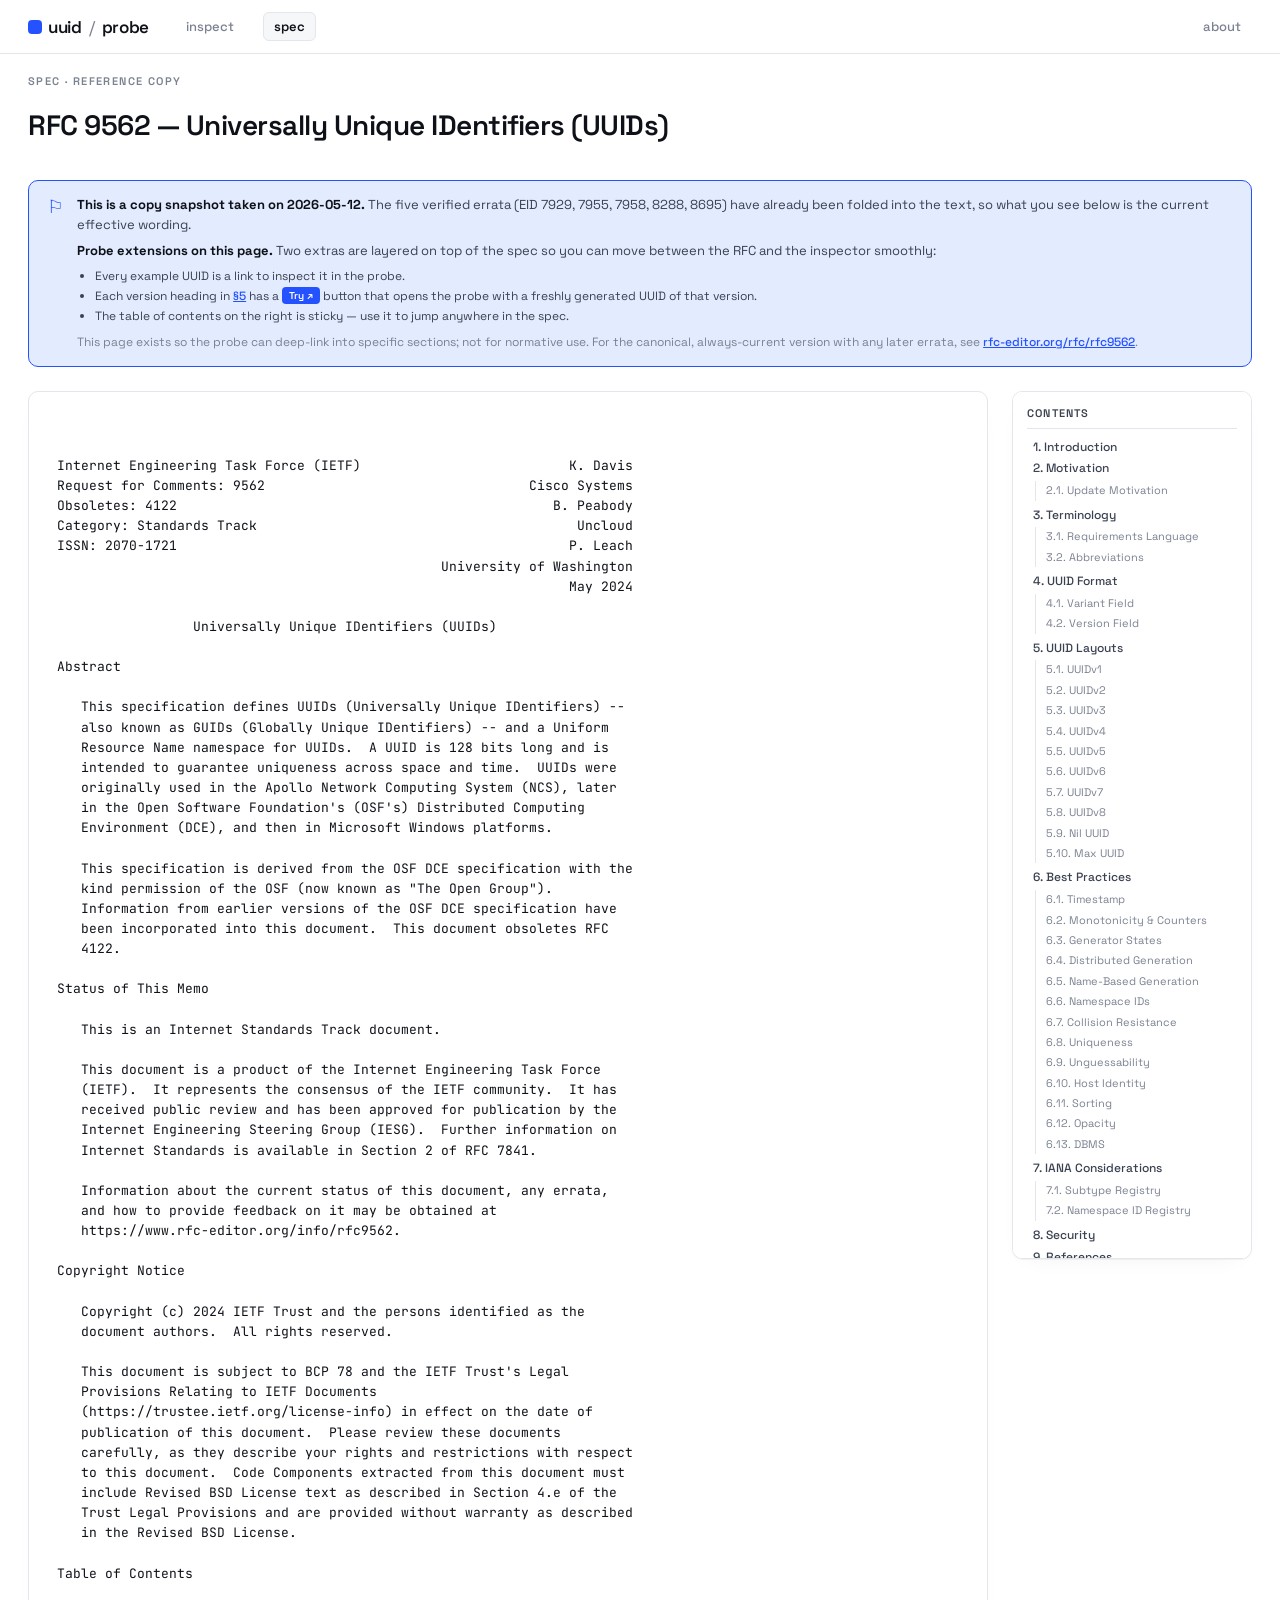
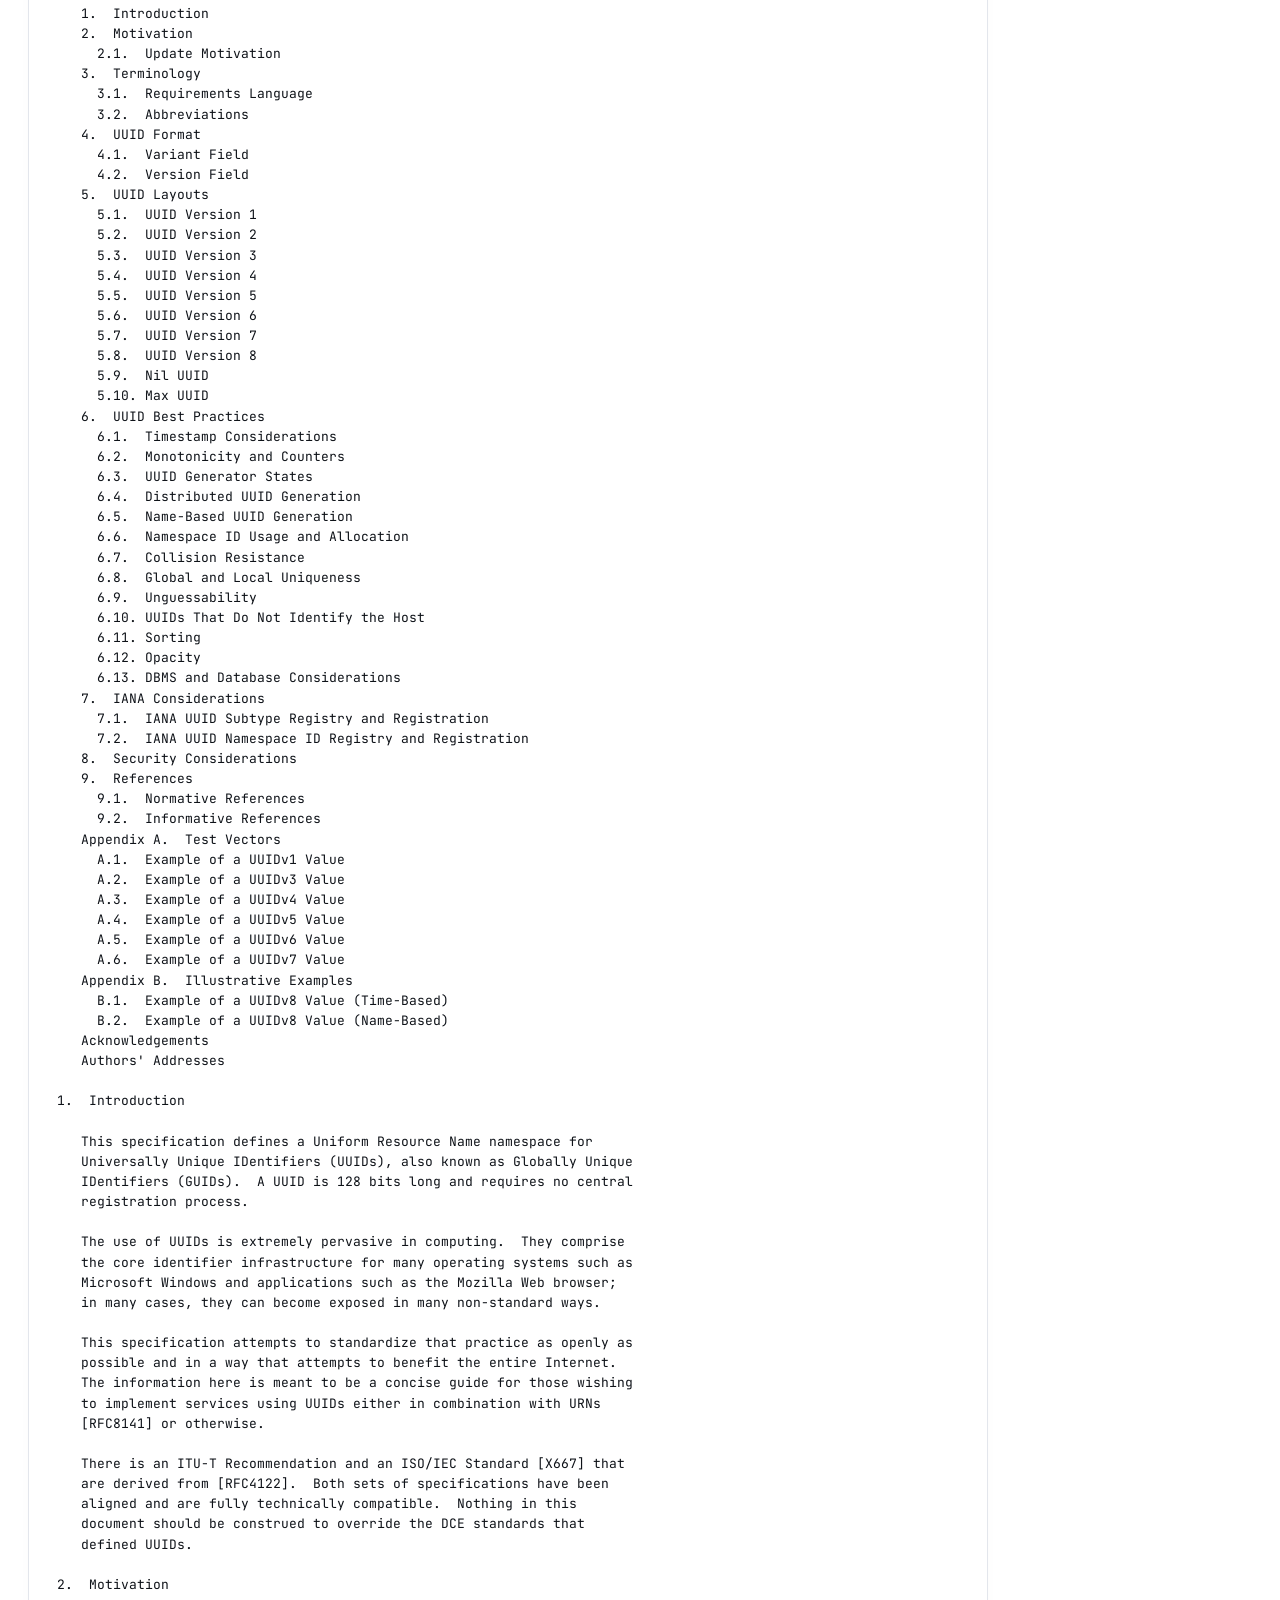
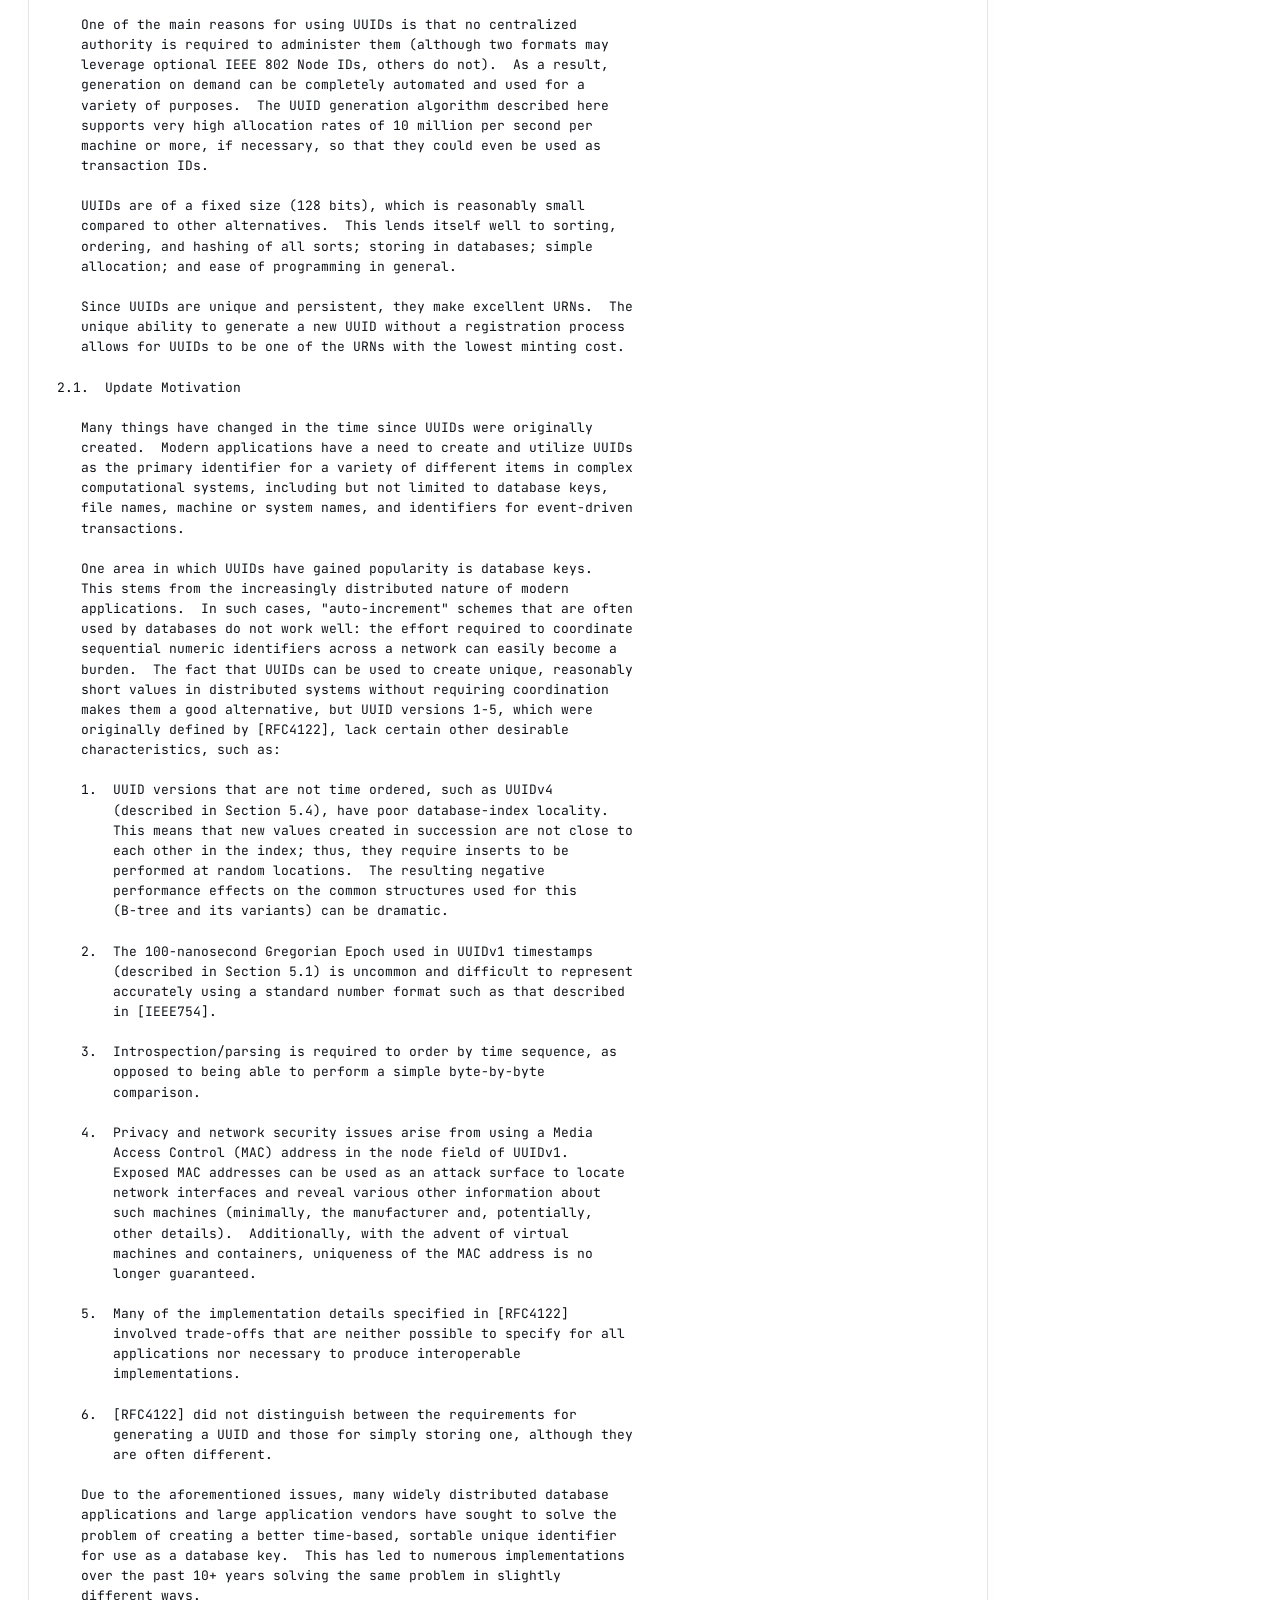
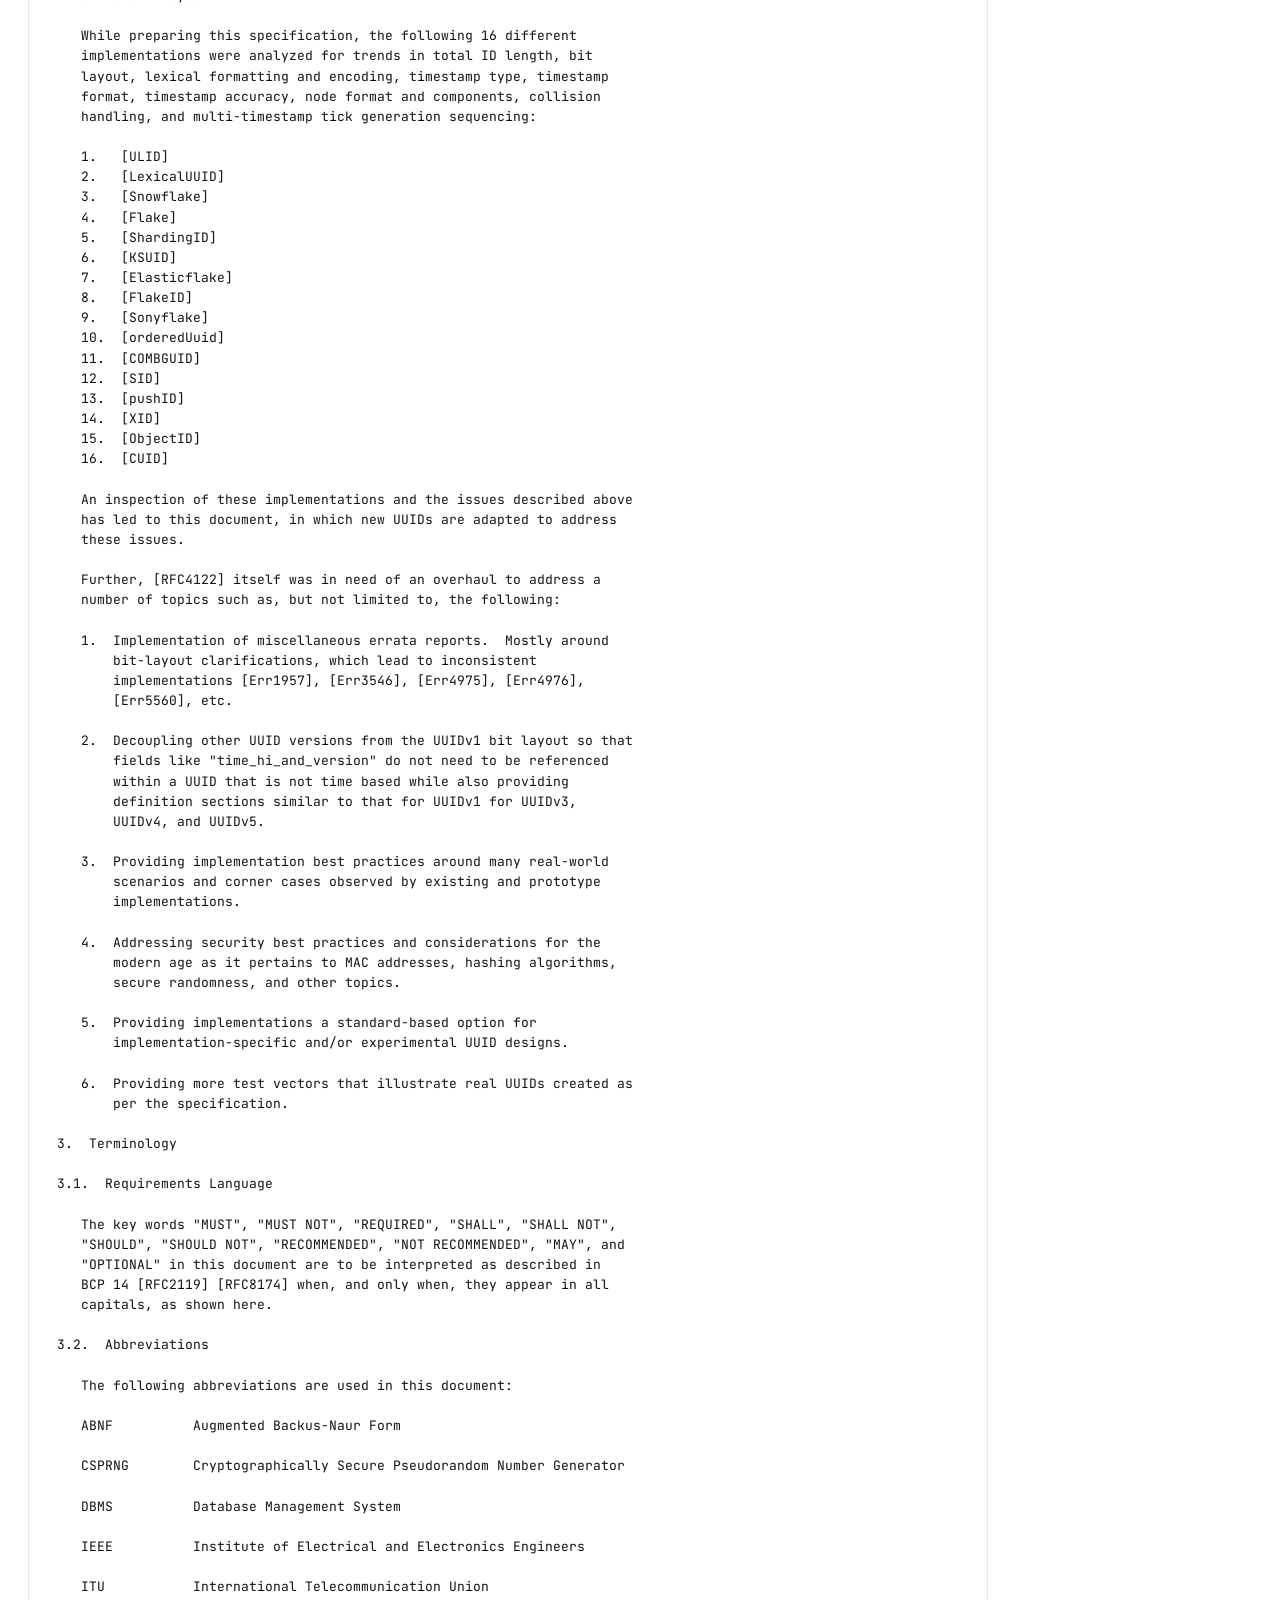
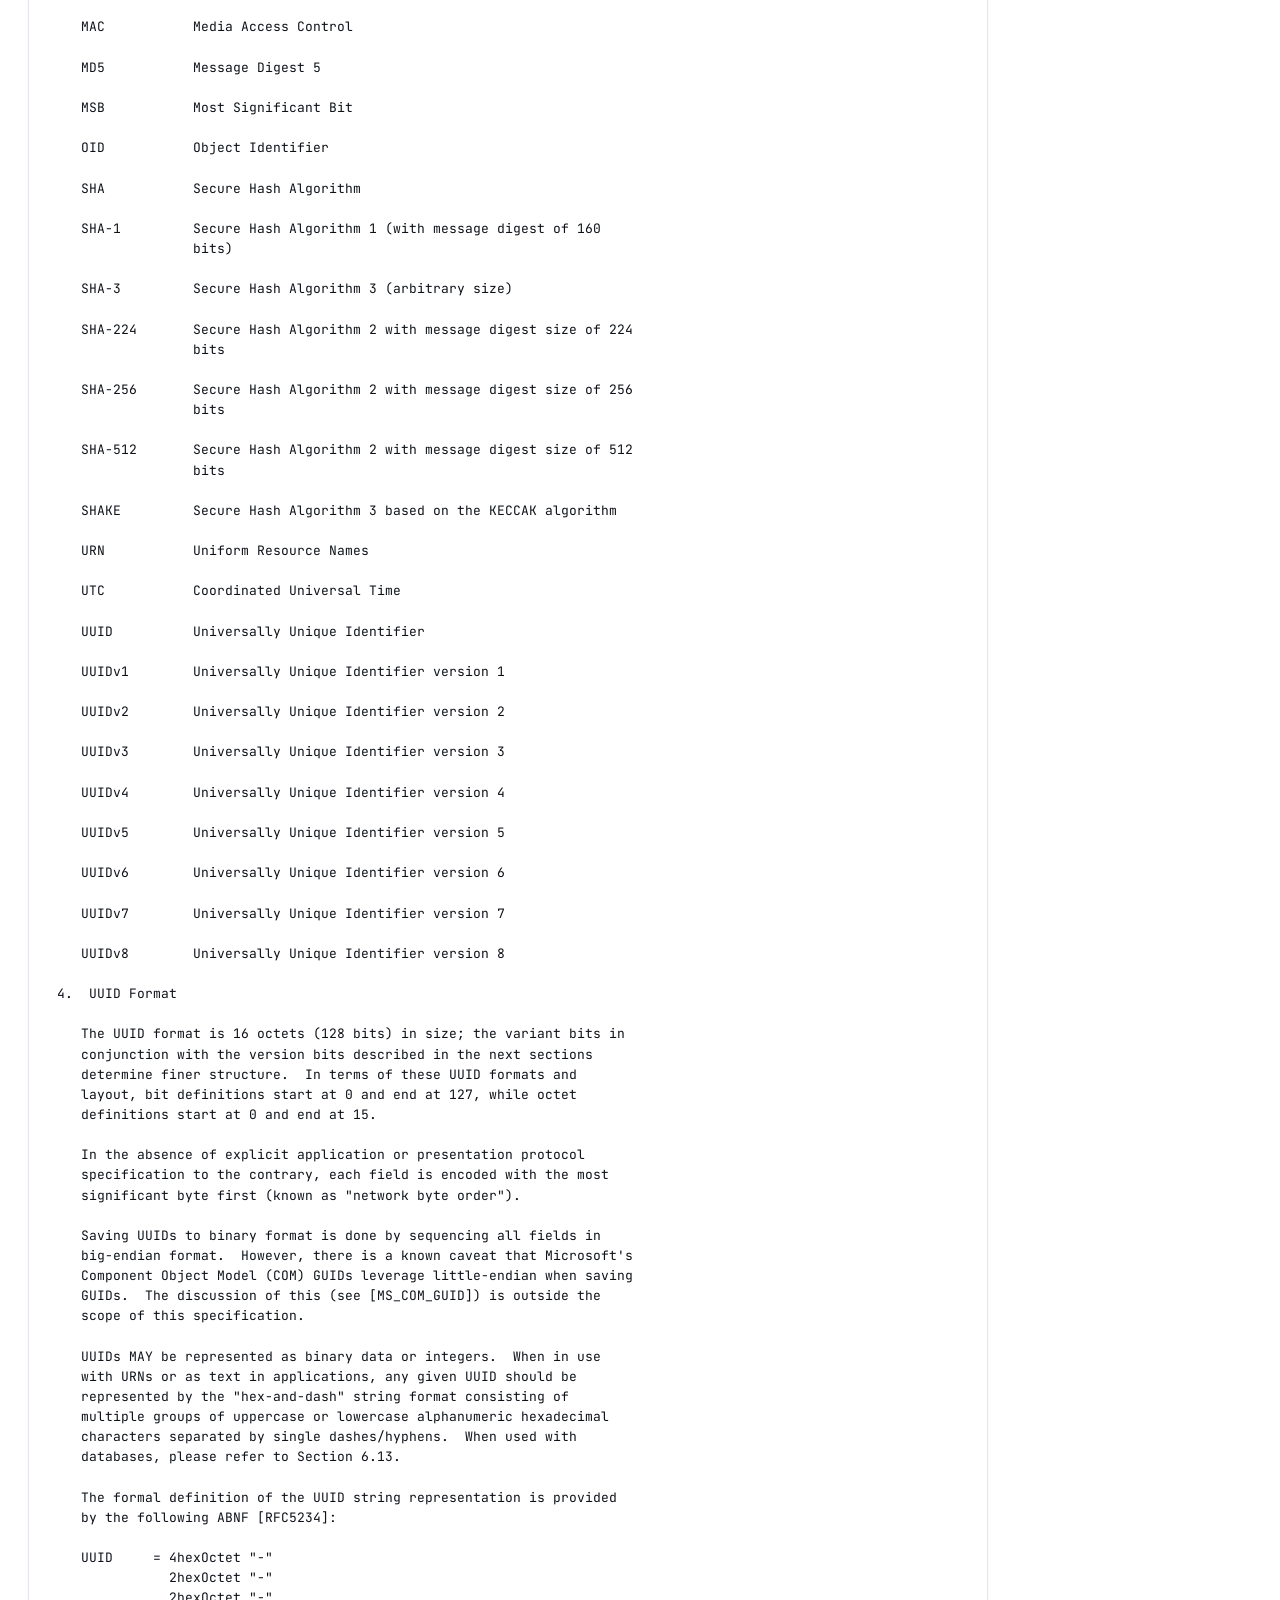
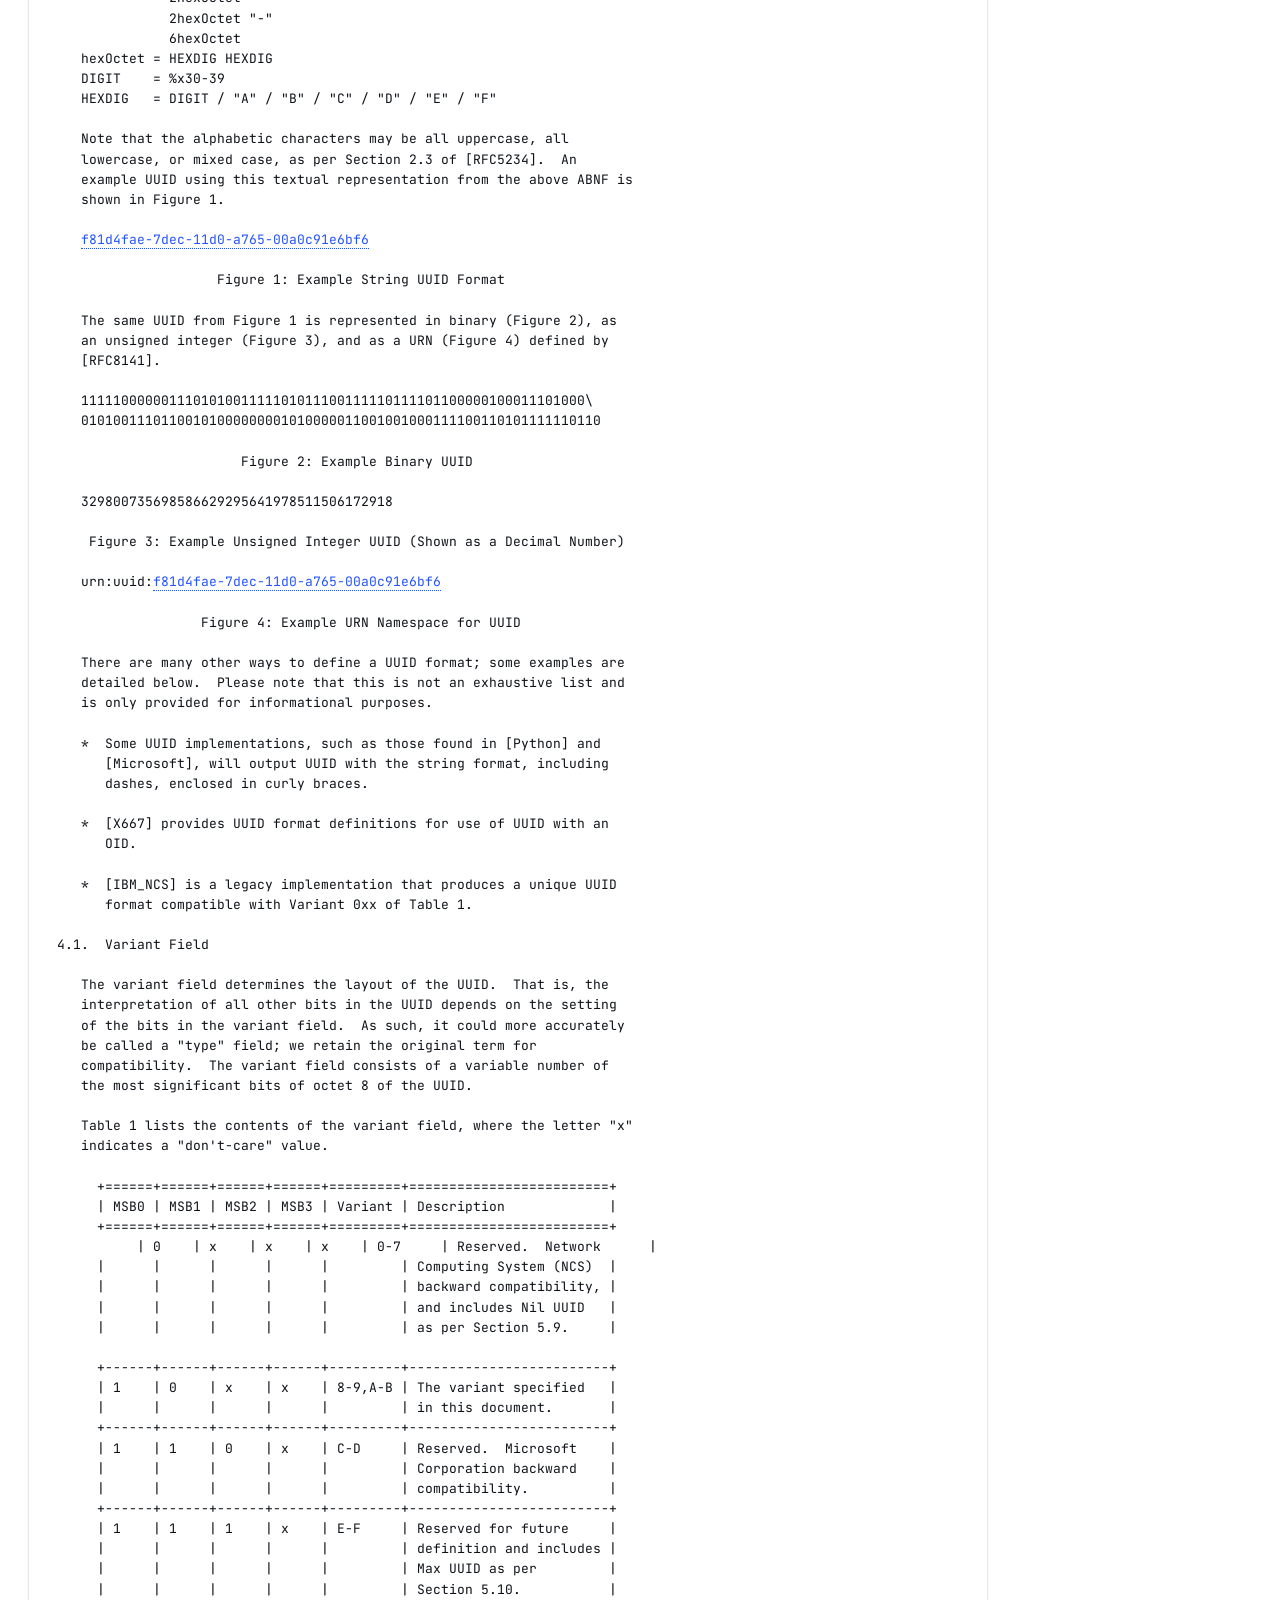
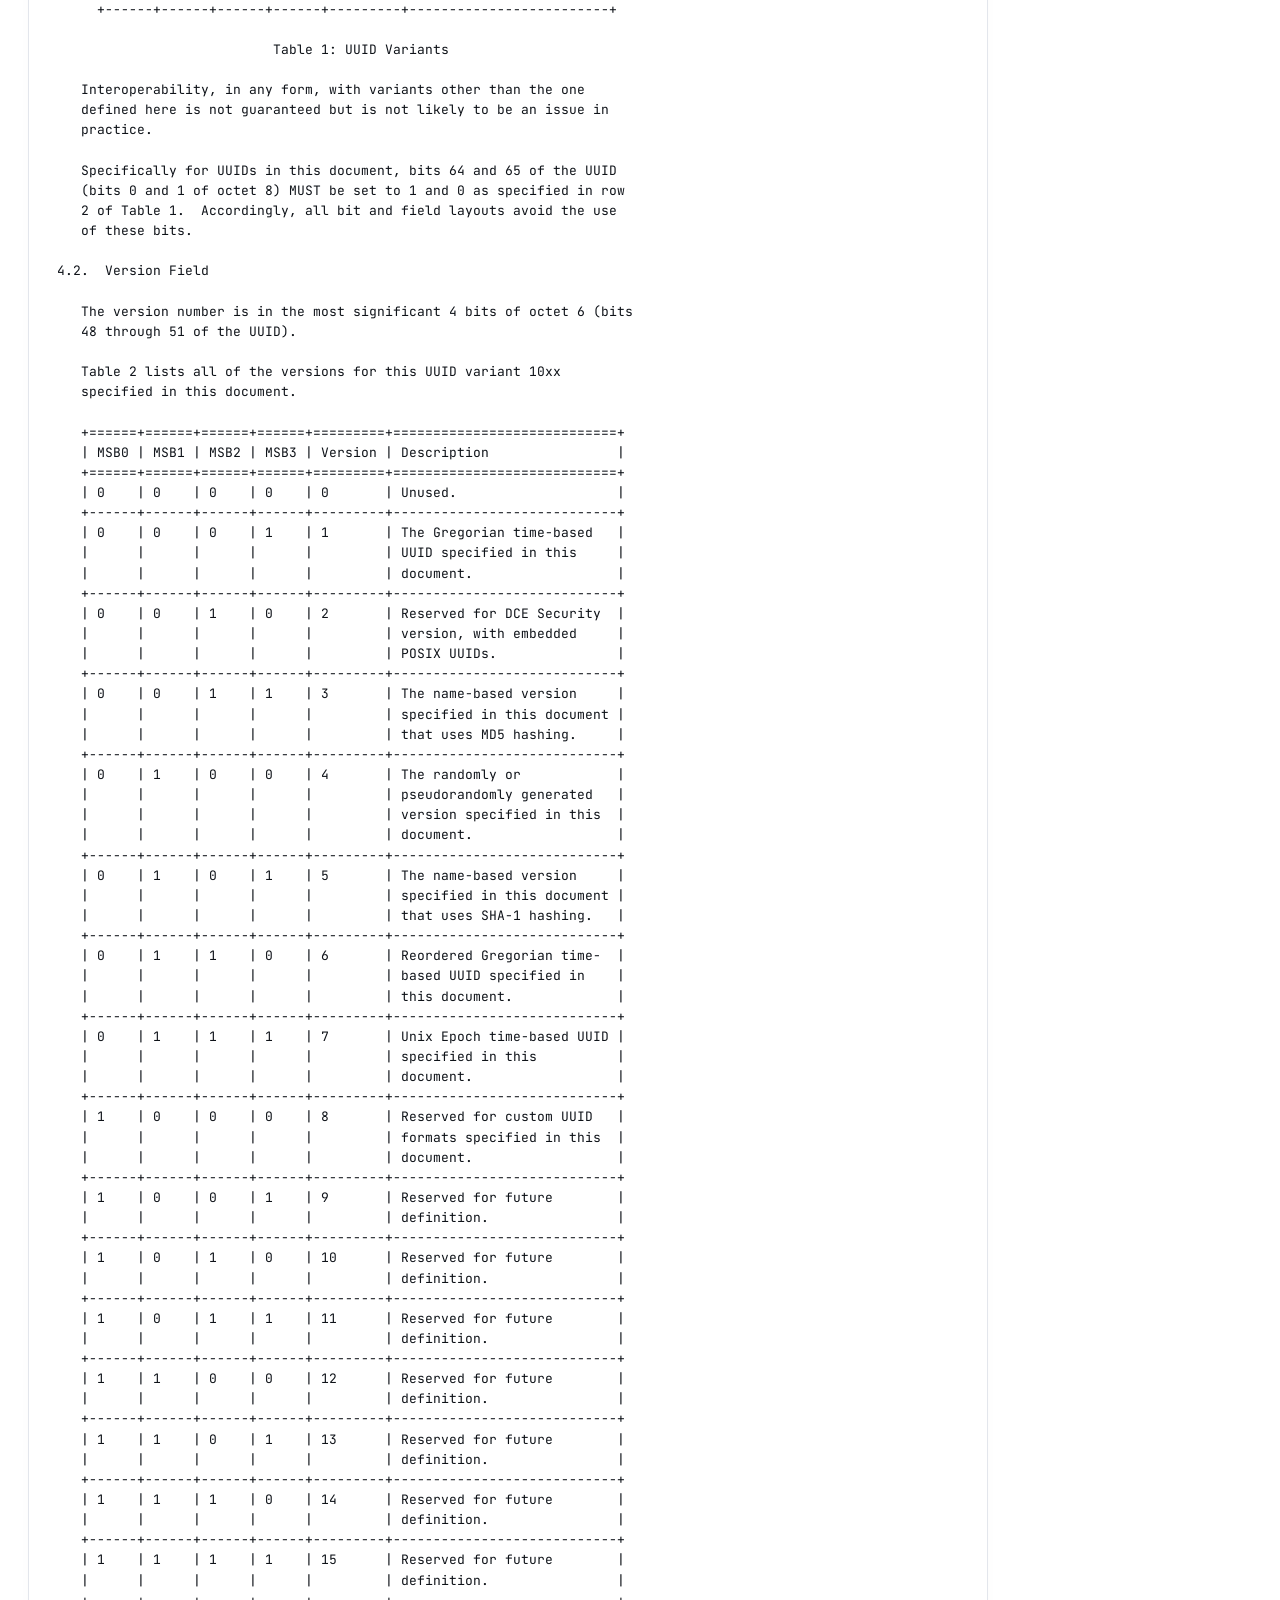
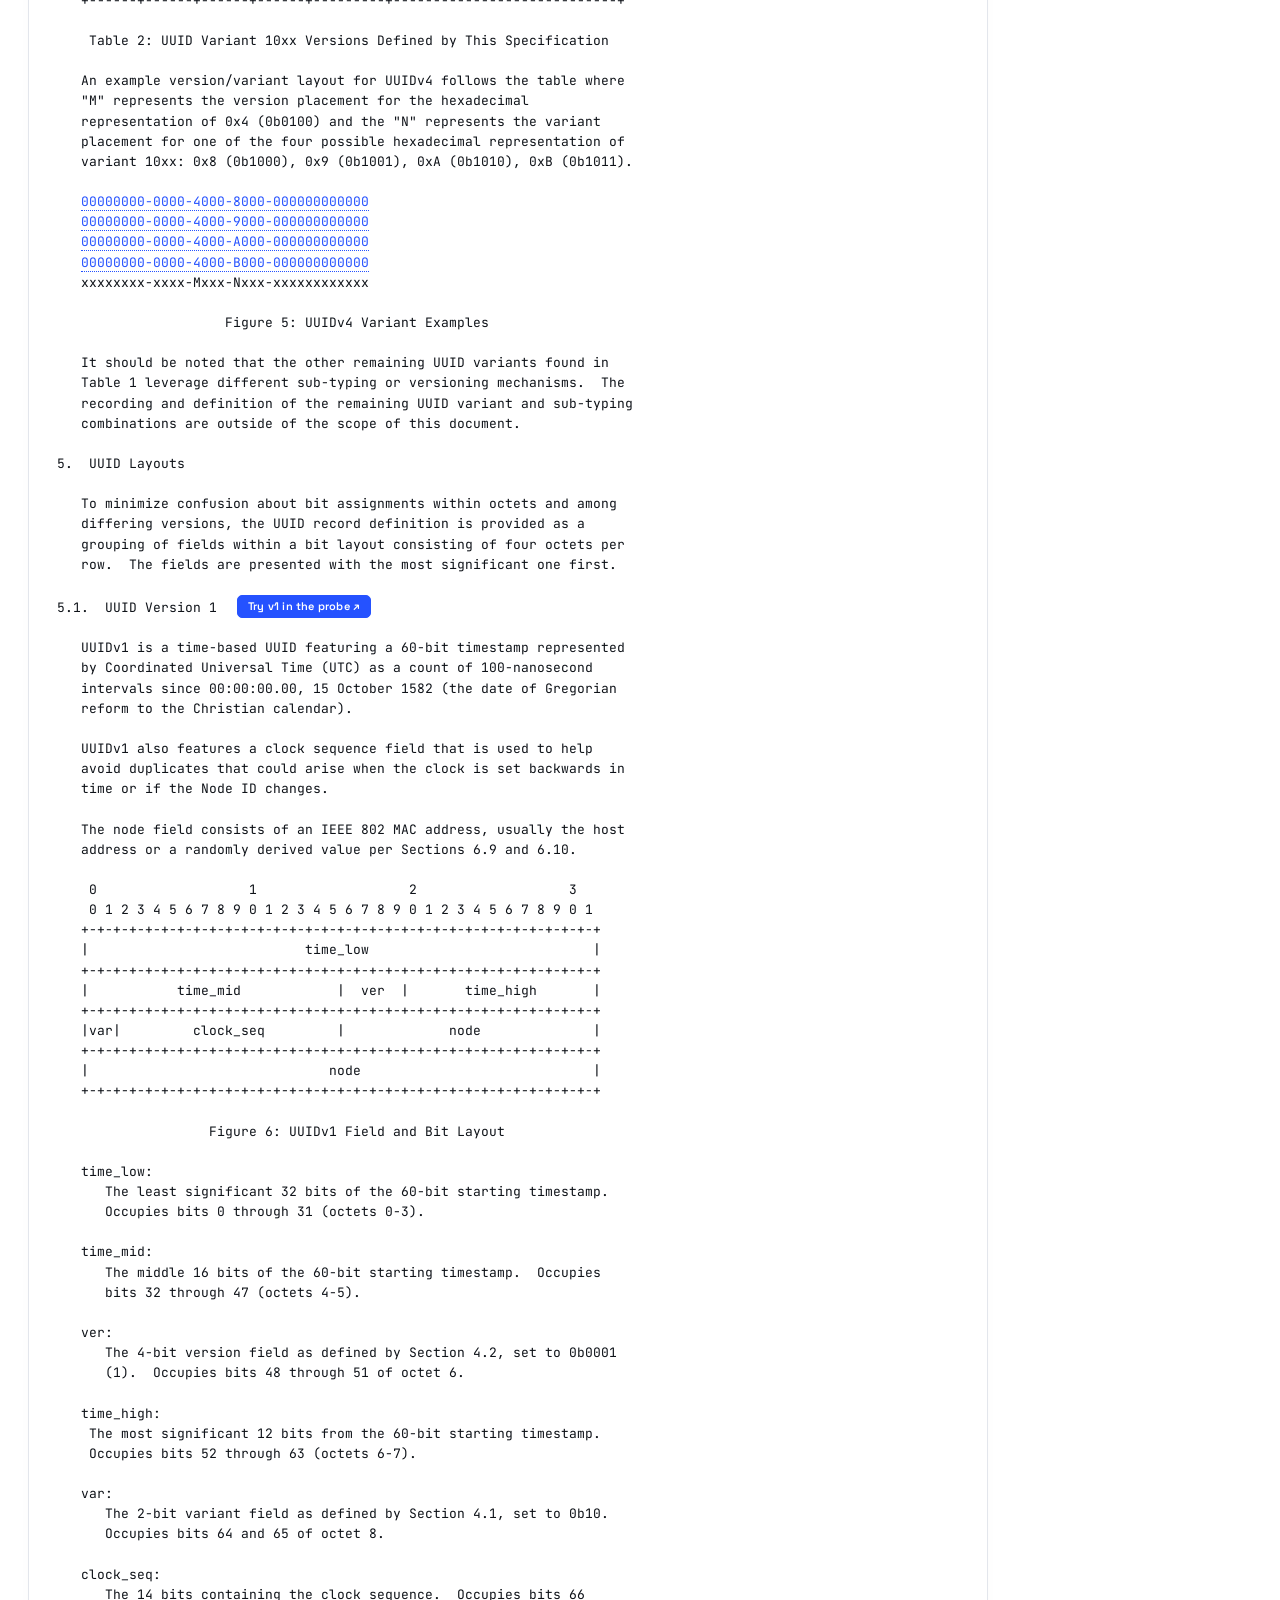
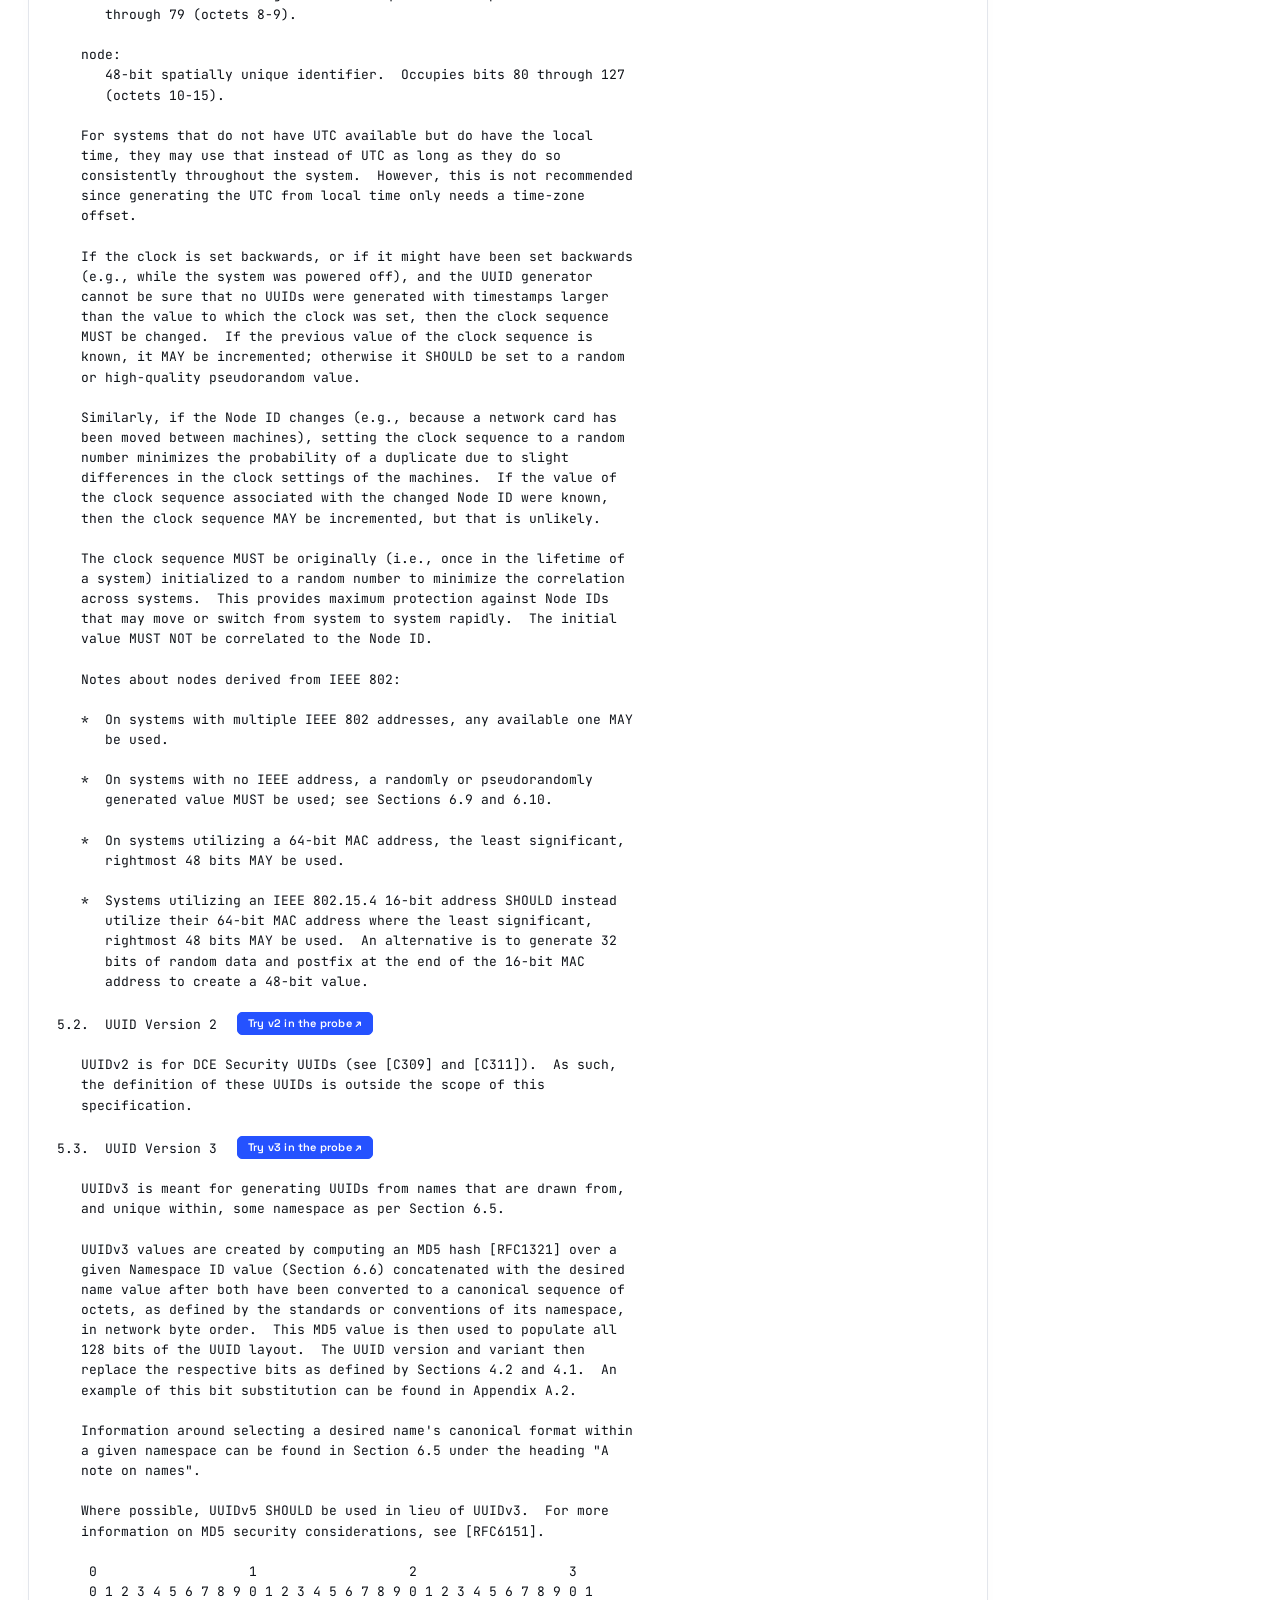
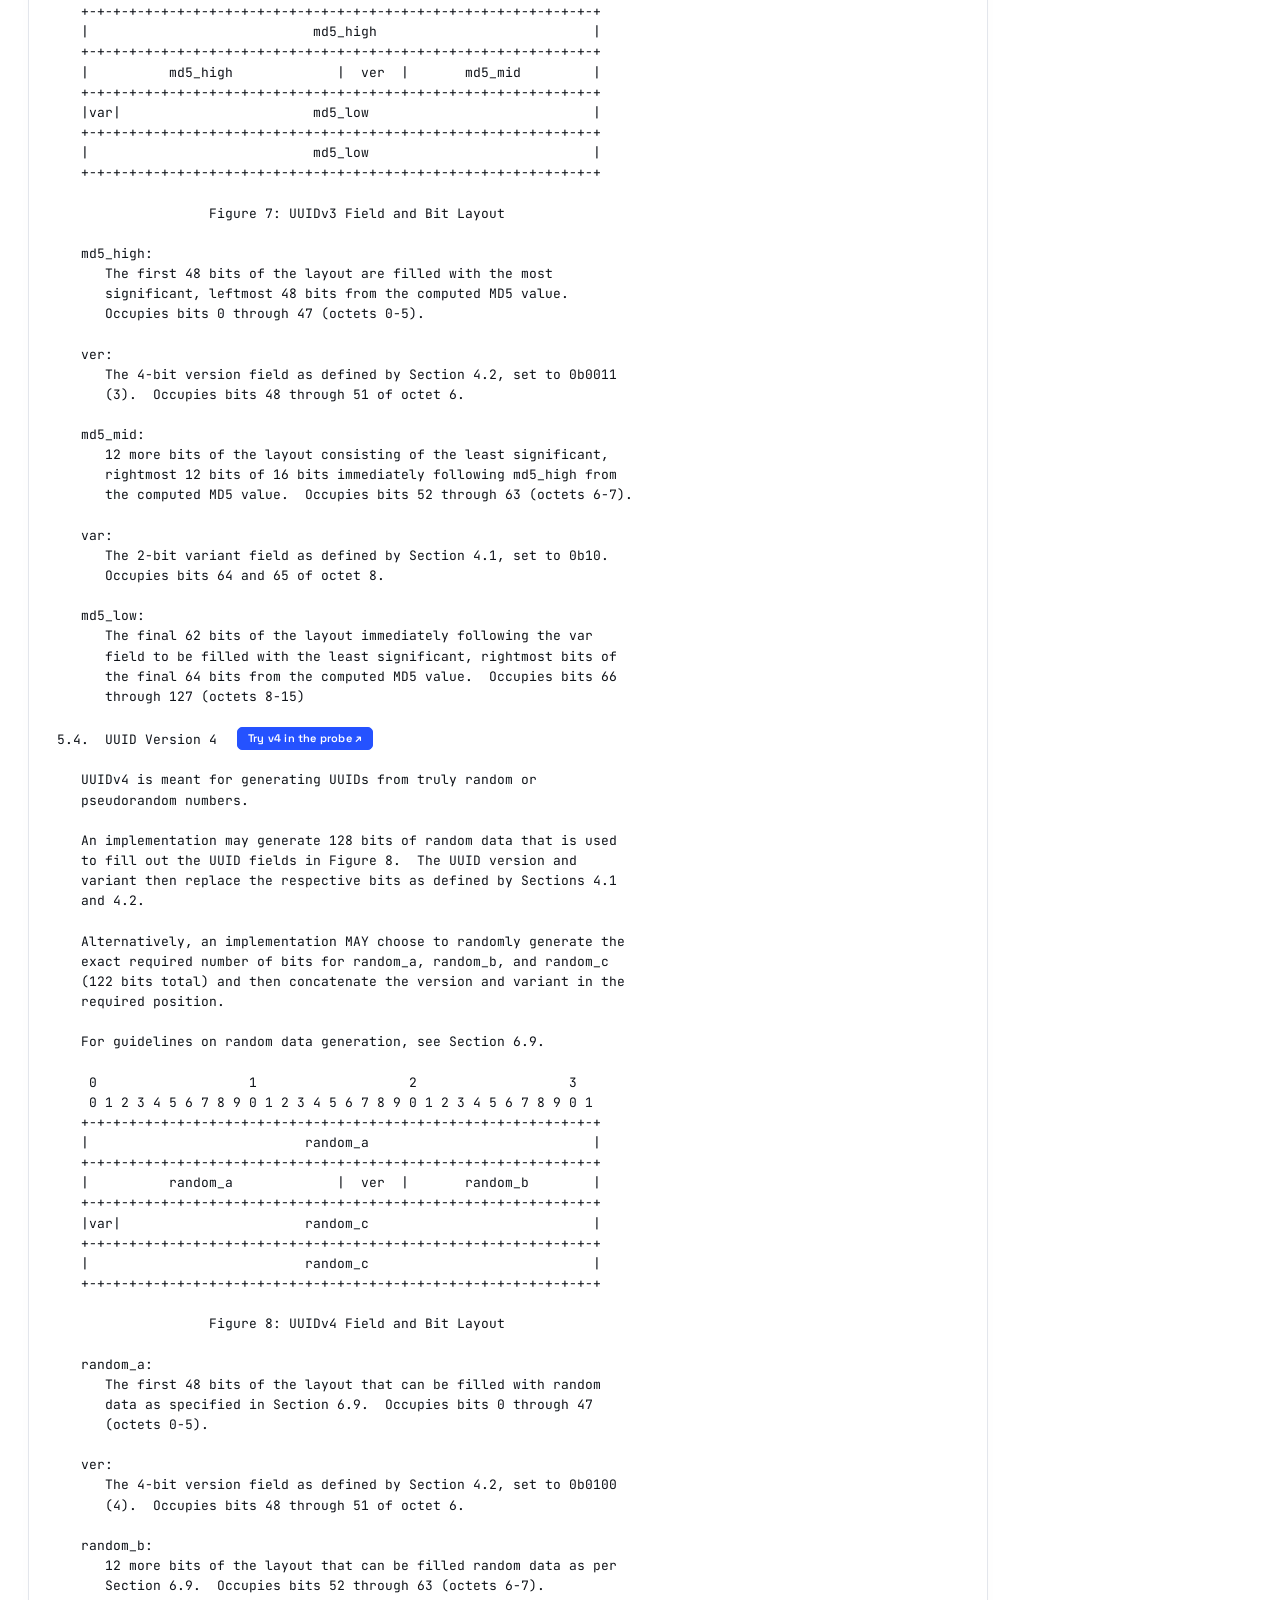
<file: rfc9562.html>
<!doctype html>
<html lang="en">
  <head>
    <meta charset="UTF-8" />
    <meta name="viewport" content="width=device-width, initial-scale=1.0" />
    <title>RFC 9562 · UUID Probe</title>
    <link rel="preconnect" href="https://fonts.googleapis.com" />
    <link rel="preconnect" href="https://fonts.gstatic.com" crossorigin />
    <link
      href="https://fonts.googleapis.com/css2?family=Space+Grotesk:wght@400;500;600;700&family=JetBrains+Mono:wght@400;500;600&display=swap"
      rel="stylesheet"
    />
    <link rel="stylesheet" href="studio.css" />
  </head>
  <body>
    <nav class="nav">
      <a class="nav__brand" href="index.html">
        <span class="nav__glyph"></span>uuid<span class="nav__slash">/</span
        >probe
      </a>
      <a class="nav__link" href="index.html">inspect</a>
      <a class="nav__link nav__link--current" href="rfc9562.html">spec</a>
      <div class="nav__spacer"></div>
      <a class="nav__link" href="index.html#about">about</a>
    </nav>

    <main class="spec">
      <header class="spec__head">
        <div>
          <div class="spec__eyebrow">Spec · Reference copy</div>
          <h1 class="spec__title">
            RFC 9562 — Universally Unique IDentifiers (UUIDs)
          </h1>
        </div>
      </header>

      <aside class="spec__banner">
        <span class="spec__banner-icon">⚐</span>
        <div>
          <p>
            <strong>This is a copy snapshot taken on 2026-05-12.</strong> The
            five verified errata (EID 7929, 7955, 7958, 8288, 8695) have already
            been folded into the text, so what you see below is the current
            effective wording.
          </p>
          <p>
            <strong>Probe extensions on this page.</strong> Two extras are
            layered on top of the spec so you can move between the RFC and the
            inspector smoothly:
          </p>
          <ul class="spec__banner-list">
            <li>Every example UUID is a link to inspect it in the probe.</li>
            <li>
              Each version heading in <a href="#section-5">§5</a> has a
              <span class="spec__try-demo">Try ↗</span> button that opens the
              probe with a freshly generated UUID of that version.
            </li>
            <li>
              The table of contents on the right is sticky — use it to jump
              anywhere in the spec.
            </li>
          </ul>
          <p class="t-ink3" style="font-size: 12px">
            This page exists so the probe can deep-link into specific sections;
            not for normative use. For the canonical, always-current version
            with any later errata, see
            <a
              href="https://www.rfc-editor.org/rfc/rfc9562"
              target="_blank"
              rel="noopener noreferrer"
              >rfc-editor.org/rfc/rfc9562</a
            >.
          </p>
        </div>
      </aside>

      <div class="spec__layout">
        <section class="spec__doc">
          <pre>
﻿

Internet Engineering Task Force (IETF)                          K. Davis
Request for Comments: 9562                                 Cisco Systems
Obsoletes: 4122                                               B. Peabody
Category: Standards Track                                        Uncloud
ISSN: 2070-1721                                                 P. Leach
                                                University of Washington
                                                                May 2024

                 Universally Unique IDentifiers (UUIDs)

Abstract

   This specification defines UUIDs (Universally Unique IDentifiers) --
   also known as GUIDs (Globally Unique IDentifiers) -- and a Uniform
   Resource Name namespace for UUIDs.  A UUID is 128 bits long and is
   intended to guarantee uniqueness across space and time.  UUIDs were
   originally used in the Apollo Network Computing System (NCS), later
   in the Open Software Foundation&#x27;s (OSF&#x27;s) Distributed Computing
   Environment (DCE), and then in Microsoft Windows platforms.

   This specification is derived from the OSF DCE specification with the
   kind permission of the OSF (now known as &quot;The Open Group&quot;).
   Information from earlier versions of the OSF DCE specification have
   been incorporated into this document.  This document obsoletes RFC
   4122.

Status of This Memo

   This is an Internet Standards Track document.

   This document is a product of the Internet Engineering Task Force
   (IETF).  It represents the consensus of the IETF community.  It has
   received public review and has been approved for publication by the
   Internet Engineering Steering Group (IESG).  Further information on
   Internet Standards is available in Section 2 of RFC 7841.

   Information about the current status of this document, any errata,
   and how to provide feedback on it may be obtained at
   https://www.rfc-editor.org/info/rfc9562.

Copyright Notice

   Copyright (c) 2024 IETF Trust and the persons identified as the
   document authors.  All rights reserved.

   This document is subject to BCP 78 and the IETF Trust&#x27;s Legal
   Provisions Relating to IETF Documents
   (https://trustee.ietf.org/license-info) in effect on the date of
   publication of this document.  Please review these documents
   carefully, as they describe your rights and restrictions with respect
   to this document.  Code Components extracted from this document must
   include Revised BSD License text as described in Section 4.e of the
   Trust Legal Provisions and are provided without warranty as described
   in the Revised BSD License.

Table of Contents

   1.  Introduction
   2.  Motivation
     2.1.  Update Motivation
   3.  Terminology
     3.1.  Requirements Language
     3.2.  Abbreviations
   4.  UUID Format
     4.1.  Variant Field
     4.2.  Version Field
   5.  UUID Layouts
     5.1.  UUID Version 1
     5.2.  UUID Version 2
     5.3.  UUID Version 3
     5.4.  UUID Version 4
     5.5.  UUID Version 5
     5.6.  UUID Version 6
     5.7.  UUID Version 7
     5.8.  UUID Version 8
     5.9.  Nil UUID
     5.10. Max UUID
   6.  UUID Best Practices
     6.1.  Timestamp Considerations
     6.2.  Monotonicity and Counters
     6.3.  UUID Generator States
     6.4.  Distributed UUID Generation
     6.5.  Name-Based UUID Generation
     6.6.  Namespace ID Usage and Allocation
     6.7.  Collision Resistance
     6.8.  Global and Local Uniqueness
     6.9.  Unguessability
     6.10. UUIDs That Do Not Identify the Host
     6.11. Sorting
     6.12. Opacity
     6.13. DBMS and Database Considerations
   7.  IANA Considerations
     7.1.  IANA UUID Subtype Registry and Registration
     7.2.  IANA UUID Namespace ID Registry and Registration
   8.  Security Considerations
   9.  References
     9.1.  Normative References
     9.2.  Informative References
   Appendix A.  Test Vectors
     A.1.  Example of a UUIDv1 Value
     A.2.  Example of a UUIDv3 Value
     A.3.  Example of a UUIDv4 Value
     A.4.  Example of a UUIDv5 Value
     A.5.  Example of a UUIDv6 Value
     A.6.  Example of a UUIDv7 Value
   Appendix B.  Illustrative Examples
     B.1.  Example of a UUIDv8 Value (Time-Based)
     B.2.  Example of a UUIDv8 Value (Name-Based)
   Acknowledgements
   Authors&#x27; Addresses

<a class="anchor" id="section-1"></a>1.  Introduction

   This specification defines a Uniform Resource Name namespace for
   Universally Unique IDentifiers (UUIDs), also known as Globally Unique
   IDentifiers (GUIDs).  A UUID is 128 bits long and requires no central
   registration process.

   The use of UUIDs is extremely pervasive in computing.  They comprise
   the core identifier infrastructure for many operating systems such as
   Microsoft Windows and applications such as the Mozilla Web browser;
   in many cases, they can become exposed in many non-standard ways.

   This specification attempts to standardize that practice as openly as
   possible and in a way that attempts to benefit the entire Internet.
   The information here is meant to be a concise guide for those wishing
   to implement services using UUIDs either in combination with URNs
   [RFC8141] or otherwise.

   There is an ITU-T Recommendation and an ISO/IEC Standard [X667] that
   are derived from [RFC4122].  Both sets of specifications have been
   aligned and are fully technically compatible.  Nothing in this
   document should be construed to override the DCE standards that
   defined UUIDs.

<a class="anchor" id="section-2"></a>2.  Motivation

   One of the main reasons for using UUIDs is that no centralized
   authority is required to administer them (although two formats may
   leverage optional IEEE 802 Node IDs, others do not).  As a result,
   generation on demand can be completely automated and used for a
   variety of purposes.  The UUID generation algorithm described here
   supports very high allocation rates of 10 million per second per
   machine or more, if necessary, so that they could even be used as
   transaction IDs.

   UUIDs are of a fixed size (128 bits), which is reasonably small
   compared to other alternatives.  This lends itself well to sorting,
   ordering, and hashing of all sorts; storing in databases; simple
   allocation; and ease of programming in general.

   Since UUIDs are unique and persistent, they make excellent URNs.  The
   unique ability to generate a new UUID without a registration process
   allows for UUIDs to be one of the URNs with the lowest minting cost.

<a class="anchor" id="section-2-1"></a>2.1.  Update Motivation

   Many things have changed in the time since UUIDs were originally
   created.  Modern applications have a need to create and utilize UUIDs
   as the primary identifier for a variety of different items in complex
   computational systems, including but not limited to database keys,
   file names, machine or system names, and identifiers for event-driven
   transactions.

   One area in which UUIDs have gained popularity is database keys.
   This stems from the increasingly distributed nature of modern
   applications.  In such cases, &quot;auto-increment&quot; schemes that are often
   used by databases do not work well: the effort required to coordinate
   sequential numeric identifiers across a network can easily become a
   burden.  The fact that UUIDs can be used to create unique, reasonably
   short values in distributed systems without requiring coordination
   makes them a good alternative, but UUID versions 1-5, which were
   originally defined by [RFC4122], lack certain other desirable
   characteristics, such as:

   1.  UUID versions that are not time ordered, such as UUIDv4
       (described in Section 5.4), have poor database-index locality.
       This means that new values created in succession are not close to
       each other in the index; thus, they require inserts to be
       performed at random locations.  The resulting negative
       performance effects on the common structures used for this
       (B-tree and its variants) can be dramatic.

   2.  The 100-nanosecond Gregorian Epoch used in UUIDv1 timestamps
       (described in Section 5.1) is uncommon and difficult to represent
       accurately using a standard number format such as that described
       in [IEEE754].

   3.  Introspection/parsing is required to order by time sequence, as
       opposed to being able to perform a simple byte-by-byte
       comparison.

   4.  Privacy and network security issues arise from using a Media
       Access Control (MAC) address in the node field of UUIDv1.
       Exposed MAC addresses can be used as an attack surface to locate
       network interfaces and reveal various other information about
       such machines (minimally, the manufacturer and, potentially,
       other details).  Additionally, with the advent of virtual
       machines and containers, uniqueness of the MAC address is no
       longer guaranteed.

   5.  Many of the implementation details specified in [RFC4122]
       involved trade-offs that are neither possible to specify for all
       applications nor necessary to produce interoperable
       implementations.

   6.  [RFC4122] did not distinguish between the requirements for
       generating a UUID and those for simply storing one, although they
       are often different.

   Due to the aforementioned issues, many widely distributed database
   applications and large application vendors have sought to solve the
   problem of creating a better time-based, sortable unique identifier
   for use as a database key.  This has led to numerous implementations
   over the past 10+ years solving the same problem in slightly
   different ways.

   While preparing this specification, the following 16 different
   implementations were analyzed for trends in total ID length, bit
   layout, lexical formatting and encoding, timestamp type, timestamp
   format, timestamp accuracy, node format and components, collision
   handling, and multi-timestamp tick generation sequencing:

   1.   [ULID]
   2.   [LexicalUUID]
   3.   [Snowflake]
   4.   [Flake]
   5.   [ShardingID]
   6.   [KSUID]
   7.   [Elasticflake]
   8.   [FlakeID]
   9.   [Sonyflake]
   10.  [orderedUuid]
   11.  [COMBGUID]
   12.  [SID]
   13.  [pushID]
   14.  [XID]
   15.  [ObjectID]
   16.  [CUID]

   An inspection of these implementations and the issues described above
   has led to this document, in which new UUIDs are adapted to address
   these issues.

   Further, [RFC4122] itself was in need of an overhaul to address a
   number of topics such as, but not limited to, the following:

   1.  Implementation of miscellaneous errata reports.  Mostly around
       bit-layout clarifications, which lead to inconsistent
       implementations [Err1957], [Err3546], [Err4975], [Err4976],
       [Err5560], etc.

   2.  Decoupling other UUID versions from the UUIDv1 bit layout so that
       fields like &quot;time_hi_and_version&quot; do not need to be referenced
       within a UUID that is not time based while also providing
       definition sections similar to that for UUIDv1 for UUIDv3,
       UUIDv4, and UUIDv5.

   3.  Providing implementation best practices around many real-world
       scenarios and corner cases observed by existing and prototype
       implementations.

   4.  Addressing security best practices and considerations for the
       modern age as it pertains to MAC addresses, hashing algorithms,
       secure randomness, and other topics.

   5.  Providing implementations a standard-based option for
       implementation-specific and/or experimental UUID designs.

   6.  Providing more test vectors that illustrate real UUIDs created as
       per the specification.

<a class="anchor" id="section-3"></a>3.  Terminology

<a class="anchor" id="section-3-1"></a>3.1.  Requirements Language

   The key words &quot;MUST&quot;, &quot;MUST NOT&quot;, &quot;REQUIRED&quot;, &quot;SHALL&quot;, &quot;SHALL NOT&quot;,
   &quot;SHOULD&quot;, &quot;SHOULD NOT&quot;, &quot;RECOMMENDED&quot;, &quot;NOT RECOMMENDED&quot;, &quot;MAY&quot;, and
   &quot;OPTIONAL&quot; in this document are to be interpreted as described in
   BCP 14 [RFC2119] [RFC8174] when, and only when, they appear in all
   capitals, as shown here.

<a class="anchor" id="section-3-2"></a>3.2.  Abbreviations

   The following abbreviations are used in this document:

   ABNF          Augmented Backus-Naur Form

   CSPRNG        Cryptographically Secure Pseudorandom Number Generator

   DBMS          Database Management System

   IEEE          Institute of Electrical and Electronics Engineers

   ITU           International Telecommunication Union

   MAC           Media Access Control

   MD5           Message Digest 5

   MSB           Most Significant Bit

   OID           Object Identifier

   SHA           Secure Hash Algorithm

   SHA-1         Secure Hash Algorithm 1 (with message digest of 160
                 bits)

   SHA-3         Secure Hash Algorithm 3 (arbitrary size)

   SHA-224       Secure Hash Algorithm 2 with message digest size of 224
                 bits

   SHA-256       Secure Hash Algorithm 2 with message digest size of 256
                 bits

   SHA-512       Secure Hash Algorithm 2 with message digest size of 512
                 bits

   SHAKE         Secure Hash Algorithm 3 based on the KECCAK algorithm

   URN           Uniform Resource Names

   UTC           Coordinated Universal Time

   UUID          Universally Unique Identifier

   UUIDv1        Universally Unique Identifier version 1

   UUIDv2        Universally Unique Identifier version 2

   UUIDv3        Universally Unique Identifier version 3

   UUIDv4        Universally Unique Identifier version 4

   UUIDv5        Universally Unique Identifier version 5

   UUIDv6        Universally Unique Identifier version 6

   UUIDv7        Universally Unique Identifier version 7

   UUIDv8        Universally Unique Identifier version 8

<a class="anchor" id="section-4"></a>4.  UUID Format

   The UUID format is 16 octets (128 bits) in size; the variant bits in
   conjunction with the version bits described in the next sections
   determine finer structure.  In terms of these UUID formats and
   layout, bit definitions start at 0 and end at 127, while octet
   definitions start at 0 and end at 15.

   In the absence of explicit application or presentation protocol
   specification to the contrary, each field is encoded with the most
   significant byte first (known as &quot;network byte order&quot;).

   Saving UUIDs to binary format is done by sequencing all fields in
   big-endian format.  However, there is a known caveat that Microsoft&#x27;s
   Component Object Model (COM) GUIDs leverage little-endian when saving
   GUIDs.  The discussion of this (see [MS_COM_GUID]) is outside the
   scope of this specification.

   UUIDs MAY be represented as binary data or integers.  When in use
   with URNs or as text in applications, any given UUID should be
   represented by the &quot;hex-and-dash&quot; string format consisting of
   multiple groups of uppercase or lowercase alphanumeric hexadecimal
   characters separated by single dashes/hyphens.  When used with
   databases, please refer to Section 6.13.

   The formal definition of the UUID string representation is provided
   by the following ABNF [RFC5234]:

   UUID     = 4hexOctet &quot;-&quot;
              2hexOctet &quot;-&quot;
              2hexOctet &quot;-&quot;
              2hexOctet &quot;-&quot;
              6hexOctet
   hexOctet = HEXDIG HEXDIG
   DIGIT    = %x30-39
   HEXDIG   = DIGIT / &quot;A&quot; / &quot;B&quot; / &quot;C&quot; / &quot;D&quot; / &quot;E&quot; / &quot;F&quot;

   Note that the alphabetic characters may be all uppercase, all
   lowercase, or mixed case, as per Section 2.3 of [RFC5234].  An
   example UUID using this textual representation from the above ABNF is
   shown in Figure 1.

   <a class="spec__uuid" href="index.html?uuid=f81d4fae-7dec-11d0-a765-00a0c91e6bf6" data-tt="Inspect in probe ↗">f81d4fae-7dec-11d0-a765-00a0c91e6bf6</a>

                    Figure 1: Example String UUID Format

   The same UUID from Figure 1 is represented in binary (Figure 2), as
   an unsigned integer (Figure 3), and as a URN (Figure 4) defined by
   [RFC8141].

   111110000001110101001111101011100111110111101100000100011101000\
   01010011101100101000000001010000011001001000111100110101111110110

                       Figure 2: Example Binary UUID

   329800735698586629295641978511506172918

    Figure 3: Example Unsigned Integer UUID (Shown as a Decimal Number)

   urn:uuid:<a class="spec__uuid" href="index.html?uuid=f81d4fae-7dec-11d0-a765-00a0c91e6bf6" data-tt="Inspect in probe ↗">f81d4fae-7dec-11d0-a765-00a0c91e6bf6</a>

                  Figure 4: Example URN Namespace for UUID

   There are many other ways to define a UUID format; some examples are
   detailed below.  Please note that this is not an exhaustive list and
   is only provided for informational purposes.

   *  Some UUID implementations, such as those found in [Python] and
      [Microsoft], will output UUID with the string format, including
      dashes, enclosed in curly braces.

   *  [X667] provides UUID format definitions for use of UUID with an
      OID.

   *  [IBM_NCS] is a legacy implementation that produces a unique UUID
      format compatible with Variant 0xx of Table 1.

<a class="anchor" id="section-4-1"></a>4.1.  Variant Field

   The variant field determines the layout of the UUID.  That is, the
   interpretation of all other bits in the UUID depends on the setting
   of the bits in the variant field.  As such, it could more accurately
   be called a &quot;type&quot; field; we retain the original term for
   compatibility.  The variant field consists of a variable number of
   the most significant bits of octet 8 of the UUID.

   Table 1 lists the contents of the variant field, where the letter &quot;x&quot;
   indicates a &quot;don&#x27;t-care&quot; value.

     +======+======+======+======+=========+=========================+
     | MSB0 | MSB1 | MSB2 | MSB3 | Variant | Description             |
     +======+======+======+======+=========+=========================+
          | 0    | x    | x    | x    | 0-7     | Reserved.  Network      | 
     |      |      |      |      |         | Computing System (NCS)  |
     |      |      |      |      |         | backward compatibility, |
     |      |      |      |      |         | and includes Nil UUID   |
     |      |      |      |      |         | as per Section 5.9.     |

     +------+------+------+------+---------+-------------------------+
     | 1    | 0    | x    | x    | 8-9,A-B | The variant specified   |
     |      |      |      |      |         | in this document.       |
     +------+------+------+------+---------+-------------------------+
     | 1    | 1    | 0    | x    | C-D     | Reserved.  Microsoft    |
     |      |      |      |      |         | Corporation backward    |
     |      |      |      |      |         | compatibility.          |
     +------+------+------+------+---------+-------------------------+
     | 1    | 1    | 1    | x    | E-F     | Reserved for future     |
     |      |      |      |      |         | definition and includes |
     |      |      |      |      |         | Max UUID as per         |
     |      |      |      |      |         | Section 5.10.           |
     +------+------+------+------+---------+-------------------------+

                           Table 1: UUID Variants

   Interoperability, in any form, with variants other than the one
   defined here is not guaranteed but is not likely to be an issue in
   practice.

   Specifically for UUIDs in this document, bits 64 and 65 of the UUID
   (bits 0 and 1 of octet 8) MUST be set to 1 and 0 as specified in row
   2 of Table 1.  Accordingly, all bit and field layouts avoid the use
   of these bits.

<a class="anchor" id="section-4-2"></a>4.2.  Version Field

   The version number is in the most significant 4 bits of octet 6 (bits
   48 through 51 of the UUID).

   Table 2 lists all of the versions for this UUID variant 10xx
   specified in this document.

   +======+======+======+======+=========+============================+
   | MSB0 | MSB1 | MSB2 | MSB3 | Version | Description                |
   +======+======+======+======+=========+============================+
   | 0    | 0    | 0    | 0    | 0       | Unused.                    |
   +------+------+------+------+---------+----------------------------+
   | 0    | 0    | 0    | 1    | 1       | The Gregorian time-based   |
   |      |      |      |      |         | UUID specified in this     |
   |      |      |      |      |         | document.                  |
   +------+------+------+------+---------+----------------------------+
   | 0    | 0    | 1    | 0    | 2       | Reserved for DCE Security  |
   |      |      |      |      |         | version, with embedded     |
   |      |      |      |      |         | POSIX UUIDs.               |
   +------+------+------+------+---------+----------------------------+
   | 0    | 0    | 1    | 1    | 3       | The name-based version     |
   |      |      |      |      |         | specified in this document |
   |      |      |      |      |         | that uses MD5 hashing.     |
   +------+------+------+------+---------+----------------------------+
   | 0    | 1    | 0    | 0    | 4       | The randomly or            |
   |      |      |      |      |         | pseudorandomly generated   |
   |      |      |      |      |         | version specified in this  |
   |      |      |      |      |         | document.                  |
   +------+------+------+------+---------+----------------------------+
   | 0    | 1    | 0    | 1    | 5       | The name-based version     |
   |      |      |      |      |         | specified in this document |
   |      |      |      |      |         | that uses SHA-1 hashing.   |
   +------+------+------+------+---------+----------------------------+
   | 0    | 1    | 1    | 0    | 6       | Reordered Gregorian time-  |
   |      |      |      |      |         | based UUID specified in    |
   |      |      |      |      |         | this document.             |
   +------+------+------+------+---------+----------------------------+
   | 0    | 1    | 1    | 1    | 7       | Unix Epoch time-based UUID |
   |      |      |      |      |         | specified in this          |
   |      |      |      |      |         | document.                  |
   +------+------+------+------+---------+----------------------------+
   | 1    | 0    | 0    | 0    | 8       | Reserved for custom UUID   |
   |      |      |      |      |         | formats specified in this  |
   |      |      |      |      |         | document.                  |
   +------+------+------+------+---------+----------------------------+
   | 1    | 0    | 0    | 1    | 9       | Reserved for future        |
   |      |      |      |      |         | definition.                |
   +------+------+------+------+---------+----------------------------+
   | 1    | 0    | 1    | 0    | 10      | Reserved for future        |
   |      |      |      |      |         | definition.                |
   +------+------+------+------+---------+----------------------------+
   | 1    | 0    | 1    | 1    | 11      | Reserved for future        |
   |      |      |      |      |         | definition.                |
   +------+------+------+------+---------+----------------------------+
   | 1    | 1    | 0    | 0    | 12      | Reserved for future        |
   |      |      |      |      |         | definition.                |
   +------+------+------+------+---------+----------------------------+
   | 1    | 1    | 0    | 1    | 13      | Reserved for future        |
   |      |      |      |      |         | definition.                |
   +------+------+------+------+---------+----------------------------+
   | 1    | 1    | 1    | 0    | 14      | Reserved for future        |
   |      |      |      |      |         | definition.                |
   +------+------+------+------+---------+----------------------------+
   | 1    | 1    | 1    | 1    | 15      | Reserved for future        |
   |      |      |      |      |         | definition.                |
   +------+------+------+------+---------+----------------------------+

    Table 2: UUID Variant 10xx Versions Defined by This Specification

   An example version/variant layout for UUIDv4 follows the table where
   &quot;M&quot; represents the version placement for the hexadecimal
   representation of 0x4 (0b0100) and the &quot;N&quot; represents the variant
   placement for one of the four possible hexadecimal representation of
   variant 10xx: 0x8 (0b1000), 0x9 (0b1001), 0xA (0b1010), 0xB (0b1011).

   <a class="spec__uuid" href="index.html?uuid=00000000-0000-4000-8000-000000000000" data-tt="Inspect in probe ↗">00000000-0000-4000-8000-000000000000</a>
   <a class="spec__uuid" href="index.html?uuid=00000000-0000-4000-9000-000000000000" data-tt="Inspect in probe ↗">00000000-0000-4000-9000-000000000000</a>
   <a class="spec__uuid" href="index.html?uuid=00000000-0000-4000-A000-000000000000" data-tt="Inspect in probe ↗">00000000-0000-4000-A000-000000000000</a>
   <a class="spec__uuid" href="index.html?uuid=00000000-0000-4000-B000-000000000000" data-tt="Inspect in probe ↗">00000000-0000-4000-B000-000000000000</a>
   xxxxxxxx-xxxx-Mxxx-Nxxx-xxxxxxxxxxxx

                     Figure 5: UUIDv4 Variant Examples

   It should be noted that the other remaining UUID variants found in
   Table 1 leverage different sub-typing or versioning mechanisms.  The
   recording and definition of the remaining UUID variant and sub-typing
   combinations are outside of the scope of this document.

<a class="anchor" id="section-5"></a>5.  UUID Layouts

   To minimize confusion about bit assignments within octets and among
   differing versions, the UUID record definition is provided as a
   grouping of fields within a bit layout consisting of four octets per
   row.  The fields are presented with the most significant one first.

<a class="anchor" id="section-5-1"></a>5.1.  UUID Version 1  <a class="spec__try" href="index.html?gen=v1" title="Generate a v1 UUID in the probe">Try v1 in the probe ↗</a>

   UUIDv1 is a time-based UUID featuring a 60-bit timestamp represented
   by Coordinated Universal Time (UTC) as a count of 100-nanosecond
   intervals since 00:00:00.00, 15 October 1582 (the date of Gregorian
   reform to the Christian calendar).

   UUIDv1 also features a clock sequence field that is used to help
   avoid duplicates that could arise when the clock is set backwards in
   time or if the Node ID changes.

   The node field consists of an IEEE 802 MAC address, usually the host
   address or a randomly derived value per Sections 6.9 and 6.10.

    0                   1                   2                   3
    0 1 2 3 4 5 6 7 8 9 0 1 2 3 4 5 6 7 8 9 0 1 2 3 4 5 6 7 8 9 0 1
   +-+-+-+-+-+-+-+-+-+-+-+-+-+-+-+-+-+-+-+-+-+-+-+-+-+-+-+-+-+-+-+-+
   |                           time_low                            |
   +-+-+-+-+-+-+-+-+-+-+-+-+-+-+-+-+-+-+-+-+-+-+-+-+-+-+-+-+-+-+-+-+
   |           time_mid            |  ver  |       time_high       |
   +-+-+-+-+-+-+-+-+-+-+-+-+-+-+-+-+-+-+-+-+-+-+-+-+-+-+-+-+-+-+-+-+
   |var|         clock_seq         |             node              |
   +-+-+-+-+-+-+-+-+-+-+-+-+-+-+-+-+-+-+-+-+-+-+-+-+-+-+-+-+-+-+-+-+
   |                              node                             |
   +-+-+-+-+-+-+-+-+-+-+-+-+-+-+-+-+-+-+-+-+-+-+-+-+-+-+-+-+-+-+-+-+

                   Figure 6: UUIDv1 Field and Bit Layout

   time_low:
      The least significant 32 bits of the 60-bit starting timestamp.
      Occupies bits 0 through 31 (octets 0-3).

   time_mid:
      The middle 16 bits of the 60-bit starting timestamp.  Occupies
      bits 32 through 47 (octets 4-5).

   ver:
      The 4-bit version field as defined by Section 4.2, set to 0b0001
      (1).  Occupies bits 48 through 51 of octet 6.

   time_high: 
    The most significant 12 bits from the 60-bit starting timestamp.
    Occupies bits 52 through 63 (octets 6-7).

   var:
      The 2-bit variant field as defined by Section 4.1, set to 0b10.
      Occupies bits 64 and 65 of octet 8.

   clock_seq:
      The 14 bits containing the clock sequence.  Occupies bits 66
      through 79 (octets 8-9).

   node:
      48-bit spatially unique identifier.  Occupies bits 80 through 127
      (octets 10-15).

   For systems that do not have UTC available but do have the local
   time, they may use that instead of UTC as long as they do so
   consistently throughout the system.  However, this is not recommended
   since generating the UTC from local time only needs a time-zone
   offset.

   If the clock is set backwards, or if it might have been set backwards
   (e.g., while the system was powered off), and the UUID generator
   cannot be sure that no UUIDs were generated with timestamps larger
   than the value to which the clock was set, then the clock sequence
   MUST be changed.  If the previous value of the clock sequence is
   known, it MAY be incremented; otherwise it SHOULD be set to a random
   or high-quality pseudorandom value.

   Similarly, if the Node ID changes (e.g., because a network card has
   been moved between machines), setting the clock sequence to a random
   number minimizes the probability of a duplicate due to slight
   differences in the clock settings of the machines.  If the value of
   the clock sequence associated with the changed Node ID were known,
   then the clock sequence MAY be incremented, but that is unlikely.

   The clock sequence MUST be originally (i.e., once in the lifetime of
   a system) initialized to a random number to minimize the correlation
   across systems.  This provides maximum protection against Node IDs
   that may move or switch from system to system rapidly.  The initial
   value MUST NOT be correlated to the Node ID.

   Notes about nodes derived from IEEE 802:

   *  On systems with multiple IEEE 802 addresses, any available one MAY
      be used.

   *  On systems with no IEEE address, a randomly or pseudorandomly
      generated value MUST be used; see Sections 6.9 and 6.10.

   *  On systems utilizing a 64-bit MAC address, the least significant,
      rightmost 48 bits MAY be used.

   *  Systems utilizing an IEEE 802.15.4 16-bit address SHOULD instead
      utilize their 64-bit MAC address where the least significant,
      rightmost 48 bits MAY be used.  An alternative is to generate 32
      bits of random data and postfix at the end of the 16-bit MAC
      address to create a 48-bit value.

<a class="anchor" id="section-5-2"></a>5.2.  UUID Version 2  <a class="spec__try" href="index.html?gen=v2" title="Generate a v2 UUID in the probe">Try v2 in the probe ↗</a>

   UUIDv2 is for DCE Security UUIDs (see [C309] and [C311]).  As such,
   the definition of these UUIDs is outside the scope of this
   specification.

<a class="anchor" id="section-5-3"></a>5.3.  UUID Version 3  <a class="spec__try" href="index.html?gen=v3" title="Generate a v3 UUID in the probe">Try v3 in the probe ↗</a>

   UUIDv3 is meant for generating UUIDs from names that are drawn from,
   and unique within, some namespace as per Section 6.5.

   UUIDv3 values are created by computing an MD5 hash [RFC1321] over a
   given Namespace ID value (Section 6.6) concatenated with the desired
   name value after both have been converted to a canonical sequence of
   octets, as defined by the standards or conventions of its namespace,
   in network byte order.  This MD5 value is then used to populate all
   128 bits of the UUID layout.  The UUID version and variant then
   replace the respective bits as defined by Sections 4.2 and 4.1.  An
   example of this bit substitution can be found in Appendix A.2.

   Information around selecting a desired name&#x27;s canonical format within
   a given namespace can be found in Section 6.5 under the heading &quot;A
   note on names&quot;.

   Where possible, UUIDv5 SHOULD be used in lieu of UUIDv3.  For more
   information on MD5 security considerations, see [RFC6151].

    0                   1                   2                   3
    0 1 2 3 4 5 6 7 8 9 0 1 2 3 4 5 6 7 8 9 0 1 2 3 4 5 6 7 8 9 0 1
   +-+-+-+-+-+-+-+-+-+-+-+-+-+-+-+-+-+-+-+-+-+-+-+-+-+-+-+-+-+-+-+-+
   |                            md5_high                           |
   +-+-+-+-+-+-+-+-+-+-+-+-+-+-+-+-+-+-+-+-+-+-+-+-+-+-+-+-+-+-+-+-+
   |          md5_high             |  ver  |       md5_mid         |
   +-+-+-+-+-+-+-+-+-+-+-+-+-+-+-+-+-+-+-+-+-+-+-+-+-+-+-+-+-+-+-+-+
   |var|                        md5_low                            |
   +-+-+-+-+-+-+-+-+-+-+-+-+-+-+-+-+-+-+-+-+-+-+-+-+-+-+-+-+-+-+-+-+
   |                            md5_low                            |
   +-+-+-+-+-+-+-+-+-+-+-+-+-+-+-+-+-+-+-+-+-+-+-+-+-+-+-+-+-+-+-+-+

                   Figure 7: UUIDv3 Field and Bit Layout

   md5_high:
      The first 48 bits of the layout are filled with the most
      significant, leftmost 48 bits from the computed MD5 value.
      Occupies bits 0 through 47 (octets 0-5).

   ver:
      The 4-bit version field as defined by Section 4.2, set to 0b0011
      (3).  Occupies bits 48 through 51 of octet 6.

   md5_mid:
      12 more bits of the layout consisting of the least significant,
      rightmost 12 bits of 16 bits immediately following md5_high from
      the computed MD5 value.  Occupies bits 52 through 63 (octets 6-7).

   var:
      The 2-bit variant field as defined by Section 4.1, set to 0b10.
      Occupies bits 64 and 65 of octet 8.

   md5_low:
      The final 62 bits of the layout immediately following the var
      field to be filled with the least significant, rightmost bits of
      the final 64 bits from the computed MD5 value.  Occupies bits 66
      through 127 (octets 8-15)

<a class="anchor" id="section-5-4"></a>5.4.  UUID Version 4  <a class="spec__try" href="index.html?gen=v4" title="Generate a v4 UUID in the probe">Try v4 in the probe ↗</a>

   UUIDv4 is meant for generating UUIDs from truly random or
   pseudorandom numbers.

   An implementation may generate 128 bits of random data that is used
   to fill out the UUID fields in Figure 8.  The UUID version and
   variant then replace the respective bits as defined by Sections 4.1
   and 4.2.

   Alternatively, an implementation MAY choose to randomly generate the
   exact required number of bits for random_a, random_b, and random_c
   (122 bits total) and then concatenate the version and variant in the
   required position.

   For guidelines on random data generation, see Section 6.9.

    0                   1                   2                   3
    0 1 2 3 4 5 6 7 8 9 0 1 2 3 4 5 6 7 8 9 0 1 2 3 4 5 6 7 8 9 0 1
   +-+-+-+-+-+-+-+-+-+-+-+-+-+-+-+-+-+-+-+-+-+-+-+-+-+-+-+-+-+-+-+-+
   |                           random_a                            |
   +-+-+-+-+-+-+-+-+-+-+-+-+-+-+-+-+-+-+-+-+-+-+-+-+-+-+-+-+-+-+-+-+
   |          random_a             |  ver  |       random_b        |
   +-+-+-+-+-+-+-+-+-+-+-+-+-+-+-+-+-+-+-+-+-+-+-+-+-+-+-+-+-+-+-+-+
   |var|                       random_c                            |
   +-+-+-+-+-+-+-+-+-+-+-+-+-+-+-+-+-+-+-+-+-+-+-+-+-+-+-+-+-+-+-+-+
   |                           random_c                            |
   +-+-+-+-+-+-+-+-+-+-+-+-+-+-+-+-+-+-+-+-+-+-+-+-+-+-+-+-+-+-+-+-+

                   Figure 8: UUIDv4 Field and Bit Layout

   random_a:
      The first 48 bits of the layout that can be filled with random
      data as specified in Section 6.9.  Occupies bits 0 through 47
      (octets 0-5).

   ver:
      The 4-bit version field as defined by Section 4.2, set to 0b0100
      (4).  Occupies bits 48 through 51 of octet 6.

   random_b:
      12 more bits of the layout that can be filled random data as per
      Section 6.9.  Occupies bits 52 through 63 (octets 6-7).

   var:
      The 2-bit variant field as defined by Section 4.1, set to 0b10.
      Occupies bits 64 and 65 of octet 8.

   random_c:
      The final 62 bits of the layout immediately following the var
      field to be filled with random data as per Section 6.9.  Occupies
      bits 66 through 127 (octets 8-15).

<a class="anchor" id="section-5-5"></a>5.5.  UUID Version 5  <a class="spec__try" href="index.html?gen=v5" title="Generate a v5 UUID in the probe">Try v5 in the probe ↗</a>

   UUIDv5 is meant for generating UUIDs from &quot;names&quot; that are drawn
   from, and unique within, some &quot;namespace&quot; as per Section 6.5.

   UUIDv5 values are created by computing an SHA-1 hash [FIPS180-4] over
   a given Namespace ID value (Section 6.6) concatenated with the
   desired name value after both have been converted to a canonical
   sequence of octets, as defined by the standards or conventions of its
   namespace, in network byte order.  The most significant, leftmost 128
   bits of the SHA-1 value are then used to populate all 128 bits of the
   UUID layout, and the remaining 32 least significant, rightmost bits
   of SHA-1 output are discarded.  The UUID version and variant then
   replace the respective bits as defined by Sections 4.2 and 4.1.  An
   example of this bit substitution and discarding excess bits can be
   found in Appendix A.4.

   Information around selecting a desired name&#x27;s canonical format within
   a given namespace can be found in Section 6.5 under the heading &quot;A
   note on names&quot;.

   There may be scenarios, usually depending on organizational security
   policies, where SHA-1 libraries may not be available or may be deemed
   unsafe for use.  As such, it may be desirable to generate name-based
   UUIDs derived from SHA-256 or newer SHA methods.  These name-based
   UUIDs MUST NOT utilize UUIDv5 and MUST be within the UUIDv8 space
   defined by Section 5.8.  An illustrative example of UUIDv8 for
   SHA-256 name-based UUIDs is provided in Appendix B.2.

   For more information on SHA-1 security considerations, see [RFC6194].

    0                   1                   2                   3
    0 1 2 3 4 5 6 7 8 9 0 1 2 3 4 5 6 7 8 9 0 1 2 3 4 5 6 7 8 9 0 1
   +-+-+-+-+-+-+-+-+-+-+-+-+-+-+-+-+-+-+-+-+-+-+-+-+-+-+-+-+-+-+-+-+
   |                           sha1_high                           |
   +-+-+-+-+-+-+-+-+-+-+-+-+-+-+-+-+-+-+-+-+-+-+-+-+-+-+-+-+-+-+-+-+
   |         sha1_high             |  ver  |      sha1_mid         |
   +-+-+-+-+-+-+-+-+-+-+-+-+-+-+-+-+-+-+-+-+-+-+-+-+-+-+-+-+-+-+-+-+
   |var|                       sha1_low                            |
   +-+-+-+-+-+-+-+-+-+-+-+-+-+-+-+-+-+-+-+-+-+-+-+-+-+-+-+-+-+-+-+-+
   |                           sha1_low                            |
   +-+-+-+-+-+-+-+-+-+-+-+-+-+-+-+-+-+-+-+-+-+-+-+-+-+-+-+-+-+-+-+-+

                   Figure 9: UUIDv5 Field and Bit Layout

   sha1_high:
      The first 48 bits of the layout are filled with the most
      significant, leftmost 48 bits from the computed SHA-1 value.
      Occupies bits 0 through 47 (octets 0-5).

   ver:
      The 4-bit version field as defined by Section 4.2, set to 0b0101
      (5).  Occupies bits 48 through 51 of octet 6.

   sha1_mid:
      12 more bits of the layout consisting of the least significant,
      rightmost 12 bits of 16 bits immediately following sha1_high from
      the computed SHA-1 value.  Occupies bits 52 through 63 (octets
      6-7).

   var:
      The 2-bit variant field as defined by Section 4.1, set to 0b10.
      Occupies bits 64 and 65 of octet 8.

   sha1_low:
      The final 62 bits of the layout immediately following the var
      field to be filled by skipping the two most significant, leftmost
      bits of the remaining SHA-1 hash and then using the next 62 most
      significant, leftmost bits.  Any leftover SHA-1 bits are discarded
      and unused.  Occupies bits 66 through 127 (octets 8-15).

<a class="anchor" id="section-5-6"></a>5.6.  UUID Version 6  <a class="spec__try" href="index.html?gen=v6" title="Generate a v6 UUID in the probe">Try v6 in the probe ↗</a>

   UUIDv6 is a field-compatible version of UUIDv1 (Section 5.1),
   reordered for improved DB locality.  It is expected that UUIDv6 will
   primarily be implemented in contexts where UUIDv1 is used.  Systems
   that do not involve legacy UUIDv1 SHOULD use UUIDv7 (Section 5.7)
   instead.

   Instead of splitting the timestamp into the low, mid, and high
   sections from UUIDv1, UUIDv6 changes this sequence so timestamp bytes
   are stored from most to least significant.  That is, given a 60-bit
   timestamp value as specified for UUIDv1 in Section 5.1, for UUIDv6
   the first 48 most significant bits are stored first, followed by the
   4-bit version (same position), followed by the remaining 12 bits of
   the original 60-bit timestamp.

   The clock sequence and node bits remain unchanged from their position
   in Section 5.1.

   The clock sequence and node bits SHOULD be reset to a pseudorandom
   value for each new UUIDv6 generated; however, implementations MAY
   choose to retain the old clock sequence and MAC address behavior from
   Section 5.1.  For more information on MAC address usage within UUIDs,
   see the Section 8.

   The format for the 16-byte, 128-bit UUIDv6 is shown in Figure 10.

    0                   1                   2                   3
    0 1 2 3 4 5 6 7 8 9 0 1 2 3 4 5 6 7 8 9 0 1 2 3 4 5 6 7 8 9 0 1
   +-+-+-+-+-+-+-+-+-+-+-+-+-+-+-+-+-+-+-+-+-+-+-+-+-+-+-+-+-+-+-+-+
   |                           time_high                           |
   +-+-+-+-+-+-+-+-+-+-+-+-+-+-+-+-+-+-+-+-+-+-+-+-+-+-+-+-+-+-+-+-+
   |           time_mid            |  ver  |       time_low        |
   +-+-+-+-+-+-+-+-+-+-+-+-+-+-+-+-+-+-+-+-+-+-+-+-+-+-+-+-+-+-+-+-+
   |var|         clock_seq         |             node              |
   +-+-+-+-+-+-+-+-+-+-+-+-+-+-+-+-+-+-+-+-+-+-+-+-+-+-+-+-+-+-+-+-+
   |                              node                             |
   +-+-+-+-+-+-+-+-+-+-+-+-+-+-+-+-+-+-+-+-+-+-+-+-+-+-+-+-+-+-+-+-+

                   Figure 10: UUIDv6 Field and Bit Layout

   time_high:
      The most significant 32 bits of the 60-bit starting timestamp.
      Occupies bits 0 through 31 (octets 0-3).

   time_mid:
      The middle 16 bits of the 60-bit starting timestamp.  Occupies
      bits 32 through 47 (octets 4-5).

   ver:
      The 4-bit version field as defined by Section 4.2, set to 0b0110
      (6).  Occupies bits 48 through 51 of octet 6.

   time_low:
      12 bits that will contain the least significant 12 bits from the
      60-bit starting timestamp.  Occupies bits 52 through 63 (octets
      6-7).

   var:
      The 2-bit variant field as defined by Section 4.1, set to 0b10.
      Occupies bits 64 and 65 of octet 8.

   clock_seq:
      The 14 bits containing the clock sequence.  Occupies bits 66
      through 79 (octets 8-9).

   node:
      48-bit spatially unique identifier.  Occupies bits 80 through 127
      (octets 10-15).

   With UUIDv6, the steps for splitting the timestamp into time_high and
   time_mid are OPTIONAL since the 48 bits of time_high and time_mid
   will remain in the same order.  An extra step of splitting the first
   48 bits of the timestamp into the most significant 32 bits and least
   significant 16 bits proves useful when reusing an existing UUIDv1
   implementation.

<a class="anchor" id="section-5-7"></a>5.7.  UUID Version 7  <a class="spec__try" href="index.html?gen=v7" title="Generate a v7 UUID in the probe">Try v7 in the probe ↗</a>

   UUIDv7 features a time-ordered value field derived from the widely
   implemented and well-known Unix Epoch timestamp source, the number of
   milliseconds since midnight 1 Jan 1970 UTC, leap seconds excluded.
   Generally, UUIDv7 has improved entropy characteristics over UUIDv1
   (Section 5.1) or UUIDv6 (Section 5.6).

   UUIDv7 values are created by allocating a Unix timestamp in
   milliseconds in the most significant 48 bits and filling the
   remaining 74 bits, excluding the required version and variant bits,
   with random bits for each new UUIDv7 generated to provide uniqueness
   as per Section 6.9.  Alternatively, implementations MAY fill the 74
   bits, jointly, with a combination of the following subfields, in this
   order from the most significant bits to the least, to guarantee
   additional monotonicity within a millisecond:

   1.  An OPTIONAL sub-millisecond timestamp fraction (12 bits at
       maximum) as per Section 6.2 (Method 3).

   2.  An OPTIONAL carefully seeded counter as per Section 6.2 (Method 1
       or 2).

   3.  Random data for each new UUIDv7 generated for any remaining
       space.

   Implementations SHOULD utilize UUIDv7 instead of UUIDv1 and UUIDv6 if
   possible.

    0                   1                   2                   3
    0 1 2 3 4 5 6 7 8 9 0 1 2 3 4 5 6 7 8 9 0 1 2 3 4 5 6 7 8 9 0 1
   +-+-+-+-+-+-+-+-+-+-+-+-+-+-+-+-+-+-+-+-+-+-+-+-+-+-+-+-+-+-+-+-+
   |                           unix_ts_ms                          |
   +-+-+-+-+-+-+-+-+-+-+-+-+-+-+-+-+-+-+-+-+-+-+-+-+-+-+-+-+-+-+-+-+
   |          unix_ts_ms           |  ver  |       rand_a          |
   +-+-+-+-+-+-+-+-+-+-+-+-+-+-+-+-+-+-+-+-+-+-+-+-+-+-+-+-+-+-+-+-+
   |var|                        rand_b                             |
   +-+-+-+-+-+-+-+-+-+-+-+-+-+-+-+-+-+-+-+-+-+-+-+-+-+-+-+-+-+-+-+-+
   |                            rand_b                             |
   +-+-+-+-+-+-+-+-+-+-+-+-+-+-+-+-+-+-+-+-+-+-+-+-+-+-+-+-+-+-+-+-+

                   Figure 11: UUIDv7 Field and Bit Layout

   unix_ts_ms:
      48-bit big-endian unsigned number of the Unix Epoch timestamp in
      milliseconds as per Section 6.1.  Occupies bits 0 through 47
      (octets 0-5).

   ver:
      The 4-bit version field as defined by Section 4.2, set to 0b0111
      (7).  Occupies bits 48 through 51 of octet 6.

   rand_a:
      12 bits of pseudorandom data to provide uniqueness as per
      Section 6.9 and/or optional constructs to guarantee additional
      monotonicity as per Section 6.2.  Occupies bits 52 through 63
      (octets 6-7).

   var:
      The 2-bit variant field as defined by Section 4.1, set to 0b10.
      Occupies bits 64 and 65 of octet 8.

   rand_b:
      The final 62 bits of pseudorandom data to provide uniqueness as
      per Section 6.9 and/or an optional counter to guarantee additional
      monotonicity as per Section 6.2.  Occupies bits 66 through 127
      (octets 8-15).

<a class="anchor" id="section-5-8"></a>5.8.  UUID Version 8  <a class="spec__try" href="index.html?gen=v8" title="Generate a v8 UUID in the probe">Try v8 in the probe ↗</a>

   UUIDv8 provides a format for experimental or vendor-specific use
   cases.  The only requirement is that the variant and version bits
   MUST be set as defined in Sections 4.1 and 4.2.  UUIDv8&#x27;s uniqueness
   will be implementation specific and MUST NOT be assumed.

   The only explicitly defined bits are those of the version and variant
   fields, leaving 122 bits for implementation-specific UUIDs.  To be
   clear, UUIDv8 is not a replacement for UUIDv4 (Section 5.4) where all
   122 extra bits are filled with random data.

   Some example situations in which UUIDv8 usage could occur:

   *  An implementation would like to embed extra information within the
      UUID other than what is defined in this document.

   *  An implementation has other application and/or language
      restrictions that inhibit the use of one of the current UUIDs.

   Appendix B provides two illustrative examples of custom UUIDv8
   algorithms to address two example scenarios.

    0                   1                   2                   3
    0 1 2 3 4 5 6 7 8 9 0 1 2 3 4 5 6 7 8 9 0 1 2 3 4 5 6 7 8 9 0 1
   +-+-+-+-+-+-+-+-+-+-+-+-+-+-+-+-+-+-+-+-+-+-+-+-+-+-+-+-+-+-+-+-+
   |                           custom_a                            |
   +-+-+-+-+-+-+-+-+-+-+-+-+-+-+-+-+-+-+-+-+-+-+-+-+-+-+-+-+-+-+-+-+
   |          custom_a             |  ver  |       custom_b        |
   +-+-+-+-+-+-+-+-+-+-+-+-+-+-+-+-+-+-+-+-+-+-+-+-+-+-+-+-+-+-+-+-+
   |var|                       custom_c                            |
   +-+-+-+-+-+-+-+-+-+-+-+-+-+-+-+-+-+-+-+-+-+-+-+-+-+-+-+-+-+-+-+-+
   |                           custom_c                            |
   +-+-+-+-+-+-+-+-+-+-+-+-+-+-+-+-+-+-+-+-+-+-+-+-+-+-+-+-+-+-+-+-+

                   Figure 12: UUIDv8 Field and Bit Layout

   custom_a:
      The first 48 bits of the layout that can be filled as an
      implementation sees fit.  Occupies bits 0 through 47 (octets 0-5).

   ver:
      The 4-bit version field as defined by Section 4.2, set to 0b1000
      (8).  Occupies bits 48 through 51 of octet 6.

   custom_b:
      12 more bits of the layout that can be filled as an implementation
      sees fit.  Occupies bits 52 through 63 (octets 6-7).

   var:
      The 2-bit variant field as defined by Section 4.1, set to 0b10.
      Occupies bits 64 and 65 of octet 8.

   custom_c:
      The final 62 bits of the layout immediately following the var
      field to be filled as an implementation sees fit.  Occupies bits
      66 through 127 (octets 8-15).

<a class="anchor" id="section-5-9"></a>5.9.  Nil UUID  <a class="spec__try" href="index.html?gen=nil" title="Show the Nil UUID in the probe">Show nil in the probe ↗</a>

   The Nil UUID is special form of UUID that is specified to have all
   128 bits set to zero.

   <a class="spec__uuid" href="index.html?uuid=00000000-0000-0000-0000-000000000000" data-tt="Inspect in probe ↗">00000000-0000-0000-0000-000000000000</a>

                         Figure 13: Nil UUID Format

   A Nil UUID value can be useful to communicate the absence of any
   other UUID value in situations that otherwise require or use a
   128-bit UUID.  A Nil UUID can express the concept &quot;no such value
   here&quot;.  Thus, it is reserved for such use as needed for
   implementation-specific situations.

   Note that the Nil UUID value falls within the range of the Apollo NCS
   variant as per the first row of Table 1 rather than the variant
   defined by this document.

<a class="anchor" id="section-5-10"></a>5.10.  Max UUID  <a class="spec__try" href="index.html?gen=max" title="Show the Max UUID in the probe">Show max in the probe ↗</a>

   The Max UUID is a special form of UUID that is specified to have all
   128 bits set to 1.  This UUID can be thought of as the inverse of the
   Nil UUID defined in Section 5.9.

   <a class="spec__uuid" href="index.html?uuid=FFFFFFFF-FFFF-FFFF-FFFF-FFFFFFFFFFFF" data-tt="Inspect in probe ↗">FFFFFFFF-FFFF-FFFF-FFFF-FFFFFFFFFFFF</a>

                         Figure 14: Max UUID Format

   A Max UUID value can be used as a sentinel value in situations where
   a 128-bit UUID is required, but a concept such as &quot;end of UUID list&quot;
   needs to be expressed and is reserved for such use as needed for
   implementation-specific situations.

   Note that the Max UUID value falls within the range of the &quot;yet-to-be
   defined&quot; future UUID variant as per the last row of Table 1 rather
   than the variant defined by this document.

<a class="anchor" id="section-6"></a>6.  UUID Best Practices

   The minimum requirements for generating UUIDs of each version are
   described in this document.  Everything else is an implementation
   detail, and it is up to the implementer to decide what is appropriate
   for a given implementation.  Various relevant factors are covered
   below to help guide an implementer through the different trade-offs
   among differing UUID implementations.

<a class="anchor" id="section-6-1"></a>6.1.  Timestamp Considerations

   UUID timestamp source, precision, and length were topics of great
   debate while creating UUIDv7 for this specification.  Choosing the
   right timestamp for your application is very important.  This section
   will detail some of the most common points on this issue.

   Reliability:
      Implementations acquire the current timestamp from a reliable
      source to provide values that are time ordered and continually
      increasing.  Care must be taken to ensure that timestamp changes
      from the environment or operating system are handled in a way that
      is consistent with implementation requirements.  For example, if
      it is possible for the system clock to move backward due to either
      manual adjustment or corrections from a time synchronization
      protocol, implementations need to determine how to handle such
      cases.  (See &quot;Altering, Fuzzing, or Smearing&quot; below.)

   Source:
      UUIDv1 and UUIDv6 both utilize a Gregorian Epoch timestamp, while
      UUIDv7 utilizes a Unix Epoch timestamp.  If other timestamp
      sources or a custom timestamp Epoch are required, UUIDv8 MUST be
      used.

   Sub-second Precision and Accuracy:
      Many levels of precision exist for timestamps: milliseconds,
      microseconds, nanoseconds, and beyond.  Additionally, fractional
      representations of sub-second precision may be desired to mix
      various levels of precision in a time-ordered manner.
      Furthermore, system clocks themselves have an underlying
      granularity, which is frequently less than the precision offered
      by the operating system.  With UUIDv1 and UUIDv6, 100 nanoseconds
      of precision are present, while UUIDv7 features a millisecond
      level of precision by default within the Unix Epoch that does not
      exceed the granularity capable in most modern systems.  For other
      levels of precision, UUIDv8 is available.  Similar to Section 6.2,
      with UUIDv1 or UUIDv6, a high-resolution timestamp can be
      simulated by keeping a count of the number of UUIDs that have been
      generated with the same value of the system time and using that
      count to construct the low order bits of the timestamp.  The count
      of the high-resolution timestamp will range between zero and the
      number of 100-nanosecond intervals per system-time interval.

      Length: 
      The length of a given timestamp directly impacts how many
      timestamp ticks can be contained in a UUID before the maximum
      value for the timestamp field is reached.  Take care to ensure
      that the proper length is selected for a given timestamp.  UUIDv1
      and UUIDv6 utilize a 60-bit timestamp valid until 5236 AD; UUIDv7
      features a 48-bit timestamp valid until the year 10889 AD.

   Altering, Fuzzing, or Smearing:
      Implementations MAY alter the actual timestamp.  Some examples
      include security considerations around providing a real-clock
      value within a UUID to 1) correct inaccurate clocks, 2) handle
      leap seconds, or 3) obtain a millisecond value by dividing by 1024
      (or some other value) for performance reasons (instead of dividing
      a number of microseconds by 1000).  This specification makes no
      requirement or guarantee about how close the clock value needs to
      be to the actual time.  If UUIDs do not need to be frequently
      generated, the UUIDv1 or UUIDv6 timestamp can simply be the system
      time multiplied by the number of 100-nanosecond intervals per
      system-time interval.

   Padding:
      When timestamp padding is required, implementations MUST pad the
      most significant bits (leftmost) with data.  An example for this
      padding data is to fill the most significant, leftmost bits of a
      Unix timestamp with zeroes to complete the 48-bit timestamp in
      UUIDv7.  An alternative approach for padding data is to fill the
      most significant, leftmost bits with the number of 32-bit Unix
      timestamp rollovers after 2038-01-19.

   Truncating:
      When timestamps need to be truncated, the lower, least significant
      bits MUST be used.  An example would be truncating a 64-bit Unix
      timestamp to the least significant, rightmost 48 bits for UUIDv7.

   Error Handling:
      If a system overruns the generator by requesting too many UUIDs
      within a single system-time interval, the UUID service can return
      an error or stall the UUID generator until the system clock
      catches up and MUST NOT knowingly return duplicate values due to a
      counter rollover.  Note that if the processors overrun the UUID
      generation frequently, additional Node IDs can be allocated to the
      system, which will permit higher speed allocation by making
      multiple UUIDs potentially available for each timestamp value.
      Similar techniques are discussed in Section 6.4.

<a class="anchor" id="section-6-2"></a>6.2.  Monotonicity and Counters

   Monotonicity (each subsequent value being greater than the last) is
   the backbone of time-based sortable UUIDs.  Normally, time-based
   UUIDs from this document will be monotonic due to an embedded
   timestamp; however, implementations can guarantee additional
   monotonicity via the concepts covered in this section.

   Take care to ensure UUIDs generated in batches are also monotonic.
   That is, if one thousand UUIDs are generated for the same timestamp,
   there should be sufficient logic for organizing the creation order of
   those one thousand UUIDs.  Batch UUID creation implementations MAY
   utilize a monotonic counter that increments for each UUID created
   during a given timestamp.

   For single-node UUID implementations that do not need to create
   batches of UUIDs, the embedded timestamp within UUIDv6 and UUIDv7 can
   provide sufficient monotonicity guarantees by simply ensuring that
   timestamp increments before creating a new UUID.  Distributed nodes
   are discussed in Section 6.4.

   Implementations SHOULD employ the following methods for single-node
   UUID implementations that require batch UUID creation or are
   otherwise concerned about monotonicity with high-frequency UUID
   generation.

   Fixed Bit-Length Dedicated Counter (Method 1):
      Some implementations allocate a specific number of bits in the
      UUID layout to the sole purpose of tallying the total number of
      UUIDs created during a given UUID timestamp tick.  If present, a
      fixed bit-length counter MUST be positioned immediately after the
      embedded timestamp.  This promotes sortability and allows random
      data generation for each counter increment.  With this method, the
      rand_a section (or a subset of its leftmost bits) of UUIDv7 is
      used as a fixed bit-length dedicated counter that is incremented
      for every UUID generation.  The trailing random bits generated for
      each new UUID in rand_b can help produce unguessable UUIDs.  In
      the event that more counter bits are required, the most
      significant (leftmost) bits of rand_b MAY be used as additional
      counter bits.

   Monotonic Random (Method 2):
      With this method, the random data is extended to also function as
      a counter.  This monotonic value can be thought of as a &quot;randomly
      seeded counter&quot; that MUST be incremented in the least significant
      position for each UUID created on a given timestamp tick.
      UUIDv7&#x27;s rand_b section SHOULD be utilized with this method to
      handle batch UUID generation during a single timestamp tick.  The
      increment value for every UUID generation is a random integer of
      any desired length larger than zero.  It ensures that the UUIDs
      retain the required level of unguessability provided by the
      underlying entropy.  The increment value MAY be 1 when the number
      of UUIDs generated in a particular period of time is important and
      guessability is not an issue.  However, incrementing the counter
      by 1 SHOULD NOT be used by implementations that favor
      unguessability, as the resulting values are easily guessable.

   Replace Leftmost Random Bits with Increased Clock Precision
   (Method 3):
      For UUIDv7, which has millisecond timestamp precision, it is
      possible to use additional clock precision available on the system
      to substitute for up to 12 random bits immediately following the
      timestamp.  This can provide values that are time ordered with
      sub-millisecond precision, using however many bits are appropriate
      in the implementation environment.  With this method, the
      additional time precision bits MUST follow the timestamp as the
      next available bit in the rand_a field for UUIDv7.

      To calculate this value, start with the portion of the timestamp
      expressed as a fraction of the clock&#x27;s tick value (fraction of a
      millisecond for UUIDv7).  Compute the count of possible values
      that can be represented in the available bit space, 4096 for the
      UUIDv7 rand_a field.  Using floating point or scaled integer
      arithmetic, multiply this fraction of a millisecond value by 4096
      and round down (toward zero) to an integer result to arrive at a
      number between 0 and the maximum allowed for the indicated bits,
      which sorts monotonically based on time.  Each increasing
      fractional value will result in an increasing bit field value to
      the precision available with these bits.

      For example, let&#x27;s assume a system timestamp of 1 Jan 2023
      12:34:56.1234567.  Taking the precision greater than 1 ms gives us
      a value of 0.4567, as a fraction of a millisecond.  If we wish to
      encode this as 12 bits, we can take the count of possible values
      that fit in those bits (4096 or 2^12), multiply it by our
      millisecond fraction value of 0.4567, and truncate the result to
      an integer, which gives an integer value of 1870.  Expressed as
      hexadecimal, it is 0x74E or the binary bits 0b011101001110.  One
      can then use those 12 bits as the most significant (leftmost)
      portion of the random section of the UUID (e.g., the rand_a field
      in UUIDv7).  This works for any desired bit length that fits into
      a UUID, and applications can decide the appropriate length based
      on available clock precision; for UUIDv7, it is limited to 12 bits
      at maximum to reserve sufficient space for random bits.

      The main benefit to encoding additional timestamp precision is
      that it utilizes additional time precision already available in
      the system clock to provide values that are more likely to be
      unique; thus, it may simplify certain implementations.  This
      technique can also be used in conjunction with one of the other
      methods, where this additional time precision would immediately
      follow the timestamp.  Then, if any bits are to be used as a clock
      sequence, they would follow next.

   The following sub-topics cover issues related solely to creating
   reliable fixed bit-length dedicated counters:

   Fixed Bit-Length Dedicated Counter Seeding:
      Implementations utilizing the fixed bit-length counter method
      randomly initialize the counter with each new timestamp tick.
      However, when the timestamp has not increased, the counter is
      instead incremented by the desired increment logic.  When
      utilizing a randomly seeded counter alongside Method 1, the random
      value MAY be regenerated with each counter increment without
      impacting sortability.  The downside is that Method 1 is prone to
      overflows if a counter of adequate length is not selected or the
      random data generated leaves little room for the required number
      of increments.  Implementations utilizing fixed bit-length counter
      method MAY also choose to randomly initialize a portion of the
      counter rather than the entire counter.  For example, a 24-bit
      counter could have the 23 bits in least significant, rightmost
      position randomly initialized.  The remaining most significant,
      leftmost counter bit is initialized as zero for the sole purpose
      of guarding against counter rollovers.

   Fixed Bit-Length Dedicated Counter Length:
      Select a counter bit-length that can properly handle the level of
      timestamp precision in use.  For example, millisecond precision
      generally requires a larger counter than a timestamp with
      nanosecond precision.  General guidance is that the counter SHOULD
      be at least 12 bits but no longer than 42 bits.  Care must be
      taken to ensure that the counter length selected leaves room for
      sufficient entropy in the random portion of the UUID after the
      counter.  This entropy helps improve the unguessability
      characteristics of UUIDs created within the batch.

   The following sub-topics cover rollover handling with either type of
   counter method:

   Counter Rollover Guards:
      The technique from &quot;Fixed Bit-Length Dedicated Counter Seeding&quot;
      above that describes allocating a segment of the fixed bit-length
      counter as a rollover guard is also helpful to mitigate counter
      rollover issues.  This same technique can be used with monotonic
      random counter methods by ensuring that the total length of a
      possible increment in the least significant, rightmost position is
      less than the total length of the random value being incremented.
      As such, the most significant, leftmost bits can be incremented as
      rollover guarding.

   Counter Rollover Handling:
      Counter rollovers MUST be handled by the application to avoid
      sorting issues.  The general guidance is that applications that
      care about absolute monotonicity and sortability should freeze the
      counter and wait for the timestamp to advance, which ensures
      monotonicity is not broken.  Alternatively, implementations MAY
      increment the timestamp ahead of the actual time and reinitialize
      the counter.

   Implementations MAY use the following logic to ensure UUIDs featuring
   embedded counters are monotonic in nature:

   1.  Compare the current timestamp against the previously stored
       timestamp.

   2.  If the current timestamp is equal to the previous timestamp,
       increment the counter according to the desired method.

   3.  If the current timestamp is greater than the previous timestamp,
       re-initialize the desired counter method to the new timestamp and
       generate new random bytes (if the bytes were frozen or being used
       as the seed for a monotonic counter).

   Monotonic Error Checking:
      Implementations SHOULD check if the currently generated UUID is
      greater than the previously generated UUID.  If this is not the
      case, then any number of things could have occurred, such as clock
      rollbacks, leap second handling, and counter rollovers.
      Applications SHOULD embed sufficient logic to catch these
      scenarios and correct the problem to ensure that the next UUID
      generated is greater than the previous, or they should at least
      report an appropriate error.  To handle this scenario, the general
      guidance is that the application MAY reuse the previous timestamp
      and increment the previous counter method.

<a class="anchor" id="section-6-3"></a>6.3.  UUID Generator States

   The (optional) UUID generator state only needs to be read from stable
   storage once at boot time, if it is read into a system-wide shared
   volatile store (and updated whenever the stable store is updated).

   This stable storage MAY be used to record various portions of the
   UUID generation, which prove useful for batch UUID generation
   purposes and monotonic error checking with UUIDv6 and UUIDv7.  These
   stored values include but are not limited to last known timestamp,
   clock sequence, counters, and random data.

   If an implementation does not have any stable store available, then
   it MAY proceed with UUID generation as if this were the first UUID
   created within a batch.  This is the least desirable implementation
   because it will increase the frequency of creation of values such as
   clock sequence, counters, or random data, which increases the
   probability of duplicates.  Further, frequent generation of random
   numbers also puts more stress on any entropy source and/or entropy
   pool being used as the basis for such random numbers.

   An implementation MAY also return an application error in the event
   that collision resistance is of the utmost concern.  The semantics of
   this error are up to the application and implementation.  See
   Section 6.7 for more information on weighting collision tolerance in
   applications.

   For UUIDv1 and UUIDv6, if the Node ID can never change (e.g., the
   network interface card from which the Node ID is derived is
   inseparable from the system), or if any change also re-initializes
   the clock sequence to a random value, then instead of keeping it in
   stable store, the current Node ID may be returned.

   For UUIDv1 and UUIDv6, the state does not always need to be written
   to stable store every time a UUID is generated.  The timestamp in the
   stable store can periodically be set to a value larger than any yet
   used in a UUID.  As long as the generated UUIDs have timestamps less
   than that value, and the clock sequence and Node ID remain unchanged,
   only the shared volatile copy of the state needs to be updated.
   Furthermore, if the timestamp value in stable store is in the future
   by less than the typical time it takes the system to reboot, a crash
   will not cause a re-initialization of the clock sequence.

   If it is too expensive to access shared state each time a UUID is
   generated, then the system-wide generator can be implemented to
   allocate a block of timestamps each time it is called; a per-process
   generator can allocate from that block until it is exhausted.

<a class="anchor" id="section-6-4"></a>6.4.  Distributed UUID Generation

   Some implementations MAY desire the utilization of multi-node,
   clustered, applications that involve two or more nodes independently
   generating UUIDs that will be stored in a common location.  While
   UUIDs already feature sufficient entropy to ensure that the chances
   of collision are low, as the total number of UUID generating nodes
   increases, so does the likelihood of a collision.

   This section will detail the two additional collision resistance
   approaches that have been observed by multi-node UUID implementations
   in distributed environments.

   It should be noted that, although this section details two methods
   for the sake of completeness, implementations should utilize the
   pseudorandom Node ID option if additional collision resistance for
   distributed UUID generation is a requirement.  Likewise, utilization
   of either method is not required for implementing UUID generation in
   distributed environments.

   Node IDs:
      With this method, a pseudorandom Node ID value is placed within
      the UUID layout.  This identifier helps ensure the bit space for a
      given node is unique, resulting in UUIDs that do not conflict with
      any other UUID created by another node with a different node id.
      Implementations that choose to leverage an embedded node id SHOULD
      utilize UUIDv8.  The node id SHOULD NOT be an IEEE 802 MAC address
      per Section 8.  The location and bit length are left to
      implementations and are outside the scope of this specification.
      Furthermore, the creation and negotiation of unique node ids among
      nodes is also out of scope for this specification.

   Centralized Registry:
      With this method, all nodes tasked with creating UUIDs consult a
      central registry and confirm the generated value is unique.  As
      applications scale, the communication with the central registry
      could become a bottleneck and impact UUID generation in a negative
      way.  Shared knowledge schemes with central/global registries are
      outside the scope of this specification and are NOT RECOMMENDED.

   Distributed applications generating UUIDs at a variety of hosts MUST
   be willing to rely on the random number source at all hosts.

<a class="anchor" id="section-6-5"></a>6.5.  Name-Based UUID Generation

   Although some prefer to use the word &quot;hash-based&quot; to describe UUIDs
   featuring hashing algorithms (MD5 or SHA-1), this document retains
   the usage of the term &quot;name-based&quot; in order to maintain consistency
   with previously published documents and existing implementations.

   The requirements for name-based UUIDs are as follows:

   *  UUIDs generated at different times from the same name (using the
      same canonical format) in the same namespace MUST be equal.

   *  UUIDs generated from two different names (same or differing
      canonical format) in the same namespace should be different (with
      very high probability).

   *  UUIDs generated from the same name (same or differing canonical
      format) in two different namespaces should be different (with very
      high probability).

   *  If two UUIDs that were generated from names (using the same
      canonical format) are equal, then they were generated from the
      same name in the same namespace (with very high probability).

   A note on names:

      The concept of name (and namespace) should be broadly construed
      and not limited to textual names.  A canonical sequence of octets
      is one that conforms to the specification for that name form&#x27;s
      canonical representation.  A name can have many usual forms, only
      one of which can be canonical.  An implementer of new namespaces
      for UUIDs needs to reference the specification for the canonical
      form of names in that space or define such a canonical form for
      the namespace if it does not exist.  For example, at the time of
      writing, Domain Name System (DNS) [RFC9499] has three conveyance
      formats: common (www.example.com), presentation
      (www.example.com.), and wire format (3www7example3com0).  Looking
      at [X500] Distinguished Names (DNs), [RFC4122] allowed either
      text-based or binary DER-based names as inputs.  For Uniform
      Resource Locators (URLs) [RFC1738], one could provide a Fully
      Qualified Domain Name (FQDN) with or without the protocol
      identifier www.example.com or https://www.example.com.  When it
      comes to Object Identifiers (OIDs) [X660], one could choose dot
      notation without the leading dot (2.999), choose to include the
      leading dot (.2.999), or select one of the many formats from
      [X680] such as OID Internationalized Resource Identifier (OID-IRI)
      (/Joint-ISO-ITU-T/Example).  While most users may default to the
      common format for DNS, FQDN format for a URL, text format for
      X.500, and dot notation without a leading dot for OID, name-based
      UUID implementations generally SHOULD allow arbitrary input that
      will compute name-based UUIDs for any of the aforementioned
      example names and others not defined here.  Each name format
      within a namespace will output different UUIDs.  As such, the
      mechanisms or conventions used for allocating names and ensuring
      their uniqueness within their namespaces are beyond the scope of
      this specification.

<a class="anchor" id="section-6-6"></a>6.6.  Namespace ID Usage and Allocation

   This section details the namespace IDs for some potentially
   interesting namespaces such as those for DNS [RFC9499], URLs
   [RFC1738], OIDs [X660], and DNs [X500].

   Further, this section also details allocation, IANA registration, and
   other details pertinent to Namespace IDs.

   +=========+====================================+=========+==========+
   |Namespace|Namespace ID Value                  |Name     |Namespace |
   |         |                                    |Reference|ID        |
   |         |                                    |         |Reference |
   +=========+====================================+=========+==========+
   |DNS      |<a class="spec__uuid" href="index.html?uuid=6ba7b810-9dad-11d1-80b4-00c04fd430c8" data-tt="Inspect in probe ↗">6ba7b810-9dad-11d1-80b4-00c04fd430c8</a>|[RFC9499]|[RFC4122],|
   |         |                                    |         |RFC 9562  |
   +---------+------------------------------------+---------+----------+
   |URL      |<a class="spec__uuid" href="index.html?uuid=6ba7b811-9dad-11d1-80b4-00c04fd430c8" data-tt="Inspect in probe ↗">6ba7b811-9dad-11d1-80b4-00c04fd430c8</a>|[RFC1738]|[RFC4122],|
   |         |                                    |         |RFC 9562  |
   +---------+------------------------------------+---------+----------+
   |OID      |<a class="spec__uuid" href="index.html?uuid=6ba7b812-9dad-11d1-80b4-00c04fd430c8" data-tt="Inspect in probe ↗">6ba7b812-9dad-11d1-80b4-00c04fd430c8</a>|[X660]   |[RFC4122],|
   |         |                                    |         |RFC 9562  |
   +---------+------------------------------------+---------+----------+
   |X500     |<a class="spec__uuid" href="index.html?uuid=6ba7b814-9dad-11d1-80b4-00c04fd430c8" data-tt="Inspect in probe ↗">6ba7b814-9dad-11d1-80b4-00c04fd430c8</a>|[X500]   |[RFC4122],|
   |         |                                    |         |RFC 9562  |
   +---------+------------------------------------+---------+----------+

                           Table 3: Namespace IDs

   Items may be added to this registry using the Specification Required
   policy as per [RFC8126].

   For designated experts, generally speaking, Namespace IDs are
   allocated as follows:

   *  The first Namespace ID value, for DNS, was calculated from a time-
      based UUIDv1 and &quot;<a class="spec__uuid" href="index.html?uuid=6ba7b810-9dad-11d1-80b4-00c04fd430c8" data-tt="Inspect in probe ↗">6ba7b810-9dad-11d1-80b4-00c04fd430c8</a>&quot;, used as a
      starting point.

   *  Subsequent Namespace ID values increment the least significant,
      rightmost bit of time_low &quot;6ba7b810&quot; while freezing the rest of
      the UUID to &quot;9dad-11d1-80b4-00c04fd430c8&quot;.

   *  New Namespace ID values MUST use this same logic and MUST NOT use
      a previously used Namespace ID value.

   *  Thus, &quot;6ba7b815&quot; is the next available time_low for a new
      Namespace ID value with the full ID being &quot;6ba7b815-9dad-
      11d1-80b4-00c04fd430c8&quot;.

   *  The upper bound for time_low in this special use, Namespace ID
      values, is &quot;ffffffff&quot; or &quot;<a class="spec__uuid" href="index.html?uuid=ffffffff-9dad-11d1-80b4-00c04fd430c8" data-tt="Inspect in probe ↗">ffffffff-9dad-11d1-80b4-00c04fd430c8</a>&quot;,
      which should be sufficient space for future Namespace ID values.

   Note that the Namespace ID value &quot;6ba7b813-9dad-
   11d1-80b4-00c04fd430c8&quot; and its usage are not defined by this
   document or by [RFC4122]; thus, it SHOULD NOT be used as a Namespace
   ID value.

   New Namespace ID values MUST be documented as per Section 7 if they
   are to be globally available and fully interoperable.
   Implementations MAY continue to use vendor-specific, application-
   specific, and deployment-specific Namespace ID values; but know that
   interoperability is not guaranteed.  These custom Namespace ID values
   MUST NOT use the logic above; instead, generating a UUIDv4 or UUIDv7
   Namespace ID value is RECOMMENDED.  If collision probability
   (Section 6.7) and uniqueness (Section 6.8) of the final name-based
   UUID are not a problem, an implementation MAY also leverage UUIDv8
   instead to create a custom, application-specific Namespace ID value.

   Implementations SHOULD provide the ability to input a custom
   namespace to account for newly registered IANA Namespace ID values
   outside of those listed in this section or custom, application-
   specific Namespace ID values.

<a class="anchor" id="section-6-7"></a>6.7.  Collision Resistance

   Implementations should weigh the consequences of UUID collisions
   within their application and when deciding between UUID versions that
   use entropy (randomness) versus the other components such as those in
   Sections 6.1 and 6.2.  This is especially true for distributed node
   collision resistance as defined by Section 6.4.

   There are two example scenarios below that help illustrate the
   varying seriousness of a collision within an application.

   Low Impact:
      A UUID collision generated a duplicate log entry, which results in
      incorrect statistics derived from the data.  Implementations that
      are not negatively affected by collisions may continue with the
      entropy and uniqueness provided by UUIDs defined in this document.

   High Impact:
      A duplicate key causes an airplane to receive the wrong course,
      which puts people&#x27;s lives at risk.  In this scenario, there is no
      margin for error.  Collisions must be avoided: failure is
      unacceptable.  Applications dealing with this type of scenario
      must employ as much collision resistance as possible within the
      given application context.

<a class="anchor" id="section-6-8"></a>6.8.  Global and Local Uniqueness

   UUIDs created by this specification MAY be used to provide local
   uniqueness guarantees.  For example, ensuring UUIDs created within a
   local application context are unique within a database MAY be
   sufficient for some implementations where global uniqueness outside
   of the application context, in other applications, or around the
   world is not required.

   Although true global uniqueness is impossible to guarantee without a
   shared knowledge scheme, a shared knowledge scheme is not required by
   a UUID to provide uniqueness for practical implementation purposes.
   Implementations MAY use a shared knowledge scheme, introduced in
   Section 6.4, as they see fit to extend the uniqueness guaranteed by
   this specification.

<a class="anchor" id="section-6-9"></a>6.9.  Unguessability

   Implementations SHOULD utilize a cryptographically secure
   pseudorandom number generator (CSPRNG) to provide values that are
   both difficult to predict (&quot;unguessable&quot;) and have a low likelihood
   of collision (&quot;unique&quot;).  The exception is when a suitable CSPRNG is
   unavailable in the execution environment.  Take care to ensure the
   CSPRNG state is properly reseeded upon state changes, such as process
   forks, to ensure proper CSPRNG operation.  CSPRNG ensures the best of
   Sections 6.7 and 8 are present in modern UUIDs.

   Further advice on generating cryptographic-quality random numbers can
   be found in [RFC4086], [RFC8937], and [RANDOM].

<a class="anchor" id="section-6-10"></a>6.10.  UUIDs That Do Not Identify the Host

   This section describes how to generate a UUIDv1 or UUIDv6 value if an
   IEEE 802 address is not available or its use is not desired.

   Implementations MAY leverage MAC address randomization techniques
   [IEEE802.11bh] as an alternative to the pseudorandom logic provided
   in this section.

   Alternatively, implementations MAY elect to obtain a 48-bit
   cryptographic-quality random number as per Section 6.9 to use as the
   Node ID.  After generating the 48-bit fully randomized node value,
   implementations MUST set the least significant bit of the first octet
   of the Node ID to 1.  This bit is the unicast or multicast bit, which
   will never be set in IEEE 802 addresses obtained from network cards.
   Hence, there can never be a conflict between UUIDs generated by
   machines with and without network cards.  An example of generating a
   randomized 48-bit node value and the subsequent bit modification is
   detailed in Appendix A.  For more information about IEEE 802 address
   and the unicast or multicast or local/global bits, please review
   [RFC9542].

   For compatibility with earlier specifications, note that this
   document uses the unicast or multicast bit instead of the arguably
   more correct local/global bit because MAC addresses with the local/
   global bit set or not set are both possible in a network.  This is
   not the case with the unicast or multicast bit.  One node cannot have
   a MAC address that multicasts to multiple nodes.

   In addition, items such as the computer&#x27;s name and the name of the
   operating system, while not strictly speaking random, will help
   differentiate the results from those obtained by other systems.

   The exact algorithm to generate a Node ID using these data is system
   specific because both the data available and the functions to obtain
   them are often very system specific.  However, a generic approach is
   to accumulate as many sources as possible into a buffer, use a
   message digest (such as SHA-256 or SHA-512 defined by [FIPS180-4]),
   take an arbitrary 6 bytes from the hash value, and set the multicast
   bit as described above.

<a class="anchor" id="section-6-11"></a>6.11.  Sorting

   UUIDv6 and UUIDv7 are designed so that implementations that require
   sorting (e.g., database indexes) sort as opaque raw bytes without the
   need for parsing or introspection.

   Time-ordered monotonic UUIDs benefit from greater database-index
   locality because the new values are near each other in the index.  As
   a result, objects are more easily clustered together for better
   performance.  The real-world differences in this approach of index
   locality versus random data inserts can be one order of magnitude or
   more.

   UUID formats created by this specification are intended to be
   lexicographically sortable while in the textual representation.

   UUIDs created by this specification are crafted with big-endian byte
   order (network byte order) in mind.  If little-endian style is
   required, UUIDv8 is available for custom UUID formats.

<a class="anchor" id="section-6-12"></a>6.12.  Opacity

   As general guidance, avoiding parsing UUID values unnecessarily is
   recommended; instead, treat UUIDs as opaquely as possible.  Although
   application-specific concerns could, of course, require some degree
   of introspection (e.g., to examine Sections 4.1 or 4.2 or perhaps the
   timestamp of a UUID), the advice here is to avoid this or other
   parsing unless absolutely necessary.  Applications typically tend to
   be simpler, be more interoperable, and perform better when this
   advice is followed.

<a class="anchor" id="section-6-13"></a>6.13.  DBMS and Database Considerations

   For many applications, such as databases, storing UUIDs as text is
   unnecessarily verbose, requiring 288 bits to represent 128-bit UUID
   values.  Thus, where feasible, UUIDs SHOULD be stored within database
   applications as the underlying 128-bit binary value.

   For other systems, UUIDs MAY be stored in binary form or as text, as
   appropriate.  The trade-offs to both approaches are as follows:

   *  Storing in binary form requires less space and may result in
      faster data access.

   *  Storing as text requires more space but may require less
      translation if the resulting text form is to be used after
      retrieval, which may make it simpler to implement.

   DBMS vendors are encouraged to provide functionality to generate and
   store UUID formats defined by this specification for use as
   identifiers or left parts of identifiers such as, but not limited to,
   primary keys, surrogate keys for temporal databases, foreign keys
   included in polymorphic relationships, and keys for key-value pairs
   in JSON columns and key-value databases.  Applications using a
   monolithic database may find using database-generated UUIDs (as
   opposed to client-generated UUIDs) provides the best UUID
   monotonicity.  In addition to UUIDs, additional identifiers MAY be
   used to ensure integrity and feedback.

   Designers of database schema are cautioned against using name-based
   UUIDs (see Sections 5.3 and 5.5) as primary keys in tables.  A common
   issue observed in database schema design is the assumption that a
   particular value will never change, which later turns out to be an
   incorrect assumption.  Postal codes, license or other identification
   numbers, and numerous other such identifiers seem unique and
   unchanging at a given point time -- only later to have edge cases
   where they need to change.  The subsequent change of the identifier,
   used as a &quot;name&quot; input for name-based UUIDs, can invalidate a given
   database structure.  In such scenarios, it is observed that using any
   non-name-based UUID version would have resulted in the field in
   question being placed somewhere that would have been easier to adapt
   to such changes (primary key excluded from this statement).  The
   general advice is to avoid name-based UUID natural keys and, instead,
   to utilize time-based UUID surrogate keys based on the aforementioned
   problems detailed in this section.

<a class="anchor" id="section-7"></a>7.  IANA Considerations

   All references to [RFC4122] in IANA registries (outside of those
   created by this document) have been replaced with references to this
   document, including the IANA URN namespace registration
   [URNNamespaces] for UUID.  References to Section 4.1.2 of [RFC4122]
   have been updated to refer to Section 4 of this document.

   Finally, IANA should track UUID Subtypes and Special Case &quot;Namespace
   IDs Values&quot; as specified in Sections 7.1 and 7.2 at the following
   location: &lt;https://www.iana.org/assignments/uuid&gt;.

   When evaluating requests, the designated expert should consider
   community feedback, how well-defined the reference specification is,
   and this specification&#x27;s requirements.  Vendor-specific, application-
   specific, and deployment-specific values are unable to be registered.
   Specification documents should be published in a stable, freely
   available manner (ideally, located with a URL) but need not be
   standards.  The designated expert will either approve or deny the
   registration request and communicate this decision to IANA.  Denials
   should include an explanation and, if applicable, suggestions as to
   how to make the request successful.

<a class="anchor" id="section-7-1"></a>7.1.  IANA UUID Subtype Registry and Registration

   This specification defines the &quot;UUID Subtypes&quot; registry for common
   widely used UUID standards.

   +======================+====+=========+================+============+
   | Name                 | ID | Subtype | Variant        | Reference  |
   +======================+====+=========+================+============+
   | Gregorian Time-based | 1  | version | OSF DCE        | [RFC4122], |
   |                      |    |         | / IETF         | RFC 9562   |
   +----------------------+----+---------+----------------+------------+
   | DCE Security         | 2  | version | OSF DCE        | [C309],    |
   |                      |    |         | / IETF         | [C311]     |
   +----------------------+----+---------+----------------+------------+
   | MD5 Name-based       | 3  | version | OSF DCE        | [RFC4122], |
   |                      |    |         | / IETF         | RFC 9562   |
   +----------------------+----+---------+----------------+------------+
   | Random               | 4  | version | OSF DCE        | [RFC4122], |
   |                      |    |         | / IETF         | RFC 9562   |
   +----------------------+----+---------+----------------+------------+
   | SHA-1 Name-based     | 5  | version | OSF DCE        | [RFC4122], |
   |                      |    |         | / IETF         | RFC 9562   |
   +----------------------+----+---------+----------------+------------+
   | Reordered Gregorian  | 6  | version | OSF DCE        | RFC 9562   |
   | Time-based           |    |         | / IETF         |            |
   +----------------------+----+---------+----------------+------------+
   | Unix Time-based      | 7  | version | OSF DCE        | RFC 9562   |
   |                      |    |         | / IETF         |            |
   +----------------------+----+---------+----------------+------------+
   | Custom               | 8  | version | OSF DCE        | RFC 9562   |
   |                      |    |         | / IETF         |            |
   +----------------------+----+---------+----------------+------------+

                        Table 4: IANA UUID Subtypes

   This table may be extended by Standards Action as per [RFC8126].

   For designated experts:

   *  The minimum and maximum &quot;ID&quot; value for the subtype &quot;version&quot;
      within the &quot;OSF DCE / IETF&quot; variant is 0 through 15.  The versions within Table 2 described as  
&quot;Reserved for future definition&quot; or &quot;unused&quot; are 
omitted from this IANA registry until properly defined.

   *  The &quot;Subtype&quot; column is free-form text.  However, at the time of
      publication, &quot;version&quot; and &quot;family&quot; are the only known UUID
      subtypes.  The &quot;family&quot; subtype is part of the &quot;Apollo NCS&quot;
      variant space (both are outside the scope of this specification).
      The Microsoft variant may have subtyping mechanisms defined;
      however, they are unknown and outside of the scope of this
      specification.  Similarly, the final &quot;Reserved for future
      definition&quot; variant may introduce new subtyping logic at a future
      date.  Subtype IDs are permitted to overlap.  That is, an ID of
      &quot;1&quot; may exist in multiple variant spaces.

   *  The &quot;Variant&quot; column is free-form text.  However, it is likely
      that one of four values will be included: the first three are &quot;OSF
      DCE / IETF&quot;, &quot;Apollo NCS&quot;, and &quot;Microsoft&quot;, and the final variant
      value belongs to the &quot;Reserved for future definition&quot; variant and
      may introduce a new name at a future date.

<a class="anchor" id="section-7-2"></a>7.2.  IANA UUID Namespace ID Registry and Registration

   This specification defines the &quot;UUID Namespace IDs&quot; registry for
   common, widely used Namespace ID values.

   The full details of this registration, including information for
   designated experts, can be found in Section 6.6.

<a class="anchor" id="section-8"></a>8.  Security Considerations

   Implementations SHOULD NOT assume that UUIDs are hard to guess.  For
   example, they MUST NOT be used as security capabilities (identifiers
   whose mere possession grants access).  Discovery of predictability in
   a random number source will result in a vulnerability.

   Implementations MUST NOT assume that it is easy to determine if a
   UUID has been slightly modified in order to redirect a reference to
   another object.  Humans do not have the ability to easily check the
   integrity of a UUID by simply glancing at it.

   MAC addresses pose inherent security risks around privacy and SHOULD
   NOT be used within a UUID.  Instead CSPRNG data SHOULD be selected
   from a source with sufficient entropy to ensure guaranteed uniqueness
   among UUID generation.  See Sections 6.9 and 6.10 for more
   information.

   Timestamps embedded in the UUID do pose a very small attack surface.
   The timestamp in conjunction with an embedded counter does signal the
   order of creation for a given UUID and its corresponding data but
   does not define anything about the data itself or the application as
   a whole.  If UUIDs are required for use with any security operation
   within an application context in any shape or form, then UUIDv4
   (Section 5.4) SHOULD be utilized.

   See [RFC6151] for MD5 security considerations and [RFC6194] for SHA-1
   security considerations.

<a class="anchor" id="section-9"></a>9.  References

<a class="anchor" id="section-9-1"></a>9.1.  Normative References

   [C309]     X/Open Company Limited, &quot;X/Open DCE: Remote Procedure
              Call&quot;, ISBN 1-85912-041-5, Open CAE Specification C309,
              August 1994,
              &lt;https://pubs.opengroup.org/onlinepubs/9696999099/
              toc.pdf&gt;.

   [C311]     The Open Group, &quot;DCE 1.1: Authentication and Security
              Services&quot;, Open Group CAE Specification C311, August 1997,
              &lt;https://pubs.opengroup.org/onlinepubs/9696989899/
              toc.pdf&gt;.

   [FIPS180-4]
              National Institute of Standards and Technology (NIST),
              &quot;Secure Hash Standard (SHS)&quot;, FIPS PUB 180-4,
              DOI 10.6028/NIST.FIPS.180-4, August 2015,
              &lt;https://nvlpubs.nist.gov/nistpubs/FIPS/
              NIST.FIPS.180-4.pdf&gt;.

   [FIPS202]  National Institute of Standards and Technology (NIST),
              &quot;SHA-3 Standard: Permutation-Based Hash and Extendable-
              Output Functions&quot;, FIPS PUB 202,
              DOI 10.6028/NIST.FIPS.202, August 2015,
              &lt;https://nvlpubs.nist.gov/nistpubs/FIPS/
              NIST.FIPS.202.pdf&gt;.

   [RFC2119]  Bradner, S., &quot;Key words for use in RFCs to Indicate
              Requirement Levels&quot;, BCP 14, RFC 2119,
              DOI 10.17487/RFC2119, March 1997,
              &lt;https://www.rfc-editor.org/info/rfc2119&gt;.

   [RFC8141]  Saint-Andre, P. and J. Klensin, &quot;Uniform Resource Names
              (URNs)&quot;, RFC 8141, DOI 10.17487/RFC8141, April 2017,
              &lt;https://www.rfc-editor.org/info/rfc8141&gt;.

   [RFC8174]  Leiba, B., &quot;Ambiguity of Uppercase vs Lowercase in RFC
              2119 Key Words&quot;, BCP 14, RFC 8174, DOI 10.17487/RFC8174,
              May 2017, &lt;https://www.rfc-editor.org/info/rfc8174&gt;.

   [X667]     ITU-T, &quot;Information technology - Open Systems
              Interconnection - Procedures for the operation of OSI
              Registration Authorities: Generation and registration of
              Universally Unique Identifiers (UUIDs) and their use as
              ASN.1 object identifier components&quot;, ISO/IEC 9834-8:2004,
              ITU-T Recommendation X.667, September 2004.

<a class="anchor" id="section-9-2"></a>9.2.  Informative References

   [COMBGUID] &quot;Creating sequential GUIDs in C# for MSSQL or PostgreSql&quot;,
              commit 2759820, December 2020,
              &lt;https://github.com/richardtallent/RT.Comb&gt;.

   [CUID]     &quot;Collision-resistant ids optimized for horizontal scaling
              and performance.&quot;, commit 215b27b, October 2020,
              &lt;https://github.com/ericelliott/cuid&gt;.

   [Elasticflake]
              Pearcy, P., &quot;Sequential UUID / Flake ID generator pulled
              out of elasticsearch common&quot;, commit dd71c21, January
              2015, &lt;https://github.com/ppearcy/elasticflake&gt;.

   [Err1957]  RFC Errata, Erratum ID 1957, RFC 4122,
              &lt;https://www.rfc-editor.org/errata/eid1957&gt;.

   [Err3546]  RFC Errata, Erratum ID 3546, RFC 4122,
              &lt;https://www.rfc-editor.org/errata/eid3546&gt;.

   [Err4975]  RFC Errata, Erratum ID 4975, RFC 4122,
              &lt;https://www.rfc-editor.org/errata/eid4975&gt;.

   [Err4976]  RFC Errata, Erratum ID 4976, RFC 4122,
              &lt;https://www.rfc-editor.org/errata/eid4976&gt;.

   [Err5560]  RFC Errata, Erratum ID 5560, RFC 4122,
              &lt;https://www.rfc-editor.org/errata/eid5560&gt;.

   [Flake]    Boundary, &quot;Flake: A decentralized, k-ordered id generation
              service in Erlang&quot;, commit 15c933a, February 2017,
              &lt;https://github.com/boundary/flake&gt;.

   [FlakeID]  &quot;Flake ID Generator&quot;, commit fcd6a2f, April 2020,
              &lt;https://github.com/T-PWK/flake-idgen&gt;.

   [IBM_NCS]  IBM, &quot;uuid_gen Command (NCS)&quot;, March 2023,
              &lt;https://www.ibm.com/docs/en/aix/7.1?topic=u-uuid-gen-
              command-ncs&gt;.

   [IEEE754]  IEEE, &quot;IEEE Standard for Floating-Point Arithmetic.&quot;, IEEE
              Std 754-2019, DOI 10.1109/IEEESTD.2019.8766229, July 2019,
              &lt;https://standards.ieee.org/ieee/754/6210/&gt;.

   [IEEE802.11bh]
              IEEE, &quot;IEEE Draft Standard for Information technology--
              Telecommunications and information exchange between
              systems Local and metropolitan area networks--Specific
              requirements - Part 11: Wireless LAN Medium Access Control
              (MAC) and Physical Layer (PHY) Specifications Amendment:
              Enhancements for Extremely High Throughput (EHT)&quot;,
              Electronic ISBN 978-1-5044-9520-2, March 2023,
              &lt;https://standards.ieee.org/ieee/802.11bh/10525/&gt;.

   [KSUID]    Segment, &quot;K-Sortable Globally Unique IDs&quot;, commit bf376a7,
              July 2020, &lt;https://github.com/segmentio/ksuid&gt;.

   [LexicalUUID]
              Twitter, &quot;Cassie&quot;, commit f6da4e0, November 2012,
              &lt;https://github.com/twitter-archive/cassie&gt;.

   [Microsoft]
              Microsoft, &quot;2.3.4.3 GUID - Curly Braced String
              Representation&quot;, April 2023, &lt;https://learn.microsoft.com/
              en-us/openspecs/windows_protocols/ms-
              dtyp/<a class="spec__uuid" href="index.html?uuid=222af2d3-5c00-4899-bc87-ed4c6515e80d" data-tt="Inspect in probe ↗">222af2d3-5c00-4899-bc87-ed4c6515e80d</a>&gt;.

   [MS_COM_GUID]
              Chen, R., &quot;Why does COM express GUIDs in a mix of big-
              endian and little-endian? Why can&#x27;t it just pick a side
              and stick with it?&quot;, September 2022,
              &lt;https://devblogs.microsoft.com/
              oldnewthing/20220928-00/?p=107221&gt;.

   [ObjectID] MongoDB, &quot;ObjectId&quot;,
              &lt;https://docs.mongodb.com/manual/reference/method/
              ObjectId/&gt;.

   [orderedUuid]
              Cabrera, I. B., &quot;Laravel: The mysterious &quot;Ordered UUID&quot;&quot;,
              January 2020, &lt;https://itnext.io/laravel-the-mysterious-
              ordered-uuid-29e7500b4f8&gt;.

   [pushID]   Lehenbauer, M., &quot;The 2^120 Ways to Ensure Unique
              Identifiers&quot;, February 2015,
              &lt;https://firebase.googleblog.com/2015/02/the-2120-ways-to-
              ensure-unique_68.html&gt;.

   [Python]   Python, &quot;uuid - UUID objects according to RFC 4122&quot;,
              &lt;https://docs.python.org/3/library/uuid.html&gt;.

   [RANDOM]   Occil, P., &quot;Random Number Generator Recommendations for
              Applications&quot;, June 2023,
              &lt;https://peteroupc.github.io/random.html&gt;.

   [RFC1321]  Rivest, R., &quot;The MD5 Message-Digest Algorithm&quot;, RFC 1321,
              DOI 10.17487/RFC1321, April 1992,
              &lt;https://www.rfc-editor.org/info/rfc1321&gt;.

   [RFC1738]  Berners-Lee, T., Masinter, L., and M. McCahill, &quot;Uniform
              Resource Locators (URL)&quot;, RFC 1738, DOI 10.17487/RFC1738,
              December 1994, &lt;https://www.rfc-editor.org/info/rfc1738&gt;.

   [RFC4086]  Eastlake 3rd, D., Schiller, J., and S. Crocker,
              &quot;Randomness Requirements for Security&quot;, BCP 106, RFC 4086,
              DOI 10.17487/RFC4086, June 2005,
              &lt;https://www.rfc-editor.org/info/rfc4086&gt;.

   [RFC4122]  Leach, P., Mealling, M., and R. Salz, &quot;A Universally
              Unique IDentifier (UUID) URN Namespace&quot;, RFC 4122,
              DOI 10.17487/RFC4122, July 2005,
              &lt;https://www.rfc-editor.org/info/rfc4122&gt;.

   [RFC5234]  Crocker, D., Ed. and P. Overell, &quot;Augmented BNF for Syntax
              Specifications: ABNF&quot;, STD 68, RFC 5234,
              DOI 10.17487/RFC5234, January 2008,
              &lt;https://www.rfc-editor.org/info/rfc5234&gt;.

   [RFC6151]  Turner, S. and L. Chen, &quot;Updated Security Considerations
              for the MD5 Message-Digest and the HMAC-MD5 Algorithms&quot;,
              RFC 6151, DOI 10.17487/RFC6151, March 2011,
              &lt;https://www.rfc-editor.org/info/rfc6151&gt;.

   [RFC6194]  Polk, T., Chen, L., Turner, S., and P. Hoffman, &quot;Security
              Considerations for the SHA-0 and SHA-1 Message-Digest
              Algorithms&quot;, RFC 6194, DOI 10.17487/RFC6194, March 2011,
              &lt;https://www.rfc-editor.org/info/rfc6194&gt;.

   [RFC8126]  Cotton, M., Leiba, B., and T. Narten, &quot;Guidelines for
              Writing an IANA Considerations Section in RFCs&quot;, BCP 26,
              RFC 8126, DOI 10.17487/RFC8126, June 2017,
              &lt;https://www.rfc-editor.org/info/rfc8126&gt;.

   [RFC8937]  Cremers, C., Garratt, L., Smyshlyaev, S., Sullivan, N.,
              and C. Wood, &quot;Randomness Improvements for Security
              Protocols&quot;, RFC 8937, DOI 10.17487/RFC8937, October 2020,
              &lt;https://www.rfc-editor.org/info/rfc8937&gt;.

   [RFC9499]  Hoffman, P. and K. Fujiwara, &quot;DNS Terminology&quot;, BCP 219,
              RFC 9499, DOI 10.17487/RFC9499, March 2024,
              &lt;https://www.rfc-editor.org/info/rfc9499&gt;.

   [RFC9542]  Eastlake 3rd, D., Abley, J., and Y. Li, &quot;IANA
              Considerations and IETF Protocol and Documentation Usage
              for IEEE 802 Parameters&quot;, BCP 141, RFC 9542,
              DOI 10.17487/RFC9542, April 2024,
              &lt;https://www.rfc-editor.org/info/rfc9542&gt;.

   [ShardingID]
              Instagram Engineering, &quot;Sharding &amp; IDs at Instagram&quot;,
              December 2012, &lt;https://instagram-engineering.com/
              sharding-ids-at-instagram-1cf5a71e5a5c&gt;.

   [SID]      &quot;sid : generate sortable identifiers&quot;, Commit 660e947,
              June 2019, &lt;https://github.com/chilts/sid&gt;.

   [Snowflake]
              Twitter, &quot;Snowflake is a network service for generating
              unique ID numbers at high scale with some simple
              guarantees.&quot;, commit ec40836, May 2014,
              &lt;https://github.com/twitter-archive/snowflake&gt;.

   [Sonyflake]
              Sony, &quot;A distributed unique ID generator inspired by
              Twitter&#x27;s Snowflake&quot;, commit 848d664, August 2020,
              &lt;https://github.com/sony/sonyflake&gt;.

   [ULID]     &quot;Universally Unique Lexicographically Sortable
              Identifier&quot;, Commit d0c7170, May 2019,
              &lt;https://github.com/ulid/spec&gt;.

   [URNNamespaces]
              IANA, &quot;Uniform Resource Names (URN) Namespaces&quot;,
              &lt;https://www.iana.org/assignments/urn-namespaces/&gt;.

   [X500]     ITU-T, &quot;Information technology - Open Systems
              Interconnection - The Directory: Overview of concepts,
              models and services&quot;, ISO/IEC 9594-1, ITU-T
              Recommendation X.500, October 2019.

   [X660]     ITU-T, &quot;Information technology - Procedures for the
              operation of object identifier registration authorities:
              General procedures and top arcs of the international
              object identifier tree&quot;, ISO/IEC 9834-1, ITU-T
              Recommendation X.660, July 2011.

   [X680]     ITU-T, &quot;Information Technology - Abstract Syntax Notation
              One (ASN.1) &amp; ASN.1 encoding rules&quot;, ISO/IEC 8824-1:2021,
              ITU-T Recommendation X.680, February 2021.

   [XID]      &quot;Globally Unique ID Generator&quot;, commit efa678f, October
              2020, &lt;https://github.com/rs/xid&gt;.

<a class="anchor" id="appendix-a"></a>Appendix A.  Test Vectors

   Both UUIDv1 and UUIDv6 test vectors utilize the same 60-bit
   timestamp: 0x1EC9414C232AB00 (138648505420000000) Tuesday, February
   22, 2022 2:22:22.000000 PM GMT-05:00.

   Both UUIDv1 and UUIDv6 utilize the same values in clock_seq and node;
   all of which have been generated with random data.  For the
   randomized node, the least significant bit of the first octet is set
   to a value of 1 as per Section 6.10.  Thus, the starting value
   0x9E6BDECED846 was changed to 0x9F6BDECED846.

   The pseudocode used for converting from a 64-bit Unix timestamp to a
   100 ns Gregorian timestamp value has been left in the document for
   reference purposes.

   # Gregorian-to-Unix Offset:
   # The number of 100 ns intervals between the
   # UUID Epoch 1582-10-15 00:00:00
   # and the Unix Epoch 1970-01-01 00:00:00
   # Greg_Unix_offset = 0x01b21dd213814000 or 122192928000000000

   # Unix 64-bit Nanosecond Timestamp:
   # Unix NS: Tuesday, February 22, 2022 2:22:22 PM GMT-05:00
   # Unix_64_bit_ns = 0x16D6320C3D4DCC00 or 1645557742000000000

   # Unix Nanosecond precision to Gregorian 100-nanosecond intervals
   # Greg_100_ns = (Unix_64_bit_ns/100)+Greg_Unix_offset

   # Work:
   # Greg_100_ns = (1645557742000000000/100)+122192928000000000
   # Unix_64_bit_ns = (138648505420000000-122192928000000000)*100

   # Final:
   # Greg_100_ns = 0x1EC9414C232AB00 or 138648505420000000

                Figure 15: Test Vector Timestamp Pseudocode

<a class="anchor" id="appendix-a-1"></a>A.1.  Example of a UUIDv1 Value

   -------------------------------------------
   field      bits value
   -------------------------------------------
   time_low   32   0xC232AB00
   time_mid   16   0x9414
   ver         4   0x1
   time_high  12   0x1EC
   var         2   0b10
   clock_seq  14   0b11, 0x3C8
   node       48   0x9F6BDECED846
   -------------------------------------------
   total      128
   -------------------------------------------
   final: <a class="spec__uuid" href="index.html?uuid=C232AB00-9414-11EC-B3C8-9F6BDECED846" data-tt="Inspect in probe ↗">C232AB00-9414-11EC-B3C8-9F6BDECED846</a>

                   Figure 16: UUIDv1 Example Test Vector

<a class="anchor" id="appendix-a-2"></a>A.2.  Example of a UUIDv3 Value

   The MD5 computation from is detailed in Figure 17 using the DNS
   Namespace ID value and the Name &quot;www.example.com&quot;.  The field mapping
   and all values are illustrated in Figure 18.  Finally, to further
   illustrate the bit swapping for version and variant, see Figure 19.

   Namespace (DNS):  <a class="spec__uuid" href="index.html?uuid=6ba7b810-9dad-11d1-80b4-00c04fd430c8" data-tt="Inspect in probe ↗">6ba7b810-9dad-11d1-80b4-00c04fd430c8</a>
   Name:             www.example.com
   ------------------------------------------------------
   MD5:              5df418813aed051548a72f4a814cf09e

                       Figure 17: UUIDv3 Example MD5

   -------------------------------------------
   field     bits value
   -------------------------------------------
   md5_high  48   0x5df418813aed
   ver        4   0x3
   md5_mid   12   0x515
   var        2   0b10
   md5_low   62   0b00, 0x8a72f4a814cf09e
   -------------------------------------------
   total     128
   -------------------------------------------
   final: <a class="spec__uuid" href="index.html?uuid=5df41881-3aed-3515-88a7-2f4a814cf09e" data-tt="Inspect in probe ↗">5df41881-3aed-3515-88a7-2f4a814cf09e</a>

                   Figure 18: UUIDv3 Example Test Vector

   MD5 hex and dash:      <a class="spec__uuid" href="index.html?uuid=5df41881-3aed-0515-48a7-2f4a814cf09e" data-tt="Inspect in probe ↗">5df41881-3aed-0515-48a7-2f4a814cf09e</a>
   Ver and Var Overwrite: xxxxxxxx-xxxx-Mxxx-Nxxx-xxxxxxxxxxxx
   Final:                 <a class="spec__uuid" href="index.html?uuid=5df41881-3aed-3515-88a7-2f4a814cf09e" data-tt="Inspect in probe ↗">5df41881-3aed-3515-88a7-2f4a814cf09e</a>

                Figure 19: UUIDv3 Example Ver/Var Bit Swaps

<a class="anchor" id="appendix-a-3"></a>A.3.  Example of a UUIDv4 Value

   This UUIDv4 example was created by generating 16 bytes of random data
   resulting in the hexadecimal value of
   919108F752D133205BACF847DB4148A8.  This is then used to fill out the
   fields as shown in Figure 20.

   Finally, to further illustrate the bit swapping for version and
   variant, see Figure 21.

   -------------------------------------------
   field     bits value
   -------------------------------------------
   random_a  48   0x919108f752d1
   ver        4   0x4
   random_b  12   0x320
   var        2   0b10
   random_c  62   0b01, 0xbacf847db4148a8
   -------------------------------------------
   total     128
   -------------------------------------------
   final: <a class="spec__uuid" href="index.html?uuid=919108f7-52d1-4320-9bac-f847db4148a8" data-tt="Inspect in probe ↗">919108f7-52d1-4320-9bac-f847db4148a8</a>

                   Figure 20: UUIDv4 Example Test Vector

   Random hex:            919108f752d133205bacf847db4148a8
   Random hex and dash:   <a class="spec__uuid" href="index.html?uuid=919108f7-52d1-3320-5bac-f847db4148a8" data-tt="Inspect in probe ↗">919108f7-52d1-3320-5bac-f847db4148a8</a>
   Ver and Var Overwrite: xxxxxxxx-xxxx-Mxxx-Nxxx-xxxxxxxxxxxx
   Final:                 <a class="spec__uuid" href="index.html?uuid=919108f7-52d1-4320-9bac-f847db4148a8" data-tt="Inspect in probe ↗">919108f7-52d1-4320-9bac-f847db4148a8</a>

                Figure 21: UUIDv4 Example Ver/Var Bit Swaps

<a class="anchor" id="appendix-a-4"></a>A.4.  Example of a UUIDv5 Value

   The SHA-1 computation form is detailed in Figure 22, using the DNS
   Namespace ID value and the Name &quot;www.example.com&quot;.  The field mapping
   and all values are illustrated in Figure 23.  Finally, to further
   illustrate the bit swapping for version and variant and the unused/
   discarded part of the SHA-1 value, see Figure 24.

   Namespace (DNS):  <a class="spec__uuid" href="index.html?uuid=6ba7b810-9dad-11d1-80b4-00c04fd430c8" data-tt="Inspect in probe ↗">6ba7b810-9dad-11d1-80b4-00c04fd430c8</a>
   Name:             www.example.com
   ----------------------------------------------------------
   SHA-1:            2ed6657de927468b55e12665a8aea6a22dee3e35

                      Figure 22: UUIDv5 Example SHA-1

   -------------------------------------------
   field      bits value
   -------------------------------------------
   sha1_high  48   0x2ed6657de927
   ver         4   0x5
   sha1_mid   12   0x68b
   var         2   0b10
   sha1_low   62   0b01, 0x5e12665a8aea6a2
   -------------------------------------------
   total      128
   -------------------------------------------
   final: <a class="spec__uuid" href="index.html?uuid=2ed6657d-e927-568b-95e1-2665a8aea6a2" data-tt="Inspect in probe ↗">2ed6657d-e927-568b-95e1-2665a8aea6a2</a>

                   Figure 23: UUIDv5 Example Test Vector

   SHA-1 hex and dash:    <a class="spec__uuid" href="index.html?uuid=2ed6657d-e927-468b-55e1-2665a8aea6a2" data-tt="Inspect in probe ↗">2ed6657d-e927-468b-55e1-2665a8aea6a2</a>-2dee3e35
   Ver and Var Overwrite: xxxxxxxx-xxxx-Mxxx-Nxxx-xxxxxxxxxxxx
   Final:                 <a class="spec__uuid" href="index.html?uuid=2ed6657d-e927-568b-95e1-2665a8aea6a2" data-tt="Inspect in probe ↗">2ed6657d-e927-568b-95e1-2665a8aea6a2</a>
   Discarded:                                                 -2dee3e35

      Figure 24: UUIDv5 Example Ver/Var Bit Swaps and Discarded SHA-1
                                  Segment

<a class="anchor" id="appendix-a-5"></a>A.5.  Example of a UUIDv6 Value

   -------------------------------------------
   field       bits value
   -------------------------------------------
   time_high   32   0x1EC9414C
   time_mid    16   0x232A
   ver          4   0x6
   time_high   12   0xB00
   var          2   0b10
   clock_seq   14   0b11, 0x3C8
   node        48   0x9F6BDECED846
   -------------------------------------------
   total       128
   -------------------------------------------
   final: <a class="spec__uuid" href="index.html?uuid=1EC9414C-232A-6B00-B3C8-9F6BDECED846" data-tt="Inspect in probe ↗">1EC9414C-232A-6B00-B3C8-9F6BDECED846</a>

                   Figure 25: UUIDv6 Example Test Vector

<a class="anchor" id="appendix-a-6"></a>A.6.  Example of a UUIDv7 Value

   This example UUIDv7 test vector utilizes a well-known Unix Epoch
   timestamp with millisecond precision to fill the first 48 bits.

   rand_a and rand_b are filled with random data.

   The timestamp is Tuesday, February 22, 2022 2:22:22.00 PM GMT-05:00,
   represented as 0x017F22E279B0 or 1645557742000.

   -------------------------------------------
   field       bits value
   -------------------------------------------
   unix_ts_ms  48   0x017F22E279B0
   ver          4   0x7
   rand_a      12   0xCC3
   var          2   0b10
   rand_b      62   0b01, 0x8C4DC0C0C07398F
   -------------------------------------------
   total       128
   -------------------------------------------
   final: <a class="spec__uuid" href="index.html?uuid=017F22E2-79B0-7CC3-98C4-DC0C0C07398F" data-tt="Inspect in probe ↗">017F22E2-79B0-7CC3-98C4-DC0C0C07398F</a>

                   Figure 26: UUIDv7 Example Test Vector

<a class="anchor" id="appendix-b"></a>Appendix B.  Illustrative Examples

   The following sections contain illustrative examples that serve to
   show how one may use UUIDv8 (Section 5.8) for custom and/or
   experimental application-based logic.  The examples below have not
   been through the same rigorous testing, prototyping, and feedback
   loop that other algorithms in this document have undergone.  The
   authors encourage implementers to create their own UUIDv8 algorithm
   rather than use the items defined in this section.

<a class="anchor" id="appendix-b-1"></a>B.1.  Example of a UUIDv8 Value (Time-Based)

   This example UUIDv8 test vector utilizes a well-known 64-bit Unix
   Epoch timestamp with 10 ns precision, truncated to the least
   significant, rightmost bits to fill the first 60 bits of custom_a and
   custom_b, while setting the version bits between these two segments
   to the version value of 8.

   The variant bits are set; and the final segment, custom_c, is filled
   with random data.

   Timestamp is Tuesday, February 22, 2022 2:22:22.000000 PM GMT-05:00,
   represented as 0x2489E9AD2EE2E00 or 164555774200000000 (10 ns-steps).

   -------------------------------------------
   field     bits value
   -------------------------------------------
   custom_a  48   0x2489E9AD2EE2
   ver        4   0x8
   custom_b  12   0xE00
   var        2   0b10
   custom_c  62   0b00, 0xEC932D5F69181C0
   -------------------------------------------
   total     128
   -------------------------------------------
   final: <a class="spec__uuid" href="index.html?uuid=2489E9AD-2EE2-8E00-8EC9-32D5F69181C0" data-tt="Inspect in probe ↗">2489E9AD-2EE2-8E00-8EC9-32D5F69181C0</a>

         Figure 27: UUIDv8 Example Time-Based Illustrative Example

<a class="anchor" id="appendix-b-2"></a>B.2.  Example of a UUIDv8 Value (Name-Based)

   As per Section 5.5, name-based UUIDs that want to use modern hashing
   algorithms MUST be created within the UUIDv8 space.  These MAY
   leverage newer hashing algorithms such as SHA-256 or SHA-512 (as
   defined by [FIPS180-4]), SHA-3 or SHAKE (as defined by [FIPS202]), or
   even algorithms that have not been defined yet.

   A SHA-256 version of the SHA-1 computation in Appendix A.4 is
   detailed in Figure 28 as an illustrative example detailing how this
   can be achieved.  The creation of the name-based UUIDv8 value in this
   section follows the same logic defined in Section 5.5 with the
   difference being SHA-256 in place of SHA-1.

   The field mapping and all values are illustrated in Figure 29.
   Finally, to further illustrate the bit swapping for version and
   variant and the unused/discarded part of the SHA-256 value, see
   Figure 30.  An important note for secure hashing algorithms that
   produce outputs of an arbitrary size, such as those found in SHAKE,
   is that the output hash MUST be 128 bits or larger.

   Namespace (DNS):       <a class="spec__uuid" href="index.html?uuid=6ba7b810-9dad-11d1-80b4-00c04fd430c8" data-tt="Inspect in probe ↗">6ba7b810-9dad-11d1-80b4-00c04fd430c8</a>
   Name:                  www.example.com
   ----------------------------------------------------------------
   SHA-256:
   5c146b143c524afd938a375d0df1fbf6fe12a66b645f72f6158759387e51f3c8

                      Figure 28: UUIDv8 Example SHA256

   -------------------------------------------
   field     bits value
   -------------------------------------------
   custom_a  48   0x5c146b143c52
   ver        4   0x8
   custom_b  12   0xafd
   var        2   0b10
   custom_c  62   0b01, 0x38a375d0df1fbf6 
   -------------------------------------------
   total     128
   -------------------------------------------
   final: <a class="spec__uuid" href="index.html?uuid=5c146b14-3c52-8afd-938a-375d0df1fbf6" data-tt="Inspect in probe ↗">5c146b14-3c52-8afd-938a-375d0df1fbf6</a>

     Figure 29: UUIDv8 Example Name-Based SHA-256 Illustrative Example

A: <a class="spec__uuid" href="index.html?uuid=5c146b14-3c52-4afd-938a-375d0df1fbf6" data-tt="Inspect in probe ↗">5c146b14-3c52-4afd-938a-375d0df1fbf6</a>-fe12a66b645f72f6158759387e51f3c8
B: xxxxxxxx-xxxx-Mxxx-Nxxx-xxxxxxxxxxxx
C: <a class="spec__uuid" href="index.html?uuid=5c146b14-3c52-8afd-938a-375d0df1fbf6" data-tt="Inspect in probe ↗">5c146b14-3c52-8afd-938a-375d0df1fbf6</a>
D:                                     -fe12a66b645f72f6158759387e51f3c8

  Figure 30: UUIDv8 Example Ver/Var Bit Swaps and Discarded SHA-256
                               Segment

   Examining Figure 30:

   *  Line A details the full SHA-256 as a hexadecimal value with the
      dashes inserted.

   *  Line B details the version and variant hexadecimal positions,
      which must be overwritten.

   *  Line C details the final value after the ver and var have been
      overwritten.

   *  Line D details the discarded leftover values from the original
      SHA-256 computation.

Acknowledgements

   The authors gratefully acknowledge the contributions of Rich Salz,
   Michael Mealling, Ben Campbell, Ben Ramsey, Fabio Lima, Gonzalo
   Salgueiro, Martin Thomson, Murray S. Kucherawy, Rick van Rein, Rob
   Wilton, Sean Leonard, Theodore Y. Ts&#x27;o, Robert Kieffer, Sergey
   Prokhorenko, and LiosK.

   As well as all of those in the IETF community and on GitHub to who
   contributed to the discussions that resulted in this document.

   This document draws heavily on the OSF DCE specification (Appendix A
   of [C309]) for UUIDs.  Ted Ts&#x27;o provided helpful comments.

   We are also grateful to the careful reading and bit-twiddling of Ralf
   S. Engelschall, John Larmouth, and Paul Thorpe.  Professor Larmouth
   was also invaluable in achieving coordination with ISO/IEC.

Authors&#x27; Addresses

   Kyzer R. Davis
   Cisco Systems
   Email: kydavis@cisco.com

   Brad G. Peabody
   Uncloud
   Email: brad@peabody.io

   Paul J. Leach
   University of Washington
   Email: pjl7@uw.edu
        </pre>
        </section>

        <aside class="spec__toc" aria-label="Table of contents">
          <div class="spec__toc-title">Contents</div>
          <ol class="spec__toc-list">
            <li><a href="#section-1">1. Introduction</a></li>
            <li>
              <a href="#section-2">2. Motivation</a>
              <ol>
                <li><a href="#section-2-1">2.1. Update Motivation</a></li>
              </ol>
            </li>
            <li>
              <a href="#section-3">3. Terminology</a>
              <ol>
                <li><a href="#section-3-1">3.1. Requirements Language</a></li>
                <li><a href="#section-3-2">3.2. Abbreviations</a></li>
              </ol>
            </li>
            <li>
              <a href="#section-4">4. UUID Format</a>
              <ol>
                <li><a href="#section-4-1">4.1. Variant Field</a></li>
                <li><a href="#section-4-2">4.2. Version Field</a></li>
              </ol>
            </li>
            <li>
              <a href="#section-5">5. UUID Layouts</a>
              <ol>
                <li><a href="#section-5-1">5.1. UUIDv1</a></li>
                <li><a href="#section-5-2">5.2. UUIDv2</a></li>
                <li><a href="#section-5-3">5.3. UUIDv3</a></li>
                <li><a href="#section-5-4">5.4. UUIDv4</a></li>
                <li><a href="#section-5-5">5.5. UUIDv5</a></li>
                <li><a href="#section-5-6">5.6. UUIDv6</a></li>
                <li><a href="#section-5-7">5.7. UUIDv7</a></li>
                <li><a href="#section-5-8">5.8. UUIDv8</a></li>
                <li><a href="#section-5-9">5.9. Nil UUID</a></li>
                <li><a href="#section-5-10">5.10. Max UUID</a></li>
              </ol>
            </li>
            <li>
              <a href="#section-6">6. Best Practices</a>
              <ol>
                <li><a href="#section-6-1">6.1. Timestamp</a></li>
                <li>
                  <a href="#section-6-2">6.2. Monotonicity &amp; Counters</a>
                </li>
                <li><a href="#section-6-3">6.3. Generator States</a></li>
                <li><a href="#section-6-4">6.4. Distributed Generation</a></li>
                <li><a href="#section-6-5">6.5. Name-Based Generation</a></li>
                <li><a href="#section-6-6">6.6. Namespace IDs</a></li>
                <li><a href="#section-6-7">6.7. Collision Resistance</a></li>
                <li><a href="#section-6-8">6.8. Uniqueness</a></li>
                <li><a href="#section-6-9">6.9. Unguessability</a></li>
                <li><a href="#section-6-10">6.10. Host Identity</a></li>
                <li><a href="#section-6-11">6.11. Sorting</a></li>
                <li><a href="#section-6-12">6.12. Opacity</a></li>
                <li><a href="#section-6-13">6.13. DBMS</a></li>
              </ol>
            </li>
            <li>
              <a href="#section-7">7. IANA Considerations</a>
              <ol>
                <li><a href="#section-7-1">7.1. Subtype Registry</a></li>
                <li><a href="#section-7-2">7.2. Namespace ID Registry</a></li>
              </ol>
            </li>
            <li><a href="#section-8">8. Security</a></li>
            <li>
              <a href="#section-9">9. References</a>
              <ol>
                <li><a href="#section-9-1">9.1. Normative</a></li>
                <li><a href="#section-9-2">9.2. Informative</a></li>
              </ol>
            </li>
            <li>
              <a href="#appendix-a">Appendix A. Test Vectors</a>
              <ol>
                <li><a href="#appendix-a-1">A.1. v1 example</a></li>
                <li><a href="#appendix-a-2">A.2. v3 example</a></li>
                <li><a href="#appendix-a-3">A.3. v4 example</a></li>
                <li><a href="#appendix-a-4">A.4. v5 example</a></li>
                <li><a href="#appendix-a-5">A.5. v6 example</a></li>
                <li><a href="#appendix-a-6">A.6. v7 example</a></li>
              </ol>
            </li>
            <li><a href="#appendix-b">Appendix B. Illustrative Examples</a></li>
          </ol>
        </aside>
      </div>
    </main>

    <script>
      // Smooth-scroll to the requested section on load. CSS scroll-margin keeps
      // the heading from hiding under the nav.
      if (location.hash) {
        const el = document.querySelector(location.hash);
        if (el && el.scrollIntoView) {
          requestAnimationFrame(() =>
            el.scrollIntoView({ behavior: "instant", block: "start" }),
          );
        }
      }
    </script>
  </body>
</html>
</file>
<file: studio.css>
/* ═══════════════════════════════════════════════════════════════════════
 *  Studio skin — shared by the probe and the RFC viewer
 *  Cobalt accent · Space Grotesk display · JetBrains Mono for data
 * ═══════════════════════════════════════════════════════════════════════ */

:root {
  --ink:        #0e1218;
  --ink-2:      #3a4150;
  --ink-3:      #7a8190;
  --paper:      #ffffff;
  --paper-2:    #f6f7f9;
  --rule:       #e3e6ec;
  --rule-strong:#c7ccd6;
  --accent:     #2552ff;
  --accent-soft:#e3ebff;
  --field-ts:    #dde7ff;
  --field-ver:   #e3f2da;
  --field-var:   #e6e1f5;
  --field-randA: #fce4d6;
  --field-randB: #eef0f4;
  --field-node:  #f3e6c4;
  --danger:     #a33;
  --ui:   'Space Grotesk', system-ui, sans-serif;
  --mono: 'JetBrains Mono', ui-monospace, monospace;
}
* { box-sizing: border-box; }
html, body { margin: 0; padding: 0; }
body {
  background: var(--paper-2);
  color: var(--ink);
  font-family: var(--ui);
  -webkit-font-smoothing: antialiased;
}
input, button { font-family: inherit; color: inherit; }
a { color: var(--accent); }

/* ── Nav ─────────────────────────────────────────────── */
.nav { display: flex; align-items: center; gap: 18px; padding: 12px 28px; background: var(--paper); border-bottom: 1px solid var(--rule); flex-wrap: wrap; }
.nav__brand { display: inline-flex; align-items: center; gap: 6px; font-size: 17px; font-weight: 600; letter-spacing: -0.3px; margin-right: 8px; color: var(--ink); text-decoration: none; }
.nav__glyph { width: 14px; height: 14px; border-radius: 4px; background: var(--accent); display: inline-block; }
.nav__slash { color: var(--ink-3); margin: 0 1px; font-weight: 400; }
.nav__link { font-size: 13px; color: var(--ink-3); text-decoration: none; padding: 5px 10px; border-radius: 6px; border: 1px solid transparent; font-weight: 500; transition: background .12s, color .12s; cursor: pointer; background: transparent; }
.nav__link:hover { background: var(--paper-2); color: var(--ink); }
.nav__link--current { color: var(--ink); font-weight: 600; background: var(--paper-2); border-color: var(--rule); }
.nav__spacer { flex: 1; }
.nav__ghost { color: var(--ink-3); font-size: 11px; font-weight: 600; text-transform: uppercase; letter-spacing: 1.2px; text-decoration: none; }
.nav__ghost:hover { color: var(--accent); }

/* ── App shell (probe) ───────────────────────────────── */
.app { background: var(--paper); color: var(--ink); min-height: calc(100vh - 49px); padding-bottom: 40px; }
.header { display: flex; align-items: baseline; gap: 14px; padding: 20px 28px 0; flex-wrap: wrap; }
.header__eyebrow { font-size: 11px; color: var(--ink-3); text-transform: uppercase; letter-spacing: 1.4px; font-weight: 600; }
.header__title { font-size: 28px; font-weight: 600; letter-spacing: -0.5px; margin-top: 2px; }

/* ── Input bar ───────────────────────────────────────── */
.input-bar { padding: 14px 28px 0; display: flex; gap: 10px; align-items: center; }
.input-wrap { flex: 1; position: relative; height: 52px; }
.input-wrap__inner { position: absolute; inset: 0; display: flex; align-items: center; padding: 0 16px; gap: 12px; border: 1px solid var(--rule); border-radius: 8px; background: var(--paper); }
.input-uuid { flex: 1; border: none; outline: none; background: transparent; font-family: var(--mono); font-size: 20px; color: var(--ink); min-width: 0; font-variant-numeric: tabular-nums; padding: 0; }
.input-uuid::placeholder { color: var(--ink-3); font-family: var(--ui); font-size: 14px; }
.input-label { font-size: 12px; color: var(--ink-3); }
.input-tools { display: flex; gap: 6px; align-items: center; }

/* ── Layout grid ─────────────────────────────────────── */
.grid { display: grid; grid-template-columns: 230px minmax(0, 1fr) 280px; gap: 18px; padding: 16px 28px 0; align-items: start; }
.col { display: flex; flex-direction: column; gap: 14px; min-width: 0; }
@media (max-width: 1100px) {
  .grid { grid-template-columns: 1fr; }
}

/* ── Card ────────────────────────────────────────────── */
.card { position: relative; background: var(--paper); border: 1px solid var(--rule); border-radius: 10px; box-shadow: 0 1px 0 rgba(15,18,24,0.04), 0 8px 24px -16px rgba(15,18,24,0.10); overflow: hidden; }
.card--accent { border-color: var(--accent); }
.card__head { display: flex; align-items: baseline; gap: 8px; padding: 10px 14px; border-bottom: 1px solid var(--rule); background: var(--paper-2); }
.card__head--accent { background: var(--accent-soft); }
.card__title { font-size: 11px; font-weight: 600; letter-spacing: 1.2px; text-transform: uppercase; color: var(--ink-2); }
.card__head--accent .card__title { color: var(--accent); }
.card__hint { font-size: 11px; color: var(--ink-3); font-weight: 400; }
.card__body { padding: 14px; }

/* ── Pill ────────────────────────────────────────────── */
.pill { display: inline-flex; align-items: center; gap: 4px; padding: 2px 9px; border-radius: 6px; border: 1px solid var(--rule); background: var(--paper); color: var(--ink-2); font-size: 11px; font-weight: 500; letter-spacing: 0.2px; line-height: 1.6; user-select: none; }
.pill--accent { border-color: var(--accent); background: var(--accent-soft); color: var(--accent); }
.pill--ok     { border-color: var(--accent); background: var(--accent-soft); color: var(--accent); }
.pill--err    { border-color: var(--danger); color: var(--danger); background: #fff5f5; }
.pill--btn    { cursor: pointer; }
.pill--btn:hover:not(.pill--accent) { background: var(--paper-2); }

/* ── Button ──────────────────────────────────────────── */
.btn { font-weight: 500; font-size: 13px; padding: 6px 14px; border-radius: 6px; border: 1px solid var(--rule); background: var(--paper); color: var(--ink); cursor: pointer; line-height: 1.2; white-space: nowrap; letter-spacing: 0.1px; transition: background .12s ease; }
.btn:hover { background: var(--paper-2); }
.btn--small { font-size: 12px; padding: 4px 10px; }
.btn--ghost { border-color: transparent; background: transparent; }
.btn--ghost:hover { background: var(--paper-2); }
.btn--primary { border-color: var(--accent); background: var(--accent); color: #fff; }
.btn--primary:hover { background: #1e44d8; }
.btn--dashed { border-style: dashed; border-color: var(--rule-strong); }
.btn[disabled] { opacity: 0.5; cursor: not-allowed; }

/* ── Type helpers ────────────────────────────────────── */
.hand { font-family: var(--ui); font-weight: 500; }
.mono { font-family: var(--mono); letter-spacing: 0.2px; font-variant-numeric: tabular-nums; }
.t-ink3   { color: var(--ink-3); }
.t-ink2   { color: var(--ink-2); }
.t-accent { color: var(--accent); }
/* Compact size helpers — used in dense data UI. Semantic intent isn't worth
 * a unique class for each one-off, so we share these. */
.fs-10 { font-size: 10px; }
.fs-11 { font-size: 11px; }
.fs-12 { font-size: 12px; }
.fs-13 { font-size: 13px; }
.fs-16 { font-size: 16px; }
.fs-22 { font-size: 22px; }
.fw-600 { font-weight: 600; }
.break { word-break: break-all; }
.row-gap { display: flex; gap: 6px; flex-wrap: wrap; }
.row-gap--mt { margin-top: 10px; }
.row-gap--mt-sm { margin-top: 6px; }
.ml-6 { margin-left: 6px; }
.hex-scroll { overflow-x: auto; }

/* ── Generate list ───────────────────────────────────── */
.gen-row { display: flex; justify-content: space-between; align-items: center; width: 100%; padding: 5px 8px; border-radius: 4px; cursor: pointer; border: 1px solid transparent; background: transparent; color: inherit; font: inherit; text-align: left; }
.gen-row:hover { background: var(--paper-2); }
.gen-row--active { background: var(--accent-soft); border-color: var(--accent); }
.gen-row__label { font-family: var(--ui); font-weight: 500; font-size: 13px; }
.gen-row__icon { color: var(--ink-3); font-size: 11px; }

/* ── Setting toggle row ──────────────────────────────── */
.set-row { display: flex; justify-content: space-between; align-items: center; padding: 4px 0; cursor: pointer; background: transparent; border: none; width: 100%; color: inherit; font: inherit; text-align: left; }
.set-row__label { font-family: var(--ui); font-weight: 500; font-size: 12px; }
.toggle { width: 28px; height: 16px; border-radius: 9px; position: relative; border: 1.3px solid var(--ink); background: transparent; flex-shrink: 0; }
.toggle--on { background: var(--accent-soft); border-color: var(--accent); }
.toggle__dot { position: absolute; top: 1px; left: 1px; width: 11px; height: 11px; border-radius: 50%; background: var(--ink-3); transition: left .12s, background .12s; }
.toggle--on .toggle__dot { left: 13px; background: var(--accent); }

/* ── Hex line ────────────────────────────────────────── */
.hex { display: flex; align-items: flex-end; gap: 0; font-family: var(--mono); overflow-x: auto; padding-bottom: 2px; }
.hex__digit { position: relative; padding: 2px 1px 6px; cursor: default; }
.hex__char { position: relative; font-size: 20px; font-weight: 600; line-height: 1; color: var(--ink); border-radius: 3px; padding: 0 2px; transition: background .08s, color .08s; }
.hex__char--lit { background: var(--accent-soft); color: var(--accent); }
.hex__char--partial { outline: 1px dashed var(--ink-3); outline-offset: -1px; }
.hex__partial { position: absolute; top: 0; bottom: 0; background: var(--accent-soft); border-top: 1.5px solid var(--accent); border-bottom: 1.5px solid var(--accent); border-radius: 2px; pointer-events: none; z-index: 0; }
.hex__char-glyph { position: relative; z-index: 1; }
.hex__under { position: absolute; left: 1px; right: 1px; bottom: 0; height: 3px; display: flex; border-radius: 2px; overflow: hidden; }
.hex__seg { border: 1px solid var(--ink-2); transition: border-color .08s; }
.hex__seg--hov { border-color: var(--accent); }
.hex__seg-empty { flex: 1; background: transparent; }
.hex__dash { font-size: 20px; color: var(--ink-3); padding: 0 4px; line-height: 1; user-select: none; }

/* ── Field chips ─────────────────────────────────────── */
.chips { display: flex; gap: 8px; flex-wrap: wrap; margin-top: 14px; }
.chip { display: inline-flex; align-items: center; gap: 6px; padding: 3px 8px; border-radius: 4px; border: 1px solid var(--ink); font-size: 12px; font-weight: 500; cursor: default; transition: border-color .08s, box-shadow .08s; }
.chip--active { border-color: var(--accent); box-shadow: 0 0 0 2px var(--accent-soft); }
.chip__label { font-weight: 600; }
.chip__size  { color: var(--ink-3); font-family: var(--mono); font-size: 10px; }

/* ── View switcher ───────────────────────────────────── */
.view-switch-wrap { display: flex; align-items: center; gap: 8px; }
.view-switch { display: flex; border: 1px solid var(--ink); border-radius: 5px; overflow: hidden; }
.view-switch__btn { font-size: 13px; padding: 4px 12px; border: none; background: transparent; color: var(--ink); cursor: pointer; line-height: 1.4; }
.view-switch__btn--active { background: var(--accent-soft); color: var(--accent); font-weight: 700; }
.view-switch__btn + .view-switch__btn { border-left: 1px solid var(--ink); }

/* ── Bit grid ────────────────────────────────────────── */
.bg { display: flex; flex-direction: column; gap: 10px; font-family: var(--mono); }
.bg__row { display: flex; align-items: center; gap: 0; }
.bg__bit { width: 14px; height: 14px; border: 1.2px solid var(--ink); border-radius: 2px; cursor: pointer; flex-shrink: 0; transition: outline .08s; padding: 0; }
.bg__bit--hov { outline: 2.5px solid var(--accent); outline-offset: 1px; }
.bg__bit:focus-visible { outline: 2.5px solid var(--accent); outline-offset: 2px; }

/* ── Linear walk ─────────────────────────────────────── */
.lw__row { display: grid; grid-template-columns: 36px 1fr; gap: 12px; padding: 12px 8px; border-radius: 4px; transition: background .15s, box-shadow .15s; cursor: default; }
.lw__row + .lw__row { border-top: 1px dashed var(--ink-3); }
.lw__row--hov { background: var(--accent-soft); box-shadow: inset 0 0 0 1.5px var(--accent); }
.lw__num { font-size: 22px; color: var(--accent); font-weight: 700; text-align: center; line-height: 1.2; }
.lw__head { display: flex; align-items: center; gap: 10px; margin-bottom: 6px; flex-wrap: wrap; }
.lw__data { display: flex; gap: 14px; align-items: flex-start; flex-wrap: wrap; }
.lw__hex { position: relative; padding: 3px 8px; border: 1px solid var(--rule); border-radius: 3px; }
.lw__bits { display: flex; flex-wrap: wrap; max-width: 320px; gap: 1px; margin-top: 2px; }
.lw__bit { width: 11px; height: 11px; border: 1px solid var(--ink); border-radius: 2px; }
.lw__bit--nibble-end { margin-right: 4px; }
.lw__explain { display: block; margin-top: 6px; line-height: 1.4; font-size: 11px; color: var(--ink-2); }
.lw__explain a { color: var(--accent); text-decoration: none; font-weight: 500; }
.lw__explain a:hover { text-decoration: underline; }
.lw__col { display: flex; flex-direction: column; gap: 2px; }
.lw__col-label { font-size: 10px; color: var(--ink-3); font-weight: 500; }

/* ── Field layout strip ──────────────────────────────── */
.layout-strip { position: relative; height: 42px; display: flex; border: 1px solid var(--ink); border-radius: 4px; overflow: hidden; }
.layout-seg { display: flex; flex-direction: column; align-items: center; justify-content: center; font-size: 11px; color: var(--ink-2); overflow: hidden; line-height: 1.1; padding: 0 4px; text-align: center; }
.layout-seg + .layout-seg { border-left: 1px solid var(--ink); }
.layout-seg__label { font-weight: 700; white-space: nowrap; text-overflow: ellipsis; overflow: hidden; max-width: 100%; }
.layout-seg__size { font-size: 9px; color: var(--ink-3); font-family: var(--mono); }

/* ── Parsed / formats rows ───────────────────────────── */
.parsed-row { padding: 6px; margin: 0 -6px; border-radius: 4px; transition: background .12s; }
.parsed-row + .parsed-row { border-top: 1px dashed var(--ink-3); }
.parsed-row--link { cursor: pointer; }
.parsed-row--link:hover { background: var(--accent-soft); }
.parsed-row__head { display: flex; justify-content: space-between; align-items: baseline; gap: 6px; }
.parsed-row__label { font-size: 11px; color: var(--ink-3); }
.parsed-row__hint { font-size: 10px; color: var(--accent); }
.parsed-row__body { margin-top: 2px; }
.parsed-issue { color: var(--danger); }

.format-row { display: flex; gap: 8px; align-items: baseline; padding: 4px 0; }
.format-row + .format-row { border-top: 1px dashed var(--ink-3); }
.format-row__label { min-width: 70px; font-size: 11px; color: var(--ink-3); }
.format-row__value { font-family: var(--mono); font-size: 11px; word-break: break-all; cursor: pointer; flex: 1; background: transparent; border: none; padding: 0; color: inherit; text-align: left; }
.format-row__value:hover { color: var(--accent); }
.format-row__value:focus-visible { color: var(--accent); }
.copy-toast { position: fixed; right: 16px; bottom: 16px; background: var(--ink); color: #fff; font-size: 12px; padding: 8px 14px; border-radius: 6px; pointer-events: none; opacity: 0; transition: opacity .2s; z-index: 100; }
.copy-toast--on { opacity: 1; }

/* ── Knob ────────────────────────────────────────────── */
.knob { margin-bottom: 12px; }
.knob__label { font-size: 11px; color: var(--ink-3); font-weight: 500; }
.knob__opts { display: flex; gap: 4px; margin-top: 4px; flex-wrap: wrap; }
.knob__help {
  margin-top: 6px; padding: 6px 8px;
  background: var(--paper-2);
  border-left: 2px solid var(--rule-strong);
  border-radius: 0 4px 4px 0;
  font-size: 11px; line-height: 1.45; color: var(--ink-2);
}
.knob__help strong { color: var(--accent); font-weight: 600; }
.spec-link {
  color: var(--accent); text-decoration: none;
  font-weight: 500; white-space: nowrap;
}
.spec-link:hover { text-decoration: underline; }

/* ── History ─────────────────────────────────────────── */
.history-wrap { padding: 14px 28px 18px; }
.history-strip { display: flex; gap: 10px; overflow-x: auto; padding-bottom: 4px; }
.history-card { position: relative; padding: 8px 10px; min-width: 180px; cursor: pointer; background: var(--paper); border: 1px solid var(--rule); border-radius: 5px; transition: border-color .12s, background .12s; flex-shrink: 0; }
.history-card:hover { border-color: var(--accent); }
.history-card--pinned { background: var(--accent-soft); border-color: var(--accent); }
.history-card__head { display: flex; justify-content: space-between; align-items: center; }
.history-card__hex { margin-top: 4px; }
.history-card__age { margin-top: 2px; }
.pill--xs { font-size: 10px; padding: 0 6px; }

/* ── Custom layout editor ─────────────────────────────── */
.custom-layout__text {
  width: 100%;
  min-height: 110px;
  max-height: 280px;
  resize: vertical;
  font-family: var(--mono);
  font-size: 11px;
  line-height: 1.4;
  border: 1px solid var(--rule);
  border-radius: 4px;
  background: var(--paper-2);
  color: var(--ink);
  padding: 6px 8px;
  outline: none;
}
.custom-layout__text:focus { border-color: var(--accent); }
.custom-layout__err {
  margin-top: 6px;
  font-size: 11px;
  color: var(--danger);
  background: #fff5f5;
  border-left: 2px solid var(--danger);
  padding: 4px 8px;
  border-radius: 0 4px 4px 0;
}
.custom-layout__file { display: none; }
.custom-layout__help { margin-top: 10px; font-size: 11px; color: var(--ink-3); }
.pin-toggle {
  cursor: pointer; font-size: 13px; line-height: 1;
  padding: 2px 4px; border-radius: 4px;
  opacity: 0.3; filter: grayscale(1);
  transition: opacity .12s, filter .12s, background .12s;
  user-select: none;
}
.pin-toggle:hover { opacity: 0.85; filter: grayscale(0); background: rgba(15,18,24,0.04); }
.pin-toggle--on { opacity: 1; filter: none; }
.history-card--pinned .pin-toggle:hover { background: rgba(37,82,255,0.10); }
.btn--pinned { background: var(--accent-soft); border-color: var(--accent); color: var(--accent); }

/* ── Empty / focus visuals ───────────────────────────── */
:focus-visible { outline: 2px solid var(--accent); outline-offset: 2px; border-radius: 4px; }
.skip-link {
  position: absolute; left: 8px; top: 8px;
  background: var(--accent); color: #fff;
  padding: 6px 12px; border-radius: 6px;
  font-family: var(--ui); font-size: 13px; font-weight: 500;
  text-decoration: none; z-index: 1000;
  transform: translateY(-150%);
  transition: transform .15s;
}
.skip-link:focus { transform: none; outline: 2px solid #fff; outline-offset: 1px; }
/* The probe's main scroll container needs to be focusable as a skip-link target
 * but shouldn't show a visible outline when clicked. */
main:focus { outline: none; }

/* ── Generic instant tooltip — opt-in via `data-tt` attribute. ──
 * Use instead of the native `title=` for hot UI (pills, chips, buttons).
 * Host needs `position: relative` (or static is fine — absolute positioning
 * still anchors near the cursor via top). */
[data-tt] { position: relative; }
[data-tt]::after {
  content: attr(data-tt);
  position: absolute;
  bottom: calc(100% + 4px);
  left: 50%;
  transform: translateX(-50%);
  background: var(--ink);
  color: #fff;
  font-family: var(--ui);
  font-size: 11px;
  font-weight: 500;
  letter-spacing: 0.2px;
  padding: 4px 8px;
  border-radius: 4px;
  white-space: nowrap;
  max-width: 280px;
  opacity: 0;
  pointer-events: none;
  transition: opacity .12s ease, transform .12s ease;
  z-index: 100;
}
[data-tt]:hover::after,
[data-tt]:focus-visible::after {
  opacity: 1;
  transform: translateX(-50%) translateY(-2px);
}
/* Long tooltips on knob pills can wrap. */
.pill[data-tt]::after,
.btn[data-tt]::after {
  white-space: normal;
  width: max-content;
  max-width: 240px;
  text-align: center;
  line-height: 1.35;
}

/* ── About modal ─────────────────────────────────────── */
.modal-overlay {
  position: fixed; inset: 0;
  background: rgba(15, 18, 24, 0.45);
  backdrop-filter: blur(2px);
  -webkit-backdrop-filter: blur(2px);
  display: flex; align-items: center; justify-content: center;
  z-index: 200;
  padding: 16px;
  animation: modal-fade .14s ease-out;
}
@keyframes modal-fade { from { opacity: 0; } to { opacity: 1; } }
.modal {
  background: var(--paper);
  border: 1px solid var(--rule);
  border-radius: 12px;
  width: 100%;
  max-width: 480px;
  max-height: calc(100vh - 32px);
  overflow-y: auto;
  box-shadow: 0 24px 60px -20px rgba(15, 18, 24, 0.4);
  animation: modal-pop .18s ease-out;
}
@keyframes modal-pop { from { transform: translateY(8px) scale(.98); opacity: 0; } to { transform: none; opacity: 1; } }
.modal__head {
  display: flex; align-items: center; justify-content: space-between;
  padding: 14px 20px;
  border-bottom: 1px solid var(--rule);
  background: var(--paper-2);
}
.modal__title { font-size: 14px; font-weight: 600; letter-spacing: 0.2px; }
.modal__close {
  background: transparent; border: none;
  font-size: 24px; line-height: 1; padding: 0 6px;
  color: var(--ink-3); cursor: pointer;
  border-radius: 6px;
}
.modal__close:hover { color: var(--ink); background: var(--paper); }
.modal__body {
  padding: 18px 20px;
  font-size: 13px; line-height: 1.6;
  color: var(--ink-2);
}
.modal__body p { margin: 0 0 12px; }
.modal__body a { color: var(--accent); text-decoration: none; }
.modal__body a:hover { text-decoration: underline; }
.modal__dl {
  display: grid; grid-template-columns: 70px 1fr;
  gap: 6px 16px;
  margin: 14px 0;
  font-size: 12px;
}
.modal__dl dt { color: var(--ink-3); font-weight: 500; }
.modal__dl dd { margin: 0; color: var(--ink); }
.modal__kbd {
  font-family: var(--mono);
  font-size: 11px;
  background: var(--paper-2);
  border: 1px solid var(--rule);
  border-bottom-width: 2px;
  border-radius: 4px;
  padding: 1px 6px;
  color: var(--ink-2);
}
.modal__foot { margin: 14px 0 0; font-size: 11px; }

/* ═══════════════════════════════════════════════════════════════════════
 *  RFC viewer
 * ═══════════════════════════════════════════════════════════════════════ */

.spec {
  background: var(--paper);
  color: var(--ink);
  min-height: calc(100vh - 49px);
  padding: 0 0 60px;
}
.spec__head {
  padding: 20px 28px 4px;
  display: flex; align-items: baseline; gap: 14px; flex-wrap: wrap;
}
.spec__eyebrow { font-size: 11px; color: var(--ink-3); text-transform: uppercase; letter-spacing: 1.4px; font-weight: 600; }
.spec__title { font-size: 28px; font-weight: 600; letter-spacing: -0.5px; }

.spec__banner {
  margin: 14px 28px 24px;
  padding: 14px 18px;
  border: 1px solid var(--accent);
  background: var(--accent-soft);
  border-radius: 10px;
  display: flex; gap: 14px; align-items: flex-start;
  font-size: 13px; line-height: 1.55; color: var(--ink-2);
}
.spec__banner-icon {
  font-size: 18px; line-height: 1.3;
  color: var(--accent); flex-shrink: 0;
}
.spec__banner p { margin: 0 0 6px; }
.spec__banner p:last-child { margin-bottom: 0; }
.spec__banner a { color: var(--accent); font-weight: 500; }
.spec__banner strong { color: var(--ink); }
.spec__banner-list {
  margin: 4px 0 8px;
  padding-left: 18px;
  font-size: 12px;
}
.spec__banner-list li { margin: 2px 0; line-height: 1.5; }
.spec__try-demo {
  display: inline-block;
  font-family: var(--ui);
  font-size: 10px;
  font-weight: 600;
  padding: 1px 7px;
  background: var(--accent);
  color: #fff;
  border-radius: 4px;
  vertical-align: 1px;
}
.spec__banner code {
  font-family: var(--mono); font-size: 12px;
  background: var(--paper); padding: 0 4px; border-radius: 3px;
  border: 1px solid var(--rule);
}
.spec__erratum-list {
  display: inline-flex; gap: 6px; flex-wrap: wrap;
}
.spec__erratum-list a {
  font-family: var(--mono); font-size: 11px;
  padding: 1px 6px; border-radius: 3px;
  background: var(--paper); border: 1px solid var(--accent);
  text-decoration: none; color: var(--accent);
}
.spec__erratum-list a:hover { background: var(--accent); color: #fff; }

/* Two-column layout: document on the left, sticky TOC on the right. */
.spec__layout {
  display: grid;
  grid-template-columns: minmax(0, 1fr) 240px;
  gap: 24px;
  margin: 0 28px;
  align-items: start;
}
@media (max-width: 1100px) {
  .spec__layout { grid-template-columns: 1fr; }
  .spec__toc { display: none; }
}

.spec__doc {
  background: var(--paper);
  border: 1px solid var(--rule);
  border-radius: 10px;
  padding: 24px 28px;
  box-shadow: 0 1px 0 rgba(15,18,24,0.04), 0 8px 24px -16px rgba(15,18,24,0.10);
  overflow-x: auto;
  min-width: 0;
}

/* Sticky table of contents. */
.spec__toc {
  position: sticky;
  top: 16px;
  max-height: calc(100vh - 32px);
  overflow-y: auto;
  background: var(--paper);
  border: 1px solid var(--rule);
  border-radius: 10px;
  padding: 14px 14px 18px;
  font-size: 12px;
  box-shadow: 0 1px 0 rgba(15,18,24,0.04), 0 8px 24px -16px rgba(15,18,24,0.10);
}
.spec__toc-title {
  font-size: 11px; font-weight: 600;
  letter-spacing: 1.2px; text-transform: uppercase;
  color: var(--ink-2);
  padding-bottom: 8px;
  border-bottom: 1px solid var(--rule);
  margin-bottom: 8px;
}
.spec__toc-list, .spec__toc-list ol {
  list-style: none; padding: 0; margin: 0;
}
.spec__toc-list li { margin: 1px 0; }
.spec__toc-list a {
  display: block;
  padding: 2px 6px;
  color: var(--ink-2);
  text-decoration: none;
  border-radius: 3px;
  line-height: 1.4;
  font-weight: 500;
}
.spec__toc-list a:hover { background: var(--paper-2); color: var(--accent); }
.spec__toc-list ol {
  margin-left: 8px;
  margin-top: 2px;
  margin-bottom: 4px;
  border-left: 1px solid var(--rule);
}
.spec__toc-list ol a {
  color: var(--ink-3);
  font-size: 11px;
  font-weight: 400;
  padding-left: 10px;
}

/* "Try in probe" buttons that sit next to version-section headings. */
.spec__try {
  display: inline-block;
  font-family: var(--ui);
  font-size: 11px;
  font-weight: 600;
  text-decoration: none;
  padding: 2px 10px;
  margin-left: 4px;
  border: 1px solid var(--accent);
  background: var(--accent);
  color: #fff;
  border-radius: 5px;
  letter-spacing: 0.2px;
  vertical-align: 2px;
  transition: background .12s ease;
  white-space: nowrap;
}
.spec__try:hover { background: #1e44d8; }

/* Inline UUID examples — clickable to load into the probe. */
.spec__uuid {
  color: var(--accent);
  text-decoration: none;
  border-bottom: 1px dotted var(--accent);
  font-family: inherit;
  position: relative;
}
.spec__uuid:hover {
  background: var(--accent-soft);
  border-bottom-style: solid;
}
/* Custom tooltip — faster than the browser default `title`. */
.spec__uuid[data-tt]::after {
  content: attr(data-tt);
  position: absolute;
  bottom: calc(100% + 4px);
  left: 50%;
  transform: translateX(-50%);
  background: var(--ink);
  color: #fff;
  font-family: var(--ui);
  font-size: 11px;
  font-weight: 500;
  letter-spacing: 0.2px;
  padding: 4px 8px;
  border-radius: 4px;
  white-space: nowrap;
  opacity: 0;
  pointer-events: none;
  transition: opacity .12s ease, transform .12s ease;
  z-index: 100;
}
.spec__uuid[data-tt]:hover::after {
  opacity: 1;
  transform: translateX(-50%) translateY(-2px);
}

/* The RFC body lives inside <pre> — keep the layout but lift the typography. */
.spec__doc pre {
  margin: 0;
  font-family: var(--mono);
  font-size: 13px;
  line-height: 1.55;
  color: var(--ink);
  background: transparent;
  white-space: pre;
  font-variant-ligatures: none;
  tab-size: 4;
}

/* Anchor targets: an invisible offset so scrolling-to a section doesn't
 * tuck the heading under the nav. */
.anchor { display: inline-block; width: 0; height: 0; scroll-margin-top: 60px; }
.spec__doc a.anchor:target,
.spec__doc *:target {
  background: var(--accent-soft);
}

/* Errata inline + endnote styling — match Studio tints. */
.Verified-headnote-styling {
  /* hide the original head banner; our own banner takes its place */
  display: none;
}
.Verified-inline-styling {
  background: var(--field-randA);
  border-radius: 3px;
  box-shadow: inset 0 -2px 0 0 var(--accent);
}
.Verified-endnote-styling {
  display: block;
  margin: 12px 0;
  padding: 12px 14px;
  background: var(--paper-2);
  border: 1px solid var(--accent);
  border-radius: 8px;
  font-family: var(--ui);
  font-size: 12px;
  line-height: 1.55;
  color: var(--ink-2);
  white-space: normal;
}
.Verified-endnote-styling pre {
  margin: 6px 0;
  font-size: 12px;
  background: var(--paper);
  border: 1px solid var(--rule);
  border-radius: 4px;
  padding: 8px 10px;
  white-space: pre-wrap;
}
.Verified-endnote-styling b { color: var(--ink); }
.Verified-endnote-styling a { color: var(--accent); }
.nodeCloseClass { display: none; }
.nodeCloseClass.is-open { display: block; }

/* The inline "Expand" toggle — restyle the native button. */
.Verified-inline-styling button,
button[id^="btn_"] {
  font-family: var(--ui);
  font-size: 10px; font-weight: 600;
  text-transform: uppercase; letter-spacing: 0.8px;
  padding: 1px 7px;
  margin-left: 4px;
  border: 1px solid var(--accent);
  background: var(--paper);
  color: var(--accent);
  border-radius: 4px;
  cursor: pointer;
  vertical-align: 1px;
}
.Verified-inline-styling button:hover,
button[id^="btn_"]:hover { background: var(--accent); color: #fff; }
.Verified-inline-styling button.is-open,
button[id^="btn_"].is-open { background: var(--accent); color: #fff; }
</file>
